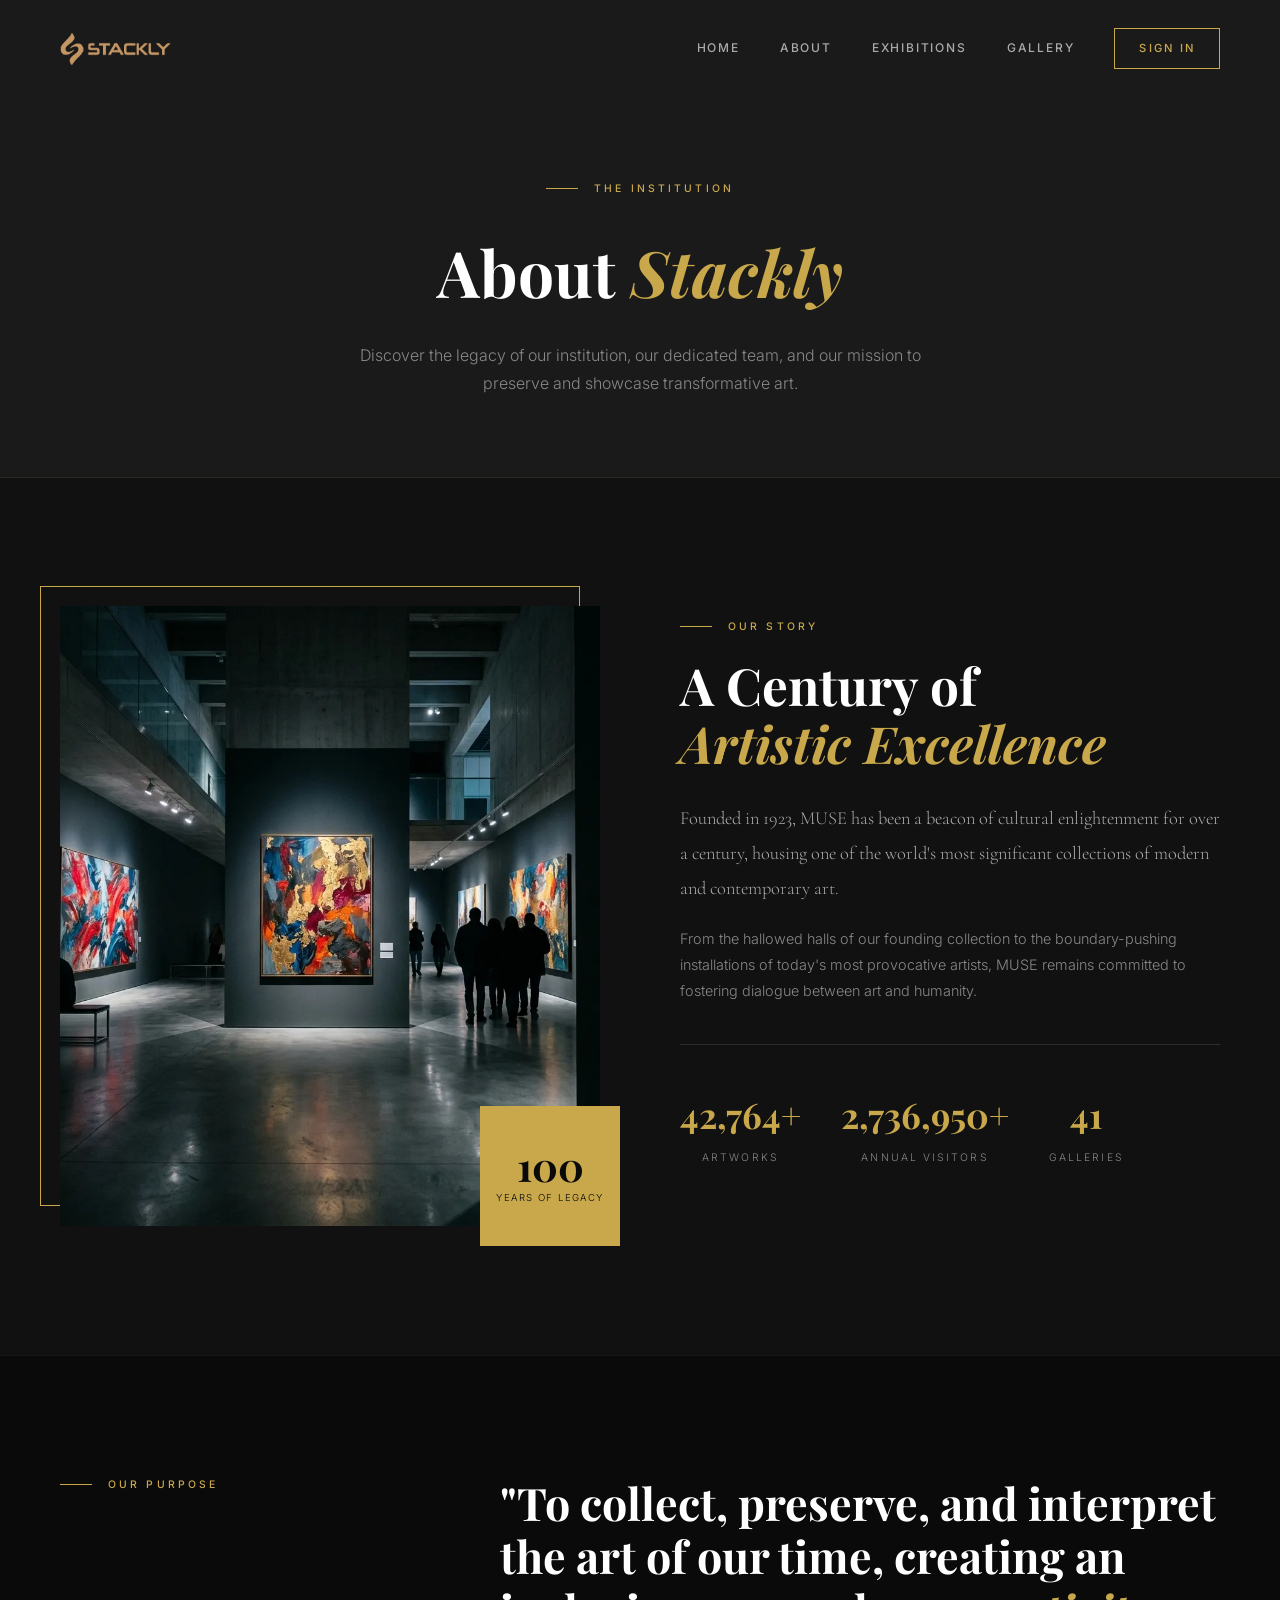
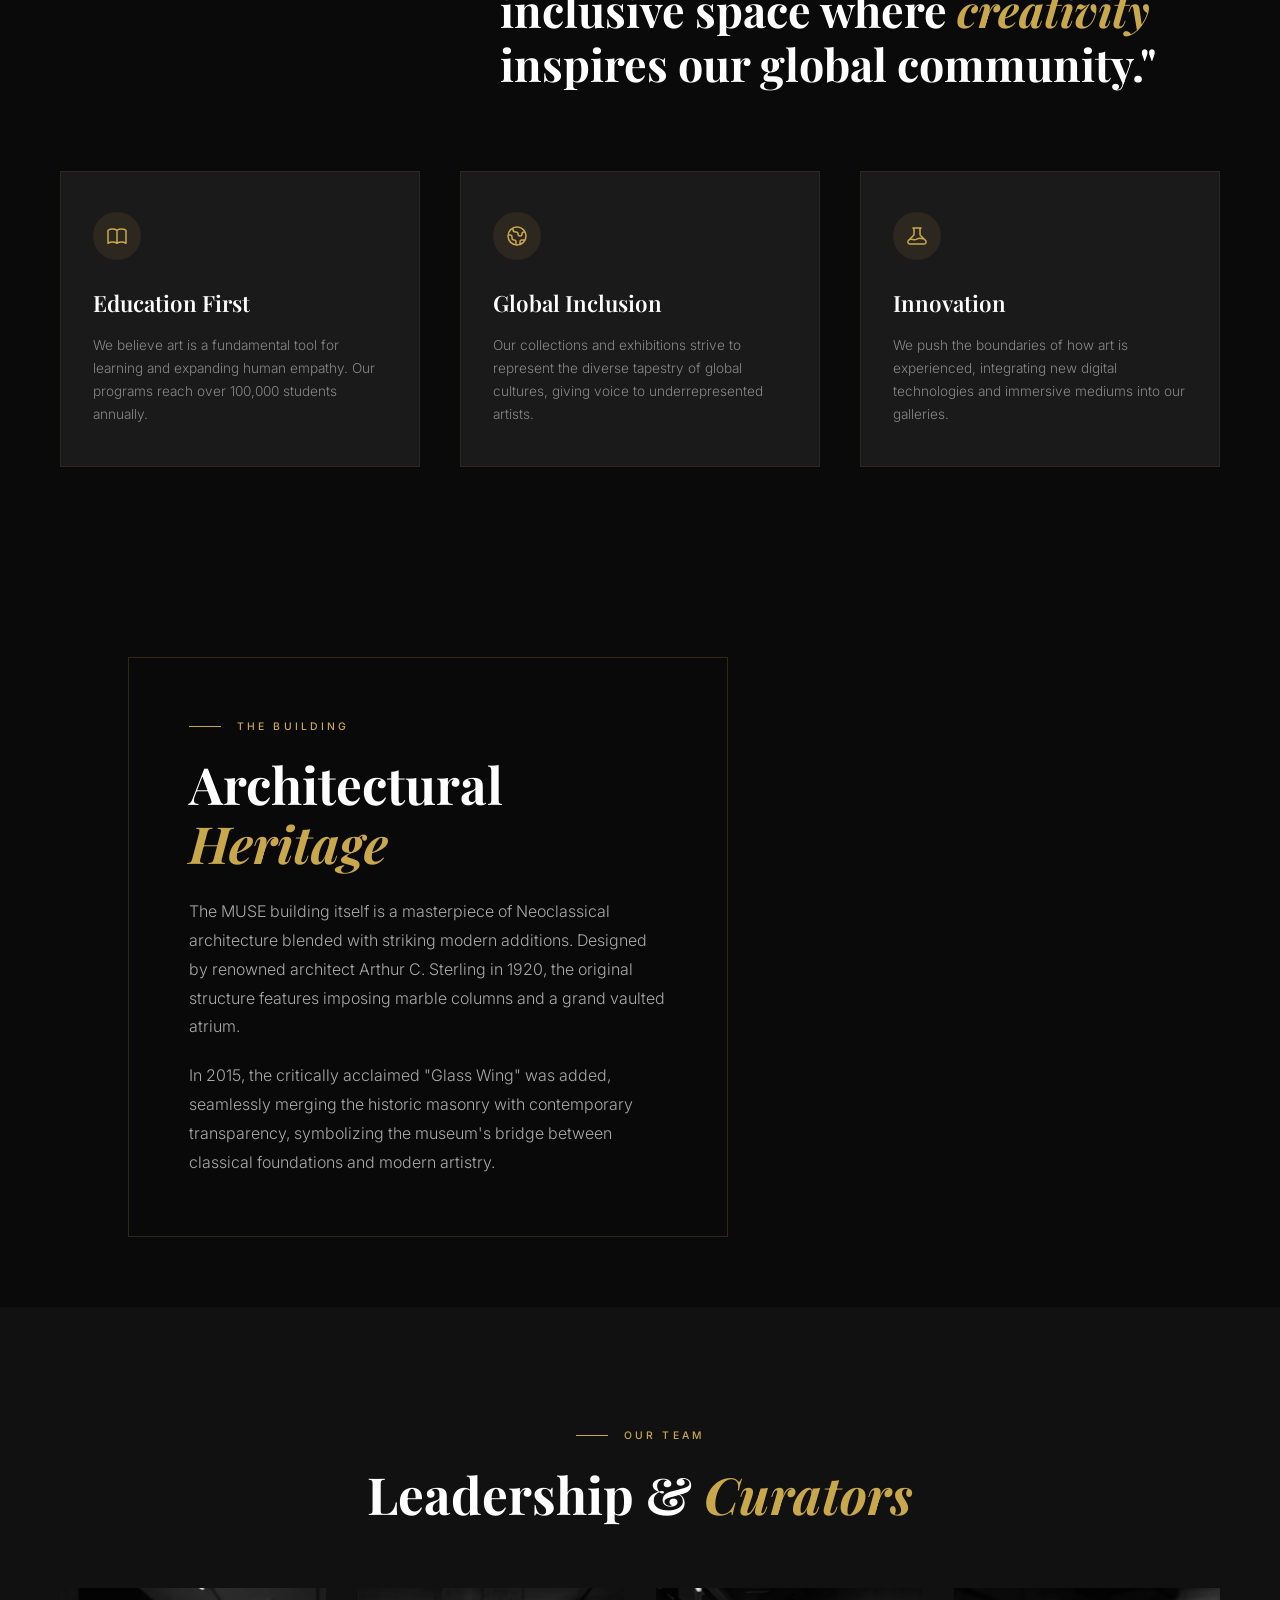
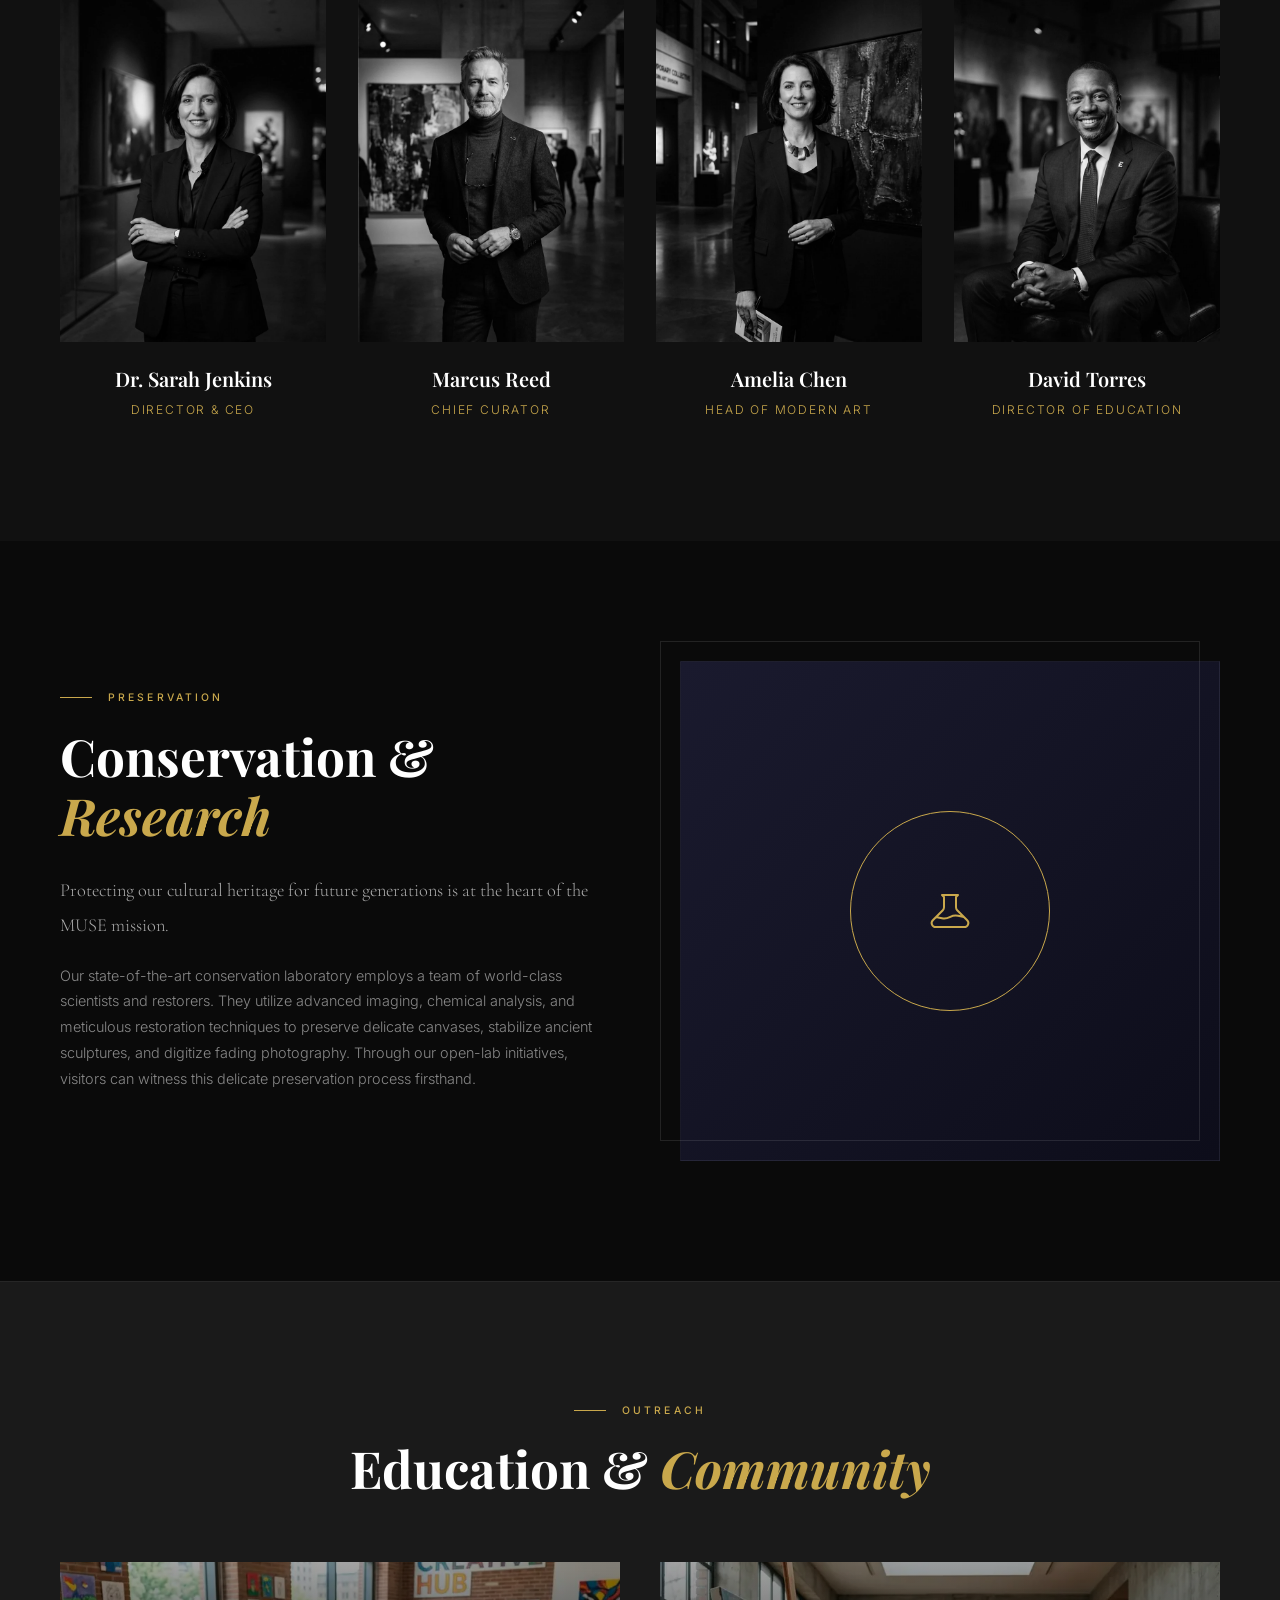
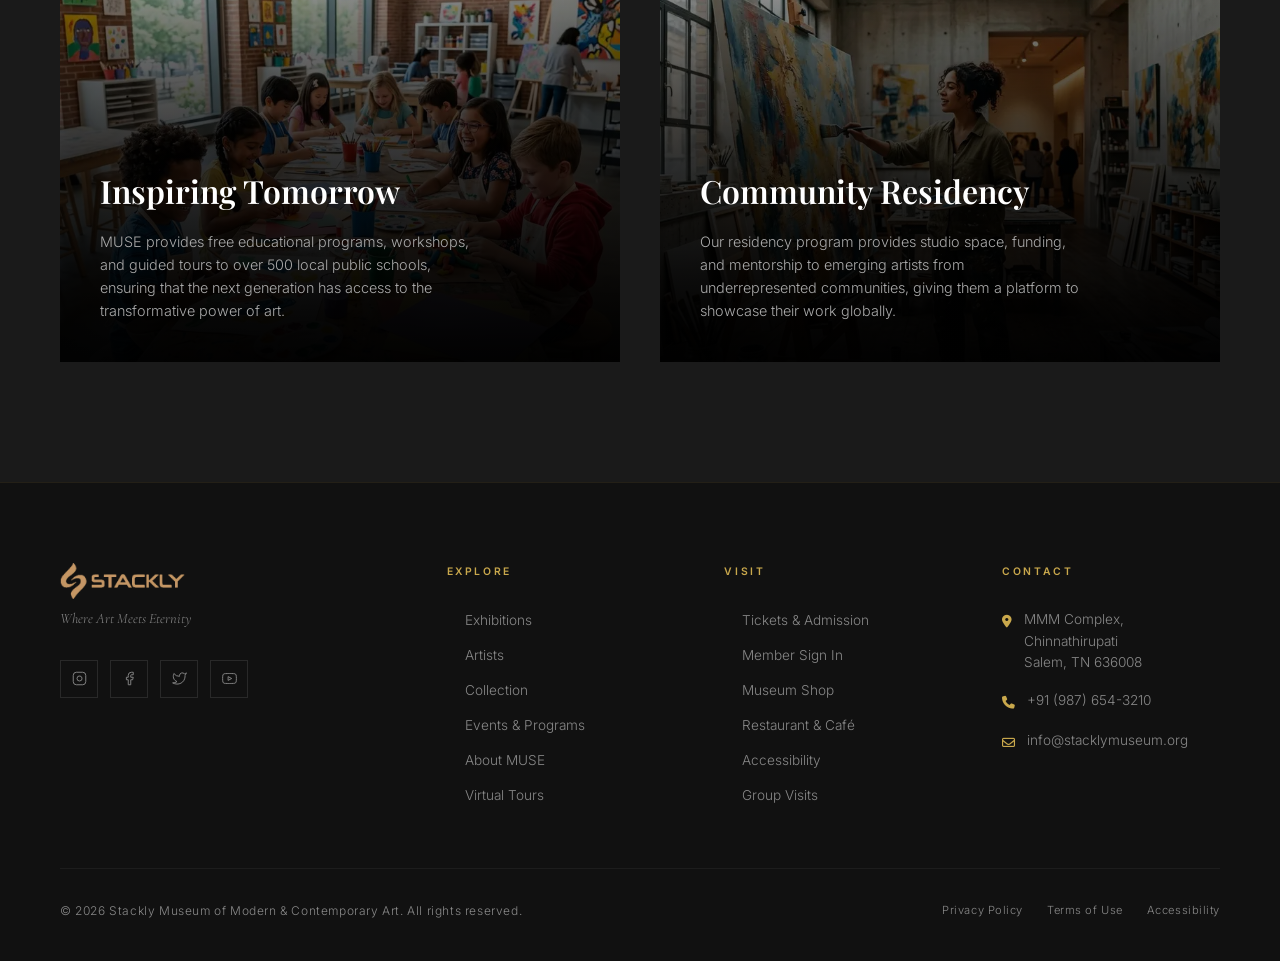
<file: about.html>
<!DOCTYPE html>
<html lang="en">

<head>
  <meta charset="UTF-8">
  <meta name="viewport" content="width=device-width, initial-scale=1.0">
  <title>About — Stackly Museum</title>
  <meta name="description" content="Learn about the history, mission, leadership, and legacy of MUSE Museum.">

  <link rel="stylesheet" href="css/style.css">
  <link rel="stylesheet" href="css/about.css">
  <link rel="icon" type="image/svg+xml"
    href="data:image/svg+xml,<svg xmlns='http://www.w3.org/2000/svg' viewBox='0 0 100 100'><text y='.9em' font-size='90'>🏛</text></svg>">
  <link rel="stylesheet" href="https://cdnjs.cloudflare.com/ajax/libs/font-awesome/6.4.0/css/all.min.css">
</head>

<body>

  <!-- MOBILE MENU -->
  <div class="mobile-menu" id="mobile-menu" role="dialog" aria-label="Mobile navigation">
    <button id="mobile-menu-close" aria-label="Close menu"
      style="position:absolute;top:32px;right:32px;background:none;border:none;color:var(--white);font-size:1.5rem;cursor:pointer;">✕</button>
    <nav class="mobile-menu-links">
      <a href="index.html" class="mobile-menu-link">Home</a>
      <a href="about.html" class="mobile-menu-link">About</a>
      <a href="exhibitions.html" class="mobile-menu-link">Exhibitions</a>
      <a href="gallery.html" class="mobile-menu-link">Gallery</a>
      <a href="index.html#signin" class="mobile-menu-link">Sign In</a>
    </nav>
  </div>

  <!-- NAVIGATION -->
  <header id="navbar" role="banner">
    <a href="index.html" class="nav-logo" aria-label="STACKLY Museum Home"><img src="images/logo.webp" alt="STACKLY"></a>

    <nav class="nav-links" role="navigation" aria-label="Main navigation">
      <a href="index.html">Home</a>
      <a href="about.html" >About</a>
      <a href="exhibitions.html">Exhibitions</a>
      <a href="gallery.html">Gallery</a>
      <a href="index.html#signin" class="nav-cta">Sign In</a>
    </nav>

    <button class="nav-toggle" id="nav-toggle" aria-label="Open menu" aria-expanded="false">
      <span></span><span></span><span></span>
    </button>
  </header>

  <!-- PAGE HERO -->
  <div class="page-hero">
    <div class="section-eyebrow reveal" style="justify-content:center;">
      <div class="section-eyebrow-line"></div>
      <span class="section-eyebrow-text">The Institution</span>
    </div>
    <h1 class="page-hero-title reveal delay-1">About <em>Stackly</em></h1>
    <p class="page-hero-subtitle reveal delay-2">Discover the legacy of our institution, our dedicated team, and our
      mission to preserve and showcase transformative art.</p>
  </div>

  <!-- SECTION 1: ABOUT / OUR STORY -->
  <section id="about">
    <div class="about-grid">
      <div class="about-image-wrapper reveal-left">
        <img src="images/exhibition.webp" alt="MUSE Museum grand exhibition hall" class="about-image" loading="lazy">
        <div class="about-image-frame" aria-hidden="true"></div>
        <div class="about-badge" aria-label="100 years of legacy">
          <div class="about-badge-number">100</div>
          <div class="about-badge-text">Years of Legacy</div>
        </div>
      </div>

      <div class="about-content">
        <div class="section-eyebrow reveal">
          <div class="section-eyebrow-line"></div>
          <span class="section-eyebrow-text">Our Story</span>
        </div>
        <h2 class="section-title reveal delay-1">A Century of<br><em>Artistic Excellence</em></h2>
        <p class="about-description reveal delay-2">
          Founded in 1923, MUSE has been a beacon of cultural enlightenment for over a century, housing one of the
          world's most significant collections of modern and contemporary art.
        </p>
        <p class="about-text reveal delay-3">
          From the hallowed halls of our founding collection to the boundary-pushing installations of today's most
          provocative artists, MUSE remains committed to fostering dialogue between art and humanity.
        </p>
        <div class="about-stats reveal delay-4">
          <div class="about-stat-item">
            <div class="about-stat-number" data-count="50000" data-suffix="+">0</div>
            <div class="about-stat-label">Artworks</div>
          </div>
          <div class="about-stat-item">
            <div class="about-stat-number" data-count="3200000" data-suffix="+">0</div>
            <div class="about-stat-label">Annual Visitors</div>
          </div>
          <div class="about-stat-item">
            <div class="about-stat-number" data-count="48" data-suffix="">0</div>
            <div class="about-stat-label">Galleries</div>
          </div>
        </div>
      </div>
    </div>
  </section>

  <!-- SECTION 2: MISSION & VALUES -->
  <section id="mission">
    <div class="mission-grid">
      <div class="reveal">
        <div class="section-eyebrow">
          <div class="section-eyebrow-line"></div>
          <span class="section-eyebrow-text">Our Purpose</span>
        </div>
      </div>
      <div class="reveal delay-1">
        <h2 class="mission-statement">
          "To collect, preserve, and interpret the art of our time, creating an inclusive space where
          <em>creativity</em> inspires our global community."
        </h2>
      </div>
    </div>

    <div class="values-grid">
      <div class="value-card reveal delay-1">
        <div class="value-icon">
          <svg fill="none" viewBox="0 0 24 24">
            <path stroke-linecap="round" stroke-linejoin="round" stroke-width="1.5"
              d="M12 6.253v13m0-13C10.832 5.477 9.246 5 7.5 5S4.168 5.477 3 6.253v13C4.168 18.477 5.754 18 7.5 18s3.332.477 4.5 1.253m0-13C13.168 5.477 14.754 5 16.5 5c1.747 0 3.332.477 4.5 1.253v13C19.832 18.477 18.247 18 16.5 18c-1.746 0-3.332.477-4.5 1.253">
            </path>
          </svg>
        </div>
        <h3 class="value-title">Education First</h3>
        <p class="value-text">We believe art is a fundamental tool for learning and expanding human empathy. Our
          programs reach over 100,000 students annually.</p>
      </div>

      <div class="value-card reveal delay-2">
        <div class="value-icon">
          <svg fill="none" viewBox="0 0 24 24">
            <path stroke-linecap="round" stroke-linejoin="round" stroke-width="1.5"
              d="M3.055 11H5a2 2 0 012 2v1a2 2 0 002 2 2 2 0 012 2v2.945M8 3.935V5.5A2.5 2.5 0 0010.5 8h.5a2 2 0 012 2 2 2 0 104 0 2 2 0 012-2h1.064M15 20.488V18a2 2 0 012-2h3.064M21 12a9 9 0 11-18 0 9 9 0 0118 0z">
            </path>
          </svg>
        </div>
        <h3 class="value-title">Global Inclusion</h3>
        <p class="value-text">Our collections and exhibitions strive to represent the diverse tapestry of global
          cultures, giving voice to underrepresented artists.</p>
      </div>

      <div class="value-card reveal delay-3">
        <div class="value-icon">
          <svg fill="none" viewBox="0 0 24 24">
            <path stroke-linecap="round" stroke-linejoin="round" stroke-width="1.5"
              d="M19.428 15.428a2 2 0 00-1.022-.547l-2.387-.477a6 6 0 00-3.86.517l-.318.158a6 6 0 01-3.86.517L6.05 15.21a2 2 0 00-1.806.547M8 4h8l-1 1v5.172a2 2 0 00.586 1.414l5 5c1.26 1.26.367 3.414-1.415 3.414H4.828c-1.782 0-2.674-2.154-1.414-3.414l5-5A2 2 0 009 10.172V5L8 4z">
            </path>
          </svg>
        </div>
        <h3 class="value-title">Innovation</h3>
        <p class="value-text">We push the boundaries of how art is experienced, integrating new digital technologies and
          immersive mediums into our galleries.</p>
      </div>
    </div>
  </section>

  <!-- SECTION 3: ARCHITECTURE -->
  <section id="architecture">
    <div class="arch-bg"></div>
    <div class="arch-content reveal">
      <div class="section-eyebrow">
        <div class="section-eyebrow-line"></div>
        <span class="section-eyebrow-text">The Building</span>
      </div>
      <h2 class="section-title" style="margin-bottom: 24px;">Architectural <em>Heritage</em></h2>
      <p style="color: var(--gray-light); line-height: 1.8; margin-bottom: 20px;">
        The MUSE building itself is a masterpiece of Neoclassical architecture blended with striking modern additions.
        Designed by renowned architect Arthur C. Sterling in 1920, the original structure features imposing marble
        columns and a grand vaulted atrium.
      </p>
      <p style="color: var(--gray-light); line-height: 1.8;">
        In 2015, the critically acclaimed "Glass Wing" was added, seamlessly merging the historic masonry with
        contemporary transparency, symbolizing the museum's bridge between classical foundations and modern artistry.
      </p>
    </div>
  </section>

  <!-- SECTION 4: LEADERSHIP & CURATORS -->
  <section id="leadership">
    <div style="text-align: center; margin-bottom: 64px;">
      <div class="section-eyebrow reveal" style="justify-content: center;">
        <div class="section-eyebrow-line"></div>
        <span class="section-eyebrow-text">Our Team</span>
      </div>
      <h2 class="section-title reveal delay-1">Leadership & <em>Curators</em></h2>
    </div>

    <div class="team-grid">
      <div class="team-card reveal delay-1">
        <div class="team-img-wrap">
          <img src="images/sarah.webp" alt="Dr. Sarah Jenkins" style="width:100%; height:100%; object-fit:cover; display:block; border-radius:inherit;" loading="lazy">
        </div>
        <h3 class="team-name">Dr. Sarah Jenkins</h3>
        <p class="team-role">Director & CEO</p>
      </div>

      <div class="team-card reveal delay-2">
        <div class="team-img-wrap">
          <img src="images/marcus.webp" alt="Marcus Reed" style="width:100%; height:100%; object-fit:cover; display:block; border-radius:inherit;" loading="lazy">
        </div>
        <h3 class="team-name">Marcus Reed</h3>
        <p class="team-role">Chief Curator</p>
      </div>

      <div class="team-card reveal delay-3">
        <div class="team-img-wrap">
          <img src="images/amelia.webp" alt="Amelia Chen" style="width:100%; height:100%; object-fit:cover; display:block; border-radius:inherit;" loading="lazy">
        </div>
        <h3 class="team-name">Amelia Chen</h3>
        <p class="team-role">Head of Modern Art</p>
      </div>

      <div class="team-card reveal delay-4">
        <div class="team-img-wrap">
          <img src="images/david.webp" alt="David Torres" style="width:100%; height:100%; object-fit:cover; display:block; border-radius:inherit;" loading="lazy">
        </div>
        <h3 class="team-name">David Torres</h3>
        <p class="team-role">Director of Education</p>
      </div>
    </div>
  </section>

  <!-- SECTION 5: CONSERVATION & RESEARCH -->
  <section id="conservation">
    <div class="conservation-grid">
      <div class="about-content">
        <div class="section-eyebrow reveal">
          <div class="section-eyebrow-line"></div>
          <span class="section-eyebrow-text">Preservation</span>
        </div>
        <h2 class="section-title reveal delay-1">Conservation &<br><em>Research</em></h2>
        <p class="about-description reveal delay-2">
          Protecting our cultural heritage for future generations is at the heart of the MUSE mission.
        </p>
        <p class="about-text reveal delay-3">
          Our state-of-the-art conservation laboratory employs a team of world-class scientists and restorers. They
          utilize advanced imaging, chemical analysis, and meticulous restoration techniques to preserve delicate
          canvases, stabilize ancient sculptures, and digitize fading photography. Through our open-lab initiatives,
          visitors can witness this delicate preservation process firsthand.
        </p>
      </div>

      <div class="about-image-wrapper reveal-right">
        <!-- Using a CSS synthetic image since we are out of generations -->
        <div
          style="width: 100%; height: 500px; background: linear-gradient(135deg, #1a1a2e 0%, #0d0d1a 100%); display: flex; align-items: center; justify-content: center; position: relative; border: 1px solid rgba(255,255,255,0.05);">
          <div
            style="width: 200px; height: 200px; border: 1px solid var(--gold); border-radius: 50%; display: flex; align-items: center; justify-content: center;">
            <svg width="48" height="48" fill="none" stroke="var(--gold)" stroke-width="1" viewBox="0 0 24 24">
              <path stroke-linecap="round" stroke-linejoin="round"
                d="M19.428 15.428a2 2 0 00-1.022-.547l-2.387-.477a6 6 0 00-3.86.517l-.318.158a6 6 0 01-3.86.517L6.05 15.21a2 2 0 00-1.806.547M8 4h8l-1 1v5.172a2 2 0 00.586 1.414l5 5c1.26 1.26.367 3.414-1.415 3.414H4.828c-1.782 0-2.674-2.154-1.414-3.414l5-5A2 2 0 009 10.172V5L8 4z">
              </path>
            </svg>
          </div>
        </div>
        <div class="about-image-frame" aria-hidden="true" style="border-color: rgba(255,255,255,0.1);"></div>
      </div>
    </div>
  </section>

  <!-- SECTION 6: EDUCATION & COMMUNITY -->
  <section id="education">
    <div style="text-align: center; margin-bottom: 64px;">
      <div class="section-eyebrow reveal" style="justify-content: center;">
        <div class="section-eyebrow-line"></div>
        <span class="section-eyebrow-text">Outreach</span>
      </div>
      <h2 class="section-title reveal delay-1">Education & <em>Community</em></h2>
    </div>

    <div class="edu-cards">
      <div class="edu-card reveal delay-1">
        <div class="edu-card-bg" style="background: linear-gradient(to top, rgba(0,0,0,0.9) 0%, rgba(0,0,0,0.2) 100%), url('images/youth_programs.webp') center/cover;"></div>
        <div class="edu-card-content">
          <h3 class="edu-title">Inspiring Tomorrow</h3>
          <p class="edu-text">MUSE provides free educational programs, workshops, and guided tours to over 500 local
            public schools, ensuring that the next generation has access to the transformative power of art.</p>
        </div>
      </div>

      <div class="edu-card reveal delay-2">
        <div class="edu-card-bg" style="background: linear-gradient(to top, rgba(0,0,0,0.9) 0%, rgba(0,0,0,0.2) 100%), url('images/local_artists.webp') center/cover;"></div>
        <div class="edu-card-content">
          <h3 class="edu-title">Community Residency</h3>
          <p class="edu-text">Our residency program provides studio space, funding, and mentorship to emerging artists
            from underrepresented communities, giving them a platform to showcase their work globally.</p>
        </div>
      </div>
    </div>
  </section>

  <!-- FOOTER -->
  <footer role="contentinfo">
    <div class="footer-grid">

      <!-- Brand -->
      <div>
        <div class="footer-brand-name"><img src="images/logo.webp" alt="STACKLY"></div>
        <p class="footer-tagline">Where Art Meets Eternity</p>
        <div class="footer-social" aria-label="Social media links">
          <a href="404.html" class="footer-social-link" aria-label="Stackly on Instagram">
            <svg width="15" height="15" fill="none" stroke="currentColor" stroke-width="1.5" viewBox="0 0 24 24" aria-hidden="true">
              <rect x="2" y="2" width="20" height="20" rx="5" ry="5" />
              <path d="M16 11.37A4 4 0 1112.63 8 4 4 0 0116 11.37z" />
              <line x1="17.5" y1="6.5" x2="17.51" y2="6.5" />
            </svg>
          </a>
          <a href="404.html" class="footer-social-link" aria-label="Stackly on Facebook">
            <svg width="15" height="15" fill="none" stroke="currentColor" stroke-width="1.5" viewBox="0 0 24 24" aria-hidden="true">
              <path d="M18 2h-3a5 5 0 00-5 5v3H7v4h3v8h4v-8h3l1-4h-4V7a1 1 0 011-1h3z" />
            </svg>
          </a>
          <a href="404.html" class="footer-social-link" aria-label="Stackly on Twitter">
            <svg width="15" height="15" fill="none" stroke="currentColor" stroke-width="1.5" viewBox="0 0 24 24" aria-hidden="true">
              <path d="M23 3a10.9 10.9 0 01-3.14 1.53 4.48 4.48 0 00-7.86 3v1A10.66 10.66 0 013 4s-4 9 5 13a11.64 11.64 0 01-7 2c9 5 20 0 20-11.5a4.5 4.5 0 00-.08-.83A7.72 7.72 0 0023 3z" />
            </svg>
          </a>
          <a href="404.html" class="footer-social-link" aria-label="Stackly on YouTube">
            <svg width="15" height="15" fill="none" stroke="currentColor" stroke-width="1.5" viewBox="0 0 24 24" aria-hidden="true">
              <path d="M22.54 6.42a2.78 2.78 0 00-1.95-1.96C18.88 4 12 4 12 4s-6.88 0-8.59.46a2.78 2.78 0 00-1.95 1.96A29 29 0 001 12a29 29 0 00.46 5.58A2.78 2.78 0 003.41 19.6C5.12 20 12 20 12 20s6.88 0 8.59-.46a2.78 2.78 0 001.95-1.95A29 29 0 0023 12a29 29 0 00-.46-5.58z" />
              <polygon points="9.75 15.02 15.5 12 9.75 8.98 9.75 15.02" />
            </svg>
          </a>
        </div>
      </div>

      <!-- Explore -->
      <div>
        <h3 class="footer-col-title">Explore</h3>
        <ul class="footer-links">
          <li><a href="404.html" class="footer-link">Exhibitions</a></li>
          <li><a href="404.html" class="footer-link">Artists</a></li>
          <li><a href="404.html" class="footer-link">Collection</a></li>
          <li><a href="404.html" class="footer-link">Events &amp; Programs</a></li>
          <li><a href="404.html" class="footer-link">About MUSE</a></li>
          <li><a href="404.html" class="footer-link">Virtual Tours</a></li>
        </ul>
      </div>

      <!-- Visit -->
      <div>
        <h3 class="footer-col-title">Visit</h3>
        <ul class="footer-links">
          <li><a href="404.html" class="footer-link">Tickets &amp; Admission</a></li>
          <li><a href="404.html" class="footer-link">Member Sign In</a></li>
          <li><a href="404.html" class="footer-link">Museum Shop</a></li>
          <li><a href="404.html" class="footer-link">Restaurant &amp; Café</a></li>
          <li><a href="404.html" class="footer-link">Accessibility</a></li>
          <li><a href="404.html" class="footer-link">Group Visits</a></li>
        </ul>
      </div>

      <!-- Contact -->
      <div>
        <h3 class="footer-col-title">Contact</h3>
        <div class="footer-contact-item">
          <span class="footer-contact-icon"><i class="fa-solid fa-location-dot" style="color: var(--gold);"></i></span>
          <span class="footer-contact-text">MMM Complex, Chinnathirupati<br>Salem, TN 636008</span>
        </div>
        <div class="footer-contact-item">
          <span class="footer-contact-icon"><i class="fa-solid fa-phone" style="color: var(--gold);"></i></span>
          <span class="footer-contact-text">+91 (987) 654-3210</span>
        </div>
        <div class="footer-contact-item">
          <span class="footer-contact-icon"><i class="fa-regular fa-envelope" style="color: var(--gold);"></i></span>
          <span class="footer-contact-text">info@stacklymuseum.org</span>
        </div>
      </div>

    </div>

    <div class="footer-bottom">
      <p class="footer-copyright">© 2026 Stackly Museum of Modern &amp; Contemporary Art. All rights reserved.</p>
      <div class="footer-bottom-links">
        <a href="404.html" class="footer-bottom-link">Privacy Policy</a>
        <a href="404.html" class="footer-bottom-link">Terms of Use</a>
        <a href="404.html" class="footer-bottom-link">Accessibility</a>
      </div>
    </div>
  </footer>

  <script src="js/main.js"></script>
</body>

</html>
</file>
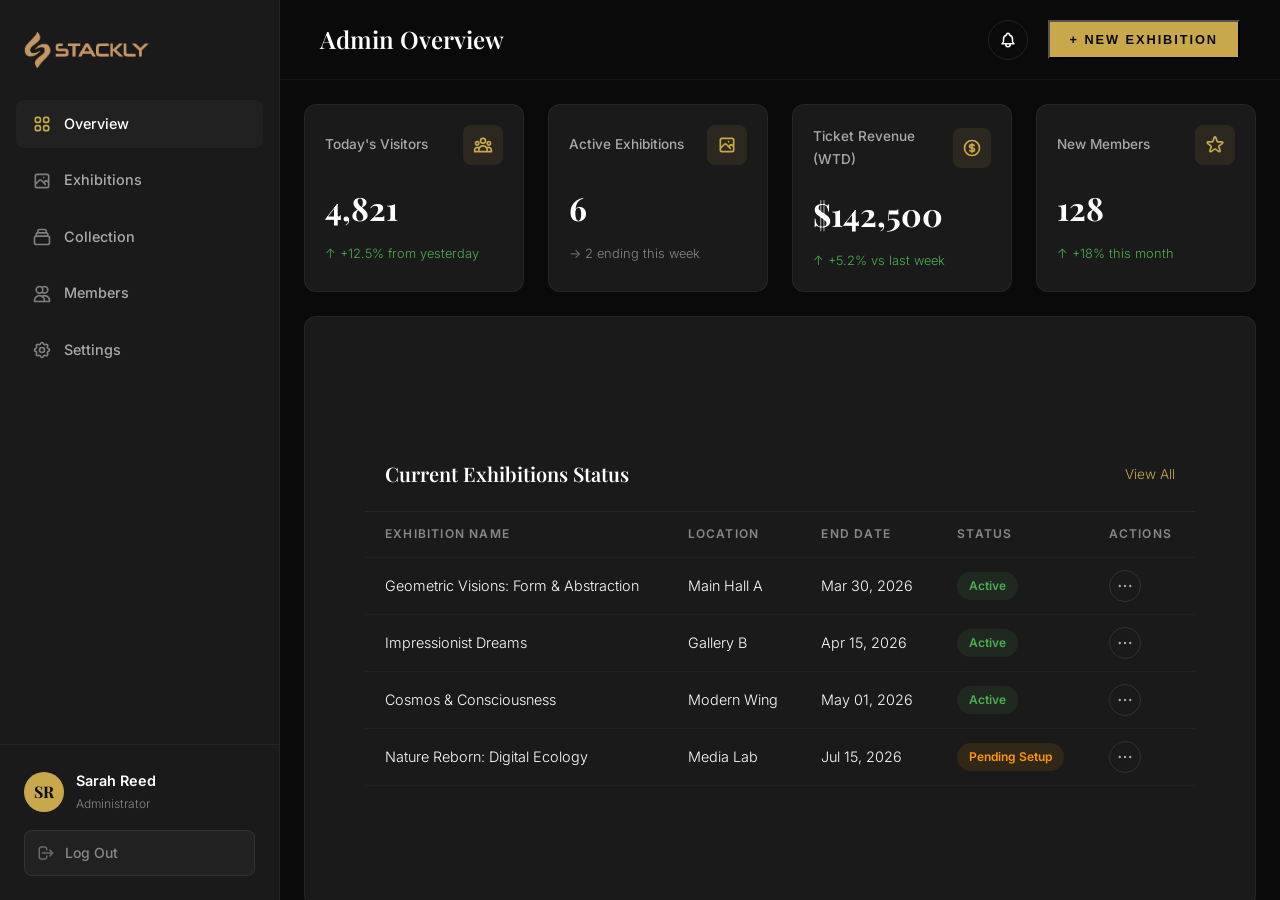
<file: admin-dashboard.html>
<!DOCTYPE html>
<html lang="en">

<head>
  <meta charset="UTF-8">
  <meta name="viewport" content="width=device-width, initial-scale=1.0">
  <title>Admin Dashboard — Stackly Museum</title>

  <link rel="stylesheet" href="css/style.css">
  <link rel="stylesheet" href="css/dashboard.css">
  <link rel="icon" type="image/svg+xml"
    href="data:image/svg+xml,<svg xmlns='http://www.w3.org/2000/svg' viewBox='0 0 100 100'><text y='.9em' font-size='90'>🏛</text></svg>">
  <link rel="stylesheet" href="https://cdnjs.cloudflare.com/ajax/libs/font-awesome/6.4.0/css/all.min.css">
</head>

<body class="dashboard-body">

  <div class="dashboard-layout">
    <div class="sidebar-overlay"></div>

    <!-- SIDEBAR -->
    <aside class="sidebar">
      <div class="sidebar-header">
        <a href="index.html" class="sidebar-logo">
          <img src="images/logo.webp" alt="STACKLY">
        </a>
      </div>

      <nav class="sidebar-nav">
        <a href="404.html" class="nav-item active">
          <svg fill="none" stroke="currentColor" viewBox="0 0 24 24">
            <path stroke-linecap="round" stroke-linejoin="round" stroke-width="2"
              d="M4 6a2 2 0 012-2h2a2 2 0 012 2v2a2 2 0 01-2 2H6a2 2 0 01-2-2V6zm10 0a2 2 0 012-2h2a2 2 0 012 2v2a2 2 0 01-2 2h-2a2 2 0 01-2-2V6zM4 16a2 2 0 012-2h2a2 2 0 012 2v2a2 2 0 01-2 2H6a2 2 0 01-2-2v-2zm10 0a2 2 0 012-2h2a2 2 0 012 2v2a2 2 0 01-2 2h-2a2 2 0 01-2-2v-2z">
            </path>
          </svg>
          Overview
        </a>
        <a href="404.html" class="nav-item">
          <svg fill="none" stroke="currentColor" viewBox="0 0 24 24">
            <path stroke-linecap="round" stroke-linejoin="round" stroke-width="2"
              d="M4 16l4.586-4.586a2 2 0 012.828 0L16 16m-2-2l1.586-1.586a2 2 0 012.828 0L20 14m-6-6h.01M6 20h12a2 2 0 002-2V6a2 2 0 00-2-2H6a2 2 0 00-2 2v12a2 2 0 002 2z">
            </path>
          </svg>
          Exhibitions
        </a>
        <a href="404.html" class="nav-item">
          <svg fill="none" stroke="currentColor" viewBox="0 0 24 24">
            <path stroke-linecap="round" stroke-linejoin="round" stroke-width="2"
              d="M19 11H5m14 0a2 2 0 012 2v6a2 2 0 01-2 2H5a2 2 0 01-2-2v-6a2 2 0 012-2m14 0V9a2 2 0 00-2-2M5 11V9a2 2 0 012-2m0 0V5a2 2 0 012-2h6a2 2 0 012 2v2M7 7h10">
            </path>
          </svg>
          Collection
        </a>
        <a href="404.html" class="nav-item">
          <svg fill="none" stroke="currentColor" viewBox="0 0 24 24">
            <path stroke-linecap="round" stroke-linejoin="round" stroke-width="2"
              d="M12 4.354a4 4 0 110 5.292M15 21H3v-1a6 6 0 0112 0v1zm0 0h6v-1a6 6 0 00-9-5.197M13 7a4 4 0 11-8 0 4 4 0 018 0z">
            </path>
          </svg>
          Members
        </a>
        <a href="404.html" class="nav-item">
          <svg fill="none" stroke="currentColor" viewBox="0 0 24 24">
            <path stroke-linecap="round" stroke-linejoin="round" stroke-width="2"
              d="M10.325 4.317c.426-1.756 2.924-1.756 3.35 0a1.724 1.724 0 002.573 1.066c1.543-.94 3.31.826 2.37 2.37a1.724 1.724 0 001.065 2.572c1.756.426 1.756 2.924 0 3.35a1.724 1.724 0 00-1.066 2.573c.94 1.543-.826 3.31-2.37 2.37a1.724 1.724 0 00-2.572 1.065c-.426 1.756-2.924 1.756-3.35 0a1.724 1.724 0 00-2.573-1.066c-1.543.94-3.31-.826-2.37-2.37a1.724 1.724 0 00-1.065-2.572c-1.756-.426-1.756-2.924 0-3.35a1.724 1.724 0 001.066-2.573c-.94-1.543.826-3.31 2.37-2.37.996.608 2.296.07 2.572-1.065z">
            </path>
            <path stroke-linecap="round" stroke-linejoin="round" stroke-width="2" d="M15 12a3 3 0 11-6 0 3 3 0 016 0z">
            </path>
          </svg>
          Settings
        </a>
      </nav>

      <div class="sidebar-footer">
        <div class="user-profile">
          <div class="user-avatar">SR</div>
          <div class="user-info">
            <span class="user-name">Sarah Reed</span>
            <span class="user-role">Administrator</span>
          </div>
        </div>
        <a href="index.html" id="admin-logout-btn" class="logout-btn" aria-label="Log out">
          <svg fill="none" stroke="currentColor" stroke-width="2" viewBox="0 0 24 24" width="18" height="18">
            <path stroke-linecap="round" stroke-linejoin="round" d="M17 16l4-4m0 0l-4-4m4 4H7m6 4v1a3 3 0 01-3 3H6a3 3 0 01-3-3V7a3 3 0 013-3h4a3 3 0 013 3v1"/>
          </svg>
          Log Out
        </a>
      </div>
    </aside>

    <!-- MAIN CONTENT -->
    <main class="main-wrapper">

      <!-- TOP HEADER -->
      <header class="top-header">
        <div style="display:flex; align-items:center; gap:16px;">
          <button class="mobile-sidebar-toggle">
            <svg width="24" height="24" fill="none" stroke="currentColor" stroke-width="2" viewBox="0 0 24 24">
              <path d="M4 6h16M4 12h16M4 18h16"></path>
            </svg>
          </button>
          <h1 class="page-title">Admin Overview</h1>
        </div>

        <div class="header-actions">
          <button class="action-btn" aria-label="Notifications">
            <svg fill="none" stroke="currentColor" stroke-width="2" viewBox="0 0 24 24">
              <path stroke-linecap="round" stroke-linejoin="round"
                d="M15 17h5l-1.405-1.405A2.032 2.032 0 0118 14.158V11a6.002 6.002 0 00-4-5.659V5a2 2 0 10-4 0v.341C7.67 6.165 6 8.388 6 11v3.159c0 .538-.214 1.055-.595 1.436L4 17h5m6 0v1a3 3 0 11-6 0v-1m6 0H9">
              </path>
            </svg>
          </button>
          <button class="btn-primary" onclick="window.location.href='404.html'" style="padding: 10px 20px; font-size: 0.8rem;">+ New Exhibition</button>
        </div>
      </header>

      <!-- SCROLLABLE CONTENT -->
      <div class="dashboard-content">
<div class="dashboard-tab-pane" style="display:block;">

        <!-- METRICS -->
        <div class="metrics-grid">
          <div class="metric-card">
            <div class="metric-header">
              <span class="metric-title">Today's Visitors</span>
              <div class="metric-icon"><svg fill="none" stroke="currentColor" stroke-width="2" viewBox="0 0 24 24">
                  <path stroke-linecap="round" stroke-linejoin="round"
                    d="M17 20h5v-2a3 3 0 00-5.356-1.857M17 20H7m10 0v-2c0-.656-.126-1.283-.356-1.857M7 20H2v-2a3 3 0 015.356-1.857M7 20v-2c0-.656.126-1.283.356-1.857m0 0a5.002 5.002 0 019.288 0M15 7a3 3 0 11-6 0 3 3 0 016 0zm6 3a2 2 0 11-4 0 2 2 0 014 0zM7 10a2 2 0 11-4 0 2 2 0 014 0z">
                  </path>
                </svg></div>
            </div>
            <div class="metric-value">4,821</div>
            <div class="metric-trend trend-up">↑ +12.5% from yesterday</div>
          </div>

          <div class="metric-card">
            <div class="metric-header">
              <span class="metric-title">Active Exhibitions</span>
              <div class="metric-icon"><svg fill="none" stroke="currentColor" stroke-width="2" viewBox="0 0 24 24">
                  <path stroke-linecap="round" stroke-linejoin="round"
                    d="M4 16l4.586-4.586a2 2 0 012.828 0L16 16m-2-2l1.586-1.586a2 2 0 012.828 0L20 14m-6-6h.01M6 20h12a2 2 0 002-2V6a2 2 0 00-2-2H6a2 2 0 00-2 2v12a2 2 0 002 2z">
                  </path>
                </svg></div>
            </div>
            <div class="metric-value">6</div>
            <div class="metric-trend trend-neutral">→ 2 ending this week</div>
          </div>

          <div class="metric-card">
            <div class="metric-header">
              <span class="metric-title">Ticket Revenue (WTD)</span>
              <div class="metric-icon"><svg fill="none" stroke="currentColor" stroke-width="2" viewBox="0 0 24 24">
                  <path stroke-linecap="round" stroke-linejoin="round"
                    d="M12 8c-1.657 0-3 .895-3 2s1.343 2 3 2 3 .895 3 2-1.343 2-3 2m0-8c1.11 0 2.08.402 2.599 1M12 8V7m0 1v8m0 0v1m0-1c-1.11 0-2.08-.402-2.599-1M21 12a9 9 0 11-18 0 9 9 0 0118 0z">
                  </path>
                </svg></div>
            </div>
            <div class="metric-value">$142,500</div>
            <div class="metric-trend trend-up">↑ +5.2% vs last week</div>
          </div>

          <div class="metric-card">
            <div class="metric-header">
              <span class="metric-title">New Members</span>
              <div class="metric-icon"><svg fill="none" stroke="currentColor" stroke-width="2" viewBox="0 0 24 24">
                  <path stroke-linecap="round" stroke-linejoin="round"
                    d="M11.049 2.927c.3-.921 1.603-.921 1.902 0l1.519 4.674a1 1 0 00.95.69h4.915c.969 0 1.371 1.24.588 1.81l-3.976 2.888a1 1 0 00-.363 1.118l1.518 4.674c.3.922-.755 1.688-1.538 1.118l-3.976-2.888a1 1 0 00-1.176 0l-3.976 2.888c-.783.57-1.838-.197-1.538-1.118l1.518-4.674a1 1 0 00-.363-1.118l-3.976-2.888c-.784-.57-.38-1.81.588-1.81h4.914a1 1 0 00.951-.69l1.519-4.674z">
                  </path>
                </svg></div>
            </div>
            <div class="metric-value">128</div>
            <div class="metric-trend trend-up">↑ +18% this month</div>
          </div>
        </div>

        <!-- TABLE -->
        <section class="data-section">
          <div class="data-section-header">
            <h2 class="data-section-title">Current Exhibitions Status</h2>
            <a href="404.html" style="color:var(--gold); font-size:0.85rem; text-decoration:none;">View All</a>
          </div>
          <table class="dashboard-table">
            <thead>
              <tr>
                <th>Exhibition Name</th>
                <th>Location</th>
                <th>End Date</th>
                <th>Status</th>
                <th>Actions</th>
              </tr>
            </thead>
            <tbody>
              <tr>
                <td>Geometric Visions: Form &amp; Abstraction</td>
                <td>Main Hall A</td>
                <td>Mar 30, 2026</td>
                <td><span class="status-badge status-active">Active</span></td>
                <td><button class="action-btn" onclick="window.location.href='404.html'" style="width:32px;height:32px;"><svg viewBox="0 0 24 24" fill="none"
                      stroke="currentColor">
                      <circle cx="12" cy="12" r="1"></circle>
                      <circle cx="19" cy="12" r="1"></circle>
                      <circle cx="5" cy="12" r="1"></circle>
                    </svg></button></td>
              </tr>
              <tr>
                <td>Impressionist Dreams</td>
                <td>Gallery B</td>
                <td>Apr 15, 2026</td>
                <td><span class="status-badge status-active">Active</span></td>
                <td><button class="action-btn" onclick="window.location.href='404.html'" style="width:32px;height:32px;"><svg viewBox="0 0 24 24" fill="none"
                      stroke="currentColor">
                      <circle cx="12" cy="12" r="1"></circle>
                      <circle cx="19" cy="12" r="1"></circle>
                      <circle cx="5" cy="12" r="1"></circle>
                    </svg></button></td>
              </tr>
              <tr>
                <td>Cosmos &amp; Consciousness</td>
                <td>Modern Wing</td>
                <td>May 01, 2026</td>
                <td><span class="status-badge status-active">Active</span></td>
                <td><button class="action-btn" onclick="window.location.href='404.html'" style="width:32px;height:32px;"><svg viewBox="0 0 24 24" fill="none"
                      stroke="currentColor">
                      <circle cx="12" cy="12" r="1"></circle>
                      <circle cx="19" cy="12" r="1"></circle>
                      <circle cx="5" cy="12" r="1"></circle>
                    </svg></button></td>
              </tr>
              <tr>
                <td>Nature Reborn: Digital Ecology</td>
                <td>Media Lab</td>
                <td>Jul 15, 2026</td>
                <td><span class="status-badge status-pending">Pending Setup</span></td>
                <td><button class="action-btn" onclick="window.location.href='404.html'" style="width:32px;height:32px;"><svg viewBox="0 0 24 24" fill="none"
                      stroke="currentColor">
                      <circle cx="12" cy="12" r="1"></circle>
                      <circle cx="19" cy="12" r="1"></circle>
                      <circle cx="5" cy="12" r="1"></circle>
                    </svg></button></td>
              </tr>
            </tbody>
          </table>
        </section>

      </div>

<div class="dashboard-tab-pane" style="display:none;">

      <div class="data-section" style="margin-bottom: 2rem;">
        <div class="data-section-header">
          <h2 class="data-section-title">Active Exhibitions</h2>
          <button class="btn-primary" onclick="window.location.href='404.html'" style="padding: 6px 12px; font-size: 0.8rem;">+ Add New</button>
        </div>
        <table class="dashboard-table">
          <thead>
            <tr><th>Exhibition Name</th><th>Curator</th><th>Status</th><th>Actions</th></tr>
          </thead>
          <tbody>
            <tr><td>Geometric Visions</td><td>Sarah Jenkins</td><td><span class="status-badge status-active">Active</span></td><td><a href="404.html" style="color:var(--gold);">Edit</a></td></tr>
            <tr><td>Impressionist Dreams</td><td>Michael Chen</td><td><span class="status-badge status-active">Active</span></td><td><a href="404.html" style="color:var(--gold);">Edit</a></td></tr>
          </tbody>
        </table>
      </div>

      <div class="data-section">
        <div class="data-section-header">
          <h2 class="data-section-title">Upcoming &amp; Past Exhibitions</h2>
        </div>
        <table class="dashboard-table">
          <thead>
            <tr><th>Exhibition Name</th><th>Date</th><th>Status</th><th>Actions</th></tr>
          </thead>
          <tbody>
            <tr><td>Digital Horizons</td><td>Oct 2026</td><td><span class="status-badge status-pending" style="background: rgba(255, 152, 0, 0.1); color: #FF9800; border-color: rgba(255, 152, 0, 0.2);">Upcoming</span></td><td><a href="404.html" style="color:var(--gold);">Edit</a></td></tr>
            <tr><td>Renaissance Revival</td><td>Feb 2025</td><td><span class="status-badge" style="background: rgba(158, 158, 158, 0.1); color: #9E9E9E; border-color: rgba(158, 158, 158, 0.2);">Archived</span></td><td><a href="404.html" style="color:var(--gold);">View</a></td></tr>
          </tbody>
        </table>
      </div>
    
</div>

<div class="dashboard-tab-pane" style="display:none;">

      <div class="data-section" style="margin-bottom: 2rem;">
        <div class="data-section-header">
          <h2 class="data-section-title">Featured Artworks</h2>
          <button class="btn-primary" onclick="window.location.href='404.html'" style="padding: 6px 12px; font-size: 0.8rem;">+ Add Artwork</button>
        </div>
        <div style="display: grid; grid-template-columns: repeat(auto-fill, minmax(200px, 1fr)); gap: 16px; margin-top: 1rem;">
          <div style="background: rgba(255,255,255,0.02); border: 1px solid rgba(255,255,255,0.05); border-radius: 8px; padding: 16px;">
            <div style="height: 120px; background: #333; border-radius: 4px; margin-bottom: 12px;"></div>
            <h3 style="font-size: 1rem; margin-bottom: 4px;">Starry Night</h3>
            <p style="font-size: 0.8rem; color: #888;">Vincent van Gogh, 1889</p>
          </div>
          <div style="background: rgba(255,255,255,0.02); border: 1px solid rgba(255,255,255,0.05); border-radius: 8px; padding: 16px;">
            <div style="height: 120px; background: #333; border-radius: 4px; margin-bottom: 12px;"></div>
            <h3 style="font-size: 1rem; margin-bottom: 4px;">The Persistence of Memory</h3>
            <p style="font-size: 0.8rem; color: #888;">Salvador Dalí, 1931</p>
          </div>
        </div>
      </div>

      <div class="data-section">
        <div class="data-section-header">
          <h2 class="data-section-title">Archived Collection</h2>
        </div>
        <table class="dashboard-table" style="margin-top: 1rem;">
          <thead>
            <tr>
              <th>Artwork Name</th>
              <th>Artist</th>
              <th>Acquisition Year</th>
              <th>Location</th>
            </tr>
          </thead>
          <tbody>
            <tr>
              <td>Bronze Figurine</td>
              <td>Unknown</td>
              <td>1998</td>
              <td>Storage Vault B</td>
            </tr>
            <tr>
              <td>Ceramic Vase</td>
              <td>Ming Dynasty</td>
              <td>2005</td>
              <td>Conservation Lab</td>
            </tr>
          </tbody>
        </table>
      </div>
    
</div>

<div class="dashboard-tab-pane" style="display:none;">

      <div class="data-section" style="margin-bottom: 2rem;">
        <div class="data-section-header">
          <h2 class="data-section-title">Membership Insights</h2>
        </div>
        <div style="display: grid; grid-template-columns: repeat(auto-fit, minmax(150px, 1fr)); gap: 16px; padding: 20px;">
          <div style="background: rgba(255,255,255,0.02); border: 1px solid rgba(255,255,255,0.05); border-radius: 8px; padding: 16px; text-align: center;">
            <h3 style="font-size: 2rem; color: var(--gold); margin-bottom: 4px;">1,248</h3>
            <p style="font-size: 0.85rem; color: #888;">Total Active Members</p>
          </div>
          <div style="background: rgba(255,255,255,0.02); border: 1px solid rgba(255,255,255,0.05); border-radius: 8px; padding: 16px; text-align: center;">
            <h3 style="font-size: 2rem; color: var(--gold); margin-bottom: 4px;">+12%</h3>
            <p style="font-size: 0.85rem; color: #888;">Growth This Month</p>
          </div>
          <div style="background: rgba(255,255,255,0.02); border: 1px solid rgba(255,255,255,0.05); border-radius: 8px; padding: 16px; text-align: center;">
            <h3 style="font-size: 2rem; color: var(--gold); margin-bottom: 4px;">45</h3>
            <p style="font-size: 0.85rem; color: #888;">Pending Renewals</p>
          </div>
          <div style="background: rgba(255,255,255,0.02); border: 1px solid rgba(255,255,255,0.05); border-radius: 8px; padding: 16px; text-align: center;">
            <h3 style="font-size: 2rem; color: var(--gold); margin-bottom: 4px;">$24k</h3>
            <p style="font-size: 0.85rem; color: #888;">Monthly Revenue</p>
          </div>
        </div>
      </div>

      <div class="data-section" style="margin-bottom: 2rem;">
        <div class="data-section-header">
          <h2 class="data-section-title">Premium Members</h2>
          <button class="btn-primary" onclick="window.location.href='404.html'" style="padding: 6px 12px; font-size: 0.8rem;">Export List</button>
        </div>
        <table class="dashboard-table">
          <thead>
            <tr><th>Name</th><th>Email</th><th>Join Date</th><th>Status</th></tr>
          </thead>
          <tbody>
            <tr><td>Jane Doe</td><td>jane@example.com</td><td>Jan 12, 2026</td><td><span class="status-badge status-active">Active</span></td></tr>
            <tr><td>Alice Johnson</td><td>alice@example.com</td><td>Mar 20, 2026</td><td><span class="status-badge status-active">Active</span></td></tr>
            <tr><td>Michael Chang</td><td>michael.c@example.com</td><td>Apr 02, 2026</td><td><span class="status-badge status-active">Active</span></td></tr>
            <tr><td>Sarah Williams</td><td>swilliams@example.com</td><td>May 15, 2026</td><td><span class="status-badge status-pending">Renewing</span></td></tr>
            <tr><td>David Miller</td><td>davidm@example.com</td><td>May 28, 2026</td><td><span class="status-badge status-active">Active</span></td></tr>
          </tbody>
        </table>
      </div>

      <div class="data-section" style="margin-bottom: 2rem;">
        <div class="data-section-header">
          <h2 class="data-section-title">Basic Members</h2>
        </div>
        <table class="dashboard-table">
          <thead>
            <tr><th>Name</th><th>Email</th><th>Join Date</th><th>Actions</th></tr>
          </thead>
          <tbody>
            <tr><td>John Smith</td><td>john@example.com</td><td>Feb 05, 2026</td><td><a href="404.html" style="color:var(--gold);">Upgrade</a></td></tr>
            <tr><td>Robert Paulson</td><td>robert@example.com</td><td>Apr 14, 2026</td><td><a href="404.html" style="color:var(--gold);">Upgrade</a></td></tr>
            <tr><td>Emily Davis</td><td>emily.d@example.com</td><td>Jun 01, 2026</td><td><a href="404.html" style="color:var(--gold);">Upgrade</a></td></tr>
            <tr><td>James Wilson</td><td>jwilson@example.com</td><td>Jun 10, 2026</td><td><a href="404.html" style="color:var(--gold);">Upgrade</a></td></tr>
            <tr><td>Olivia Taylor</td><td>olivia.t@example.com</td><td>Jun 12, 2026</td><td><a href="404.html" style="color:var(--gold);">Upgrade</a></td></tr>
          </tbody>
        </table>
      </div>

      <div class="data-section">
        <div class="data-section-header">
          <h2 class="data-section-title">Recent Activities</h2>
        </div>
        <table class="dashboard-table">
          <thead>
            <tr><th>Member</th><th>Activity</th><th>Date</th></tr>
          </thead>
          <tbody>
            <tr><td>Sarah Williams</td><td>Renewed Premium Membership</td><td>Today, 10:30 AM</td></tr>
            <tr><td>John Smith</td><td>Attended "Geometric Visions"</td><td>Yesterday, 2:15 PM</td></tr>
            <tr><td>Alice Johnson</td><td>Purchased Gift Shop Item</td><td>Jun 15, 2026</td></tr>
            <tr><td>Michael Chang</td><td>Booked VIP Tour</td><td>Jun 14, 2026</td></tr>
          </tbody>
        </table>
      </div>
    
</div>

<div class="dashboard-tab-pane" style="display:none;">

      <div class="data-section" style="margin-bottom: 2rem;">
        <div class="data-section-header">
          <h2 class="data-section-title">General Information</h2>
        </div>
        <form style="display: flex; flex-direction: column; gap: 16px; max-width: 500px; margin-top: 1rem;">
          <div>
            <label style="display: block; margin-bottom: 8px; font-size: 0.85rem; color: #aaa;">Museum Name</label>
            <input type="text" value="MUSE Museum" style="width: 100%; padding: 10px; background: rgba(255,255,255,0.05); border: 1px solid rgba(255,255,255,0.1); color: #fff; border-radius: 4px;">
          </div>
          <div>
            <label style="display: block; margin-bottom: 8px; font-size: 0.85rem; color: #aaa;">Contact Email</label>
            <input type="email" value="contact@musemuseum.com" style="width: 100%; padding: 10px; background: rgba(255,255,255,0.05); border: 1px solid rgba(255,255,255,0.1); color: #fff; border-radius: 4px;">
          </div>
          <button type="button" class="btn-primary" onclick="window.location.href='404.html'" style="padding: 10px; width: fit-content;">Save Changes</button>
        </form>
      </div>

      <div class="data-section">
        <div class="data-section-header">
          <h2 class="data-section-title">Operating Hours</h2>
        </div>
        <form style="display: flex; flex-direction: column; gap: 16px; max-width: 500px; margin-top: 1rem;">
          <div class="responsive-flex-row">
            <div style="flex: 1;">
              <label style="display: block; margin-bottom: 8px; font-size: 0.85rem; color: #aaa;">Opening Time</label>
              <input type="time" value="10:00" style="width: 100%; padding: 10px; background: rgba(255,255,255,0.05); border: 1px solid rgba(255,255,255,0.1); color: #fff; border-radius: 4px;">
            </div>
            <div style="flex: 1;">
              <label style="display: block; margin-bottom: 8px; font-size: 0.85rem; color: #aaa;">Closing Time</label>
              <input type="time" value="18:00" style="width: 100%; padding: 10px; background: rgba(255,255,255,0.05); border: 1px solid rgba(255,255,255,0.1); color: #fff; border-radius: 4px;">
            </div>
          </div>
          <button type="button" class="btn-primary" onclick="window.location.href='404.html'" style="padding: 10px; width: fit-content;">Update Hours</button>
        </form>
      </div>
    
</div>

</div>
    </main>
  </div>


<script>
  document.addEventListener('DOMContentLoaded', () => {
    const navItems = document.querySelectorAll('.sidebar-nav .nav-item');
    const dashboardContent = document.querySelector('.dashboard-content');
    const pageTitle = document.querySelector('.page-title');
    
    if (!dashboardContent || navItems.length === 0) return;

    // Use our hardcoded tabs
    const panes = document.querySelectorAll('.dashboard-tab-pane');

    navItems.forEach((item, index) => {
      item.addEventListener('click', (e) => {
        e.preventDefault();
        navItems.forEach(n => n.classList.remove('active'));
        item.classList.add('active');
        
        if (pageTitle) {
          pageTitle.textContent = item.textContent.trim();
        }

        panes.forEach((p, i) => {
          p.style.display = i === index ? 'block' : 'none';
        });
        
        const sidebar = document.querySelector('.sidebar');
        if (sidebar && window.innerWidth <= 768) {
          sidebar.classList.remove('open');
        }
      });
    });

    const mobileToggle = document.querySelector('.mobile-sidebar-toggle');
    const sidebar = document.querySelector('.sidebar');
    const overlay = document.querySelector('.sidebar-overlay');
    if (mobileToggle && sidebar) {
      function closeSidebar() {
        sidebar.classList.remove('open');
        if (overlay) overlay.classList.remove('show');
        document.body.style.overflow = '';
      }

      function openSidebar() {
        sidebar.classList.add('open');
        if (overlay) overlay.classList.add('show');
        document.body.style.overflow = 'hidden';
      }

      mobileToggle.addEventListener('click', (e) => {
        e.stopPropagation();
        if (sidebar.classList.contains('open')) {
          closeSidebar();
        } else {
          openSidebar();
        }
      });

      if (overlay) {
        overlay.addEventListener('click', closeSidebar);
      }
    }
  });
</script>

  <script>
    document.addEventListener('DOMContentLoaded', () => {
      let storedEmail = localStorage.getItem('muse_current_email');
      let storedName = localStorage.getItem('userName');
      const nameElements = document.querySelectorAll('.user-name');
      const avatarElements = document.querySelectorAll('.user-avatar');

      if (storedEmail) {
        nameElements.forEach(el => el.textContent = storedEmail);
        const initials = storedEmail.charAt(0).toUpperCase();
        avatarElements.forEach(el => el.textContent = initials);
      } else {
        if (storedName) {
          nameElements.forEach(el => el.textContent = storedName);
        } else if (nameElements.length > 0) {
          storedName = nameElements[0].textContent;
        }

        if (storedName) {
          const initials = storedName.split(' ').map(n => n[0]).join('').substring(0, 2).toUpperCase();
          avatarElements.forEach(el => el.textContent = initials);
        }
      }
    });
  </script>
</body>

</html>
</file>
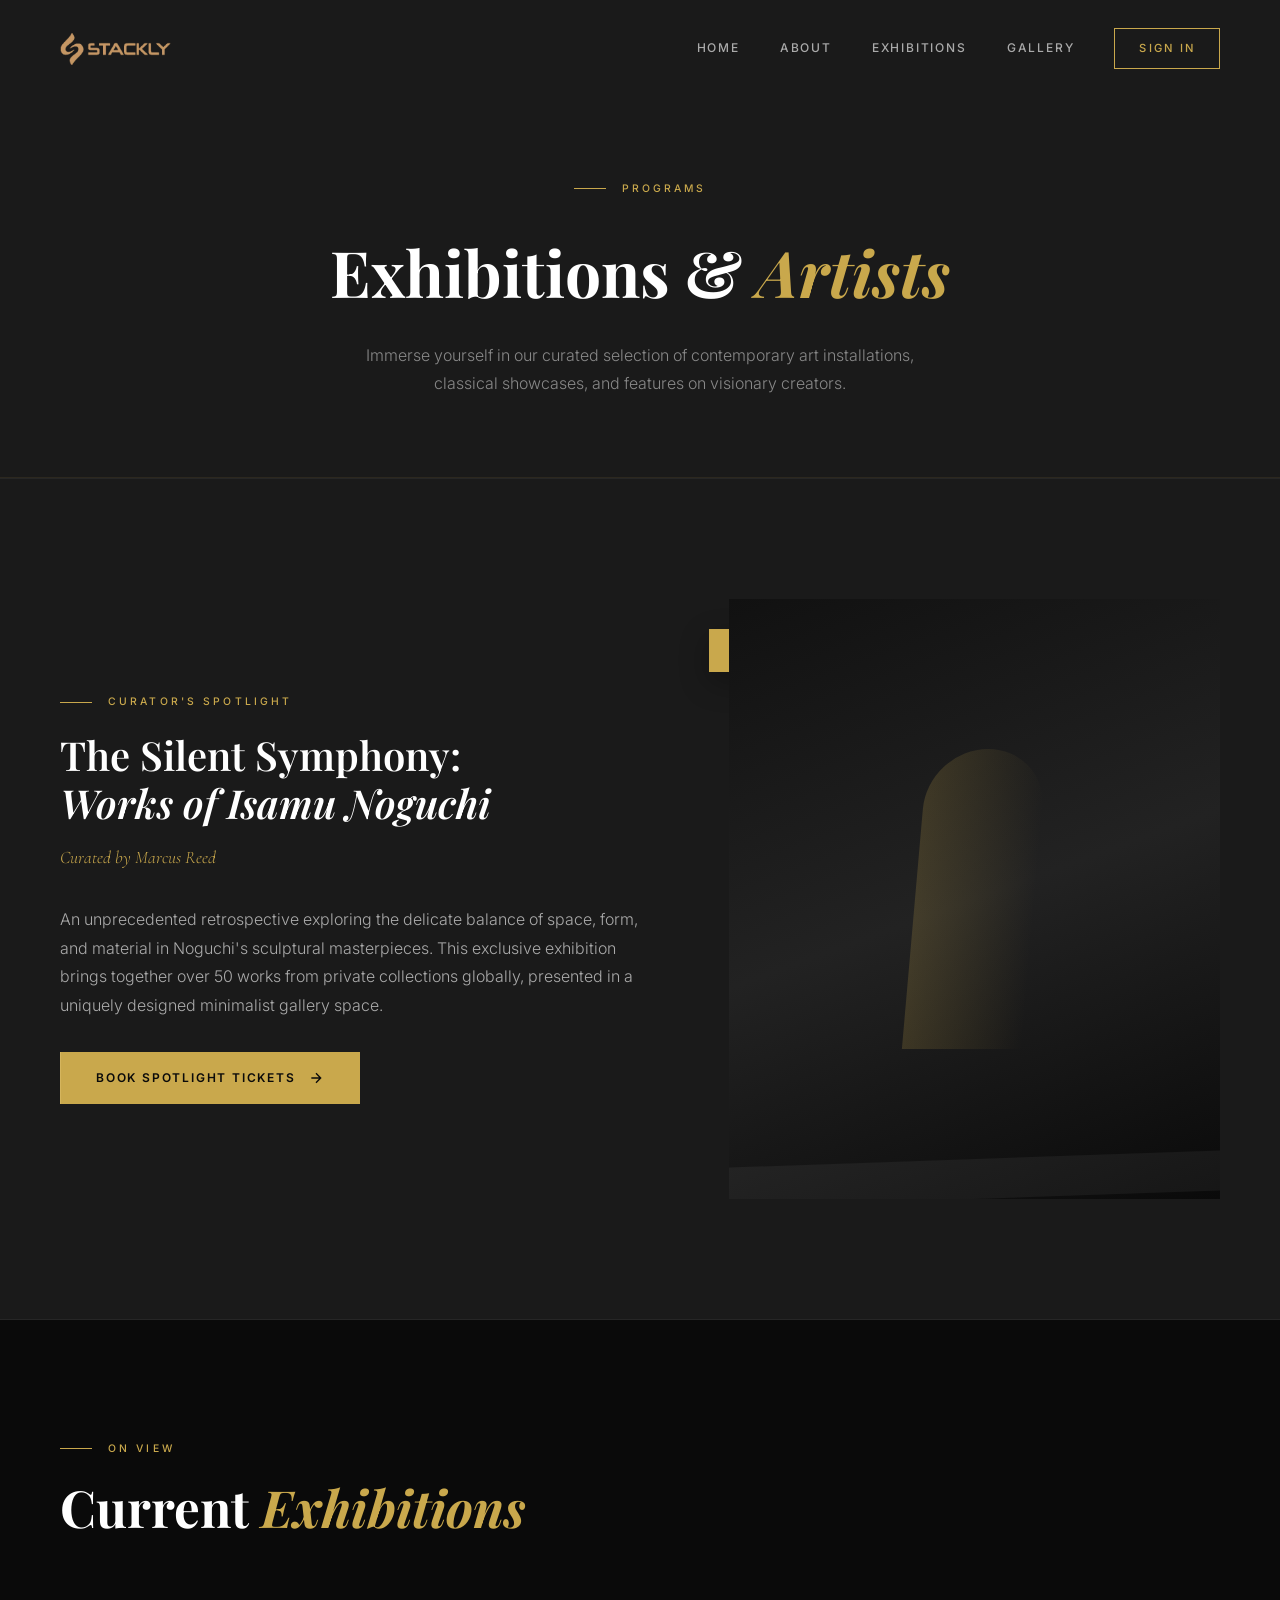
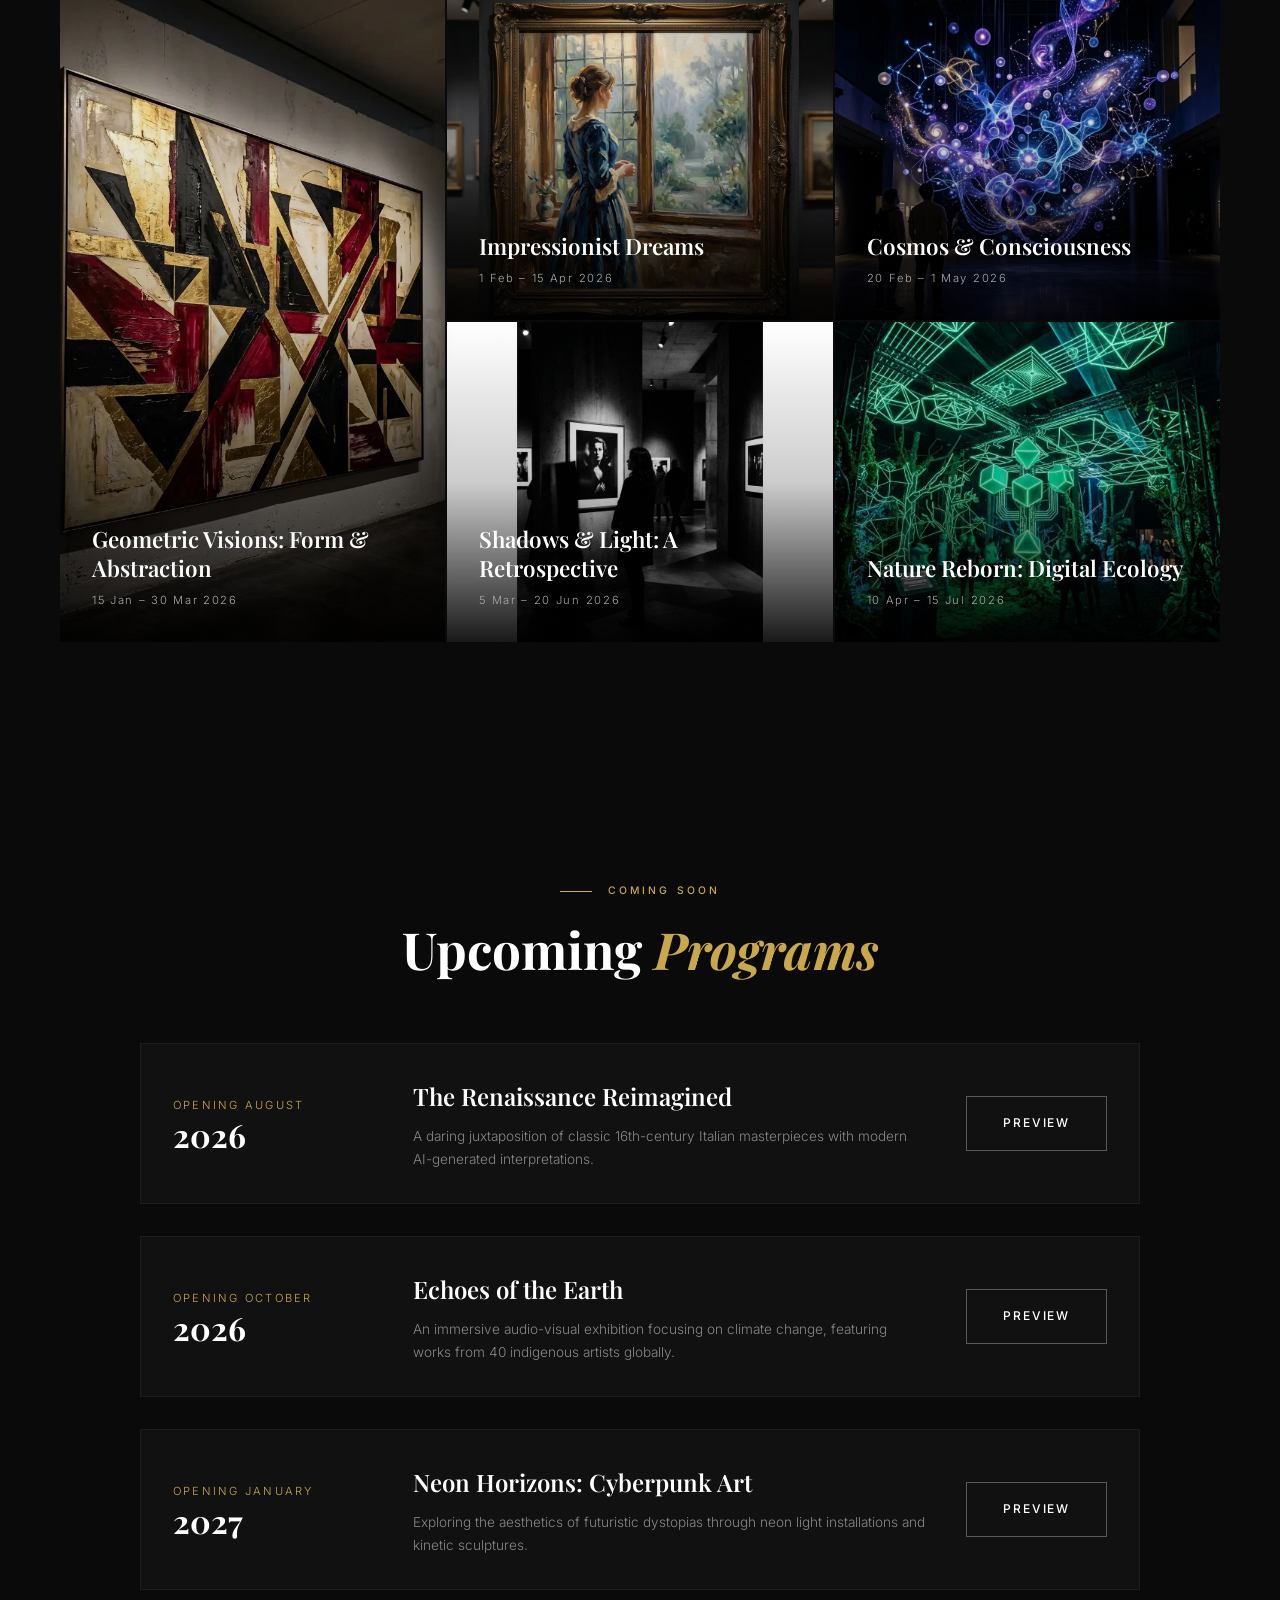
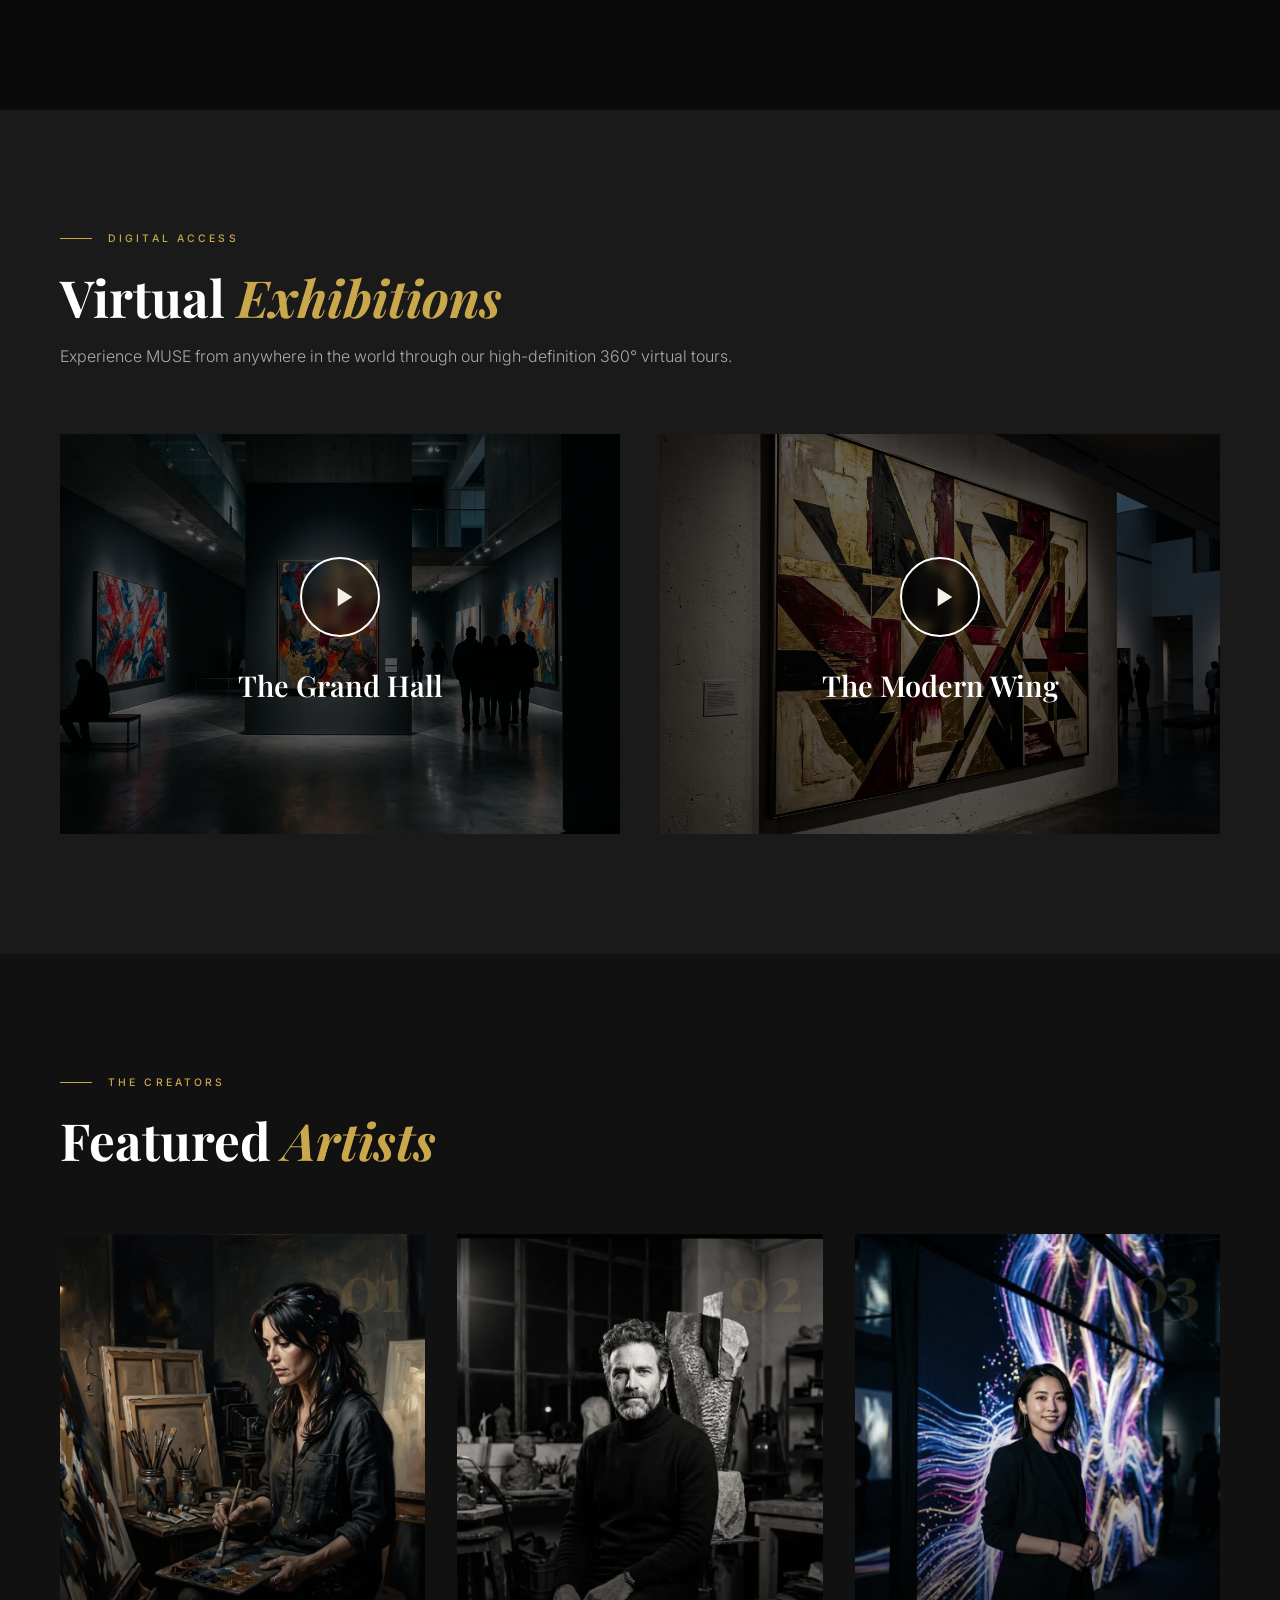
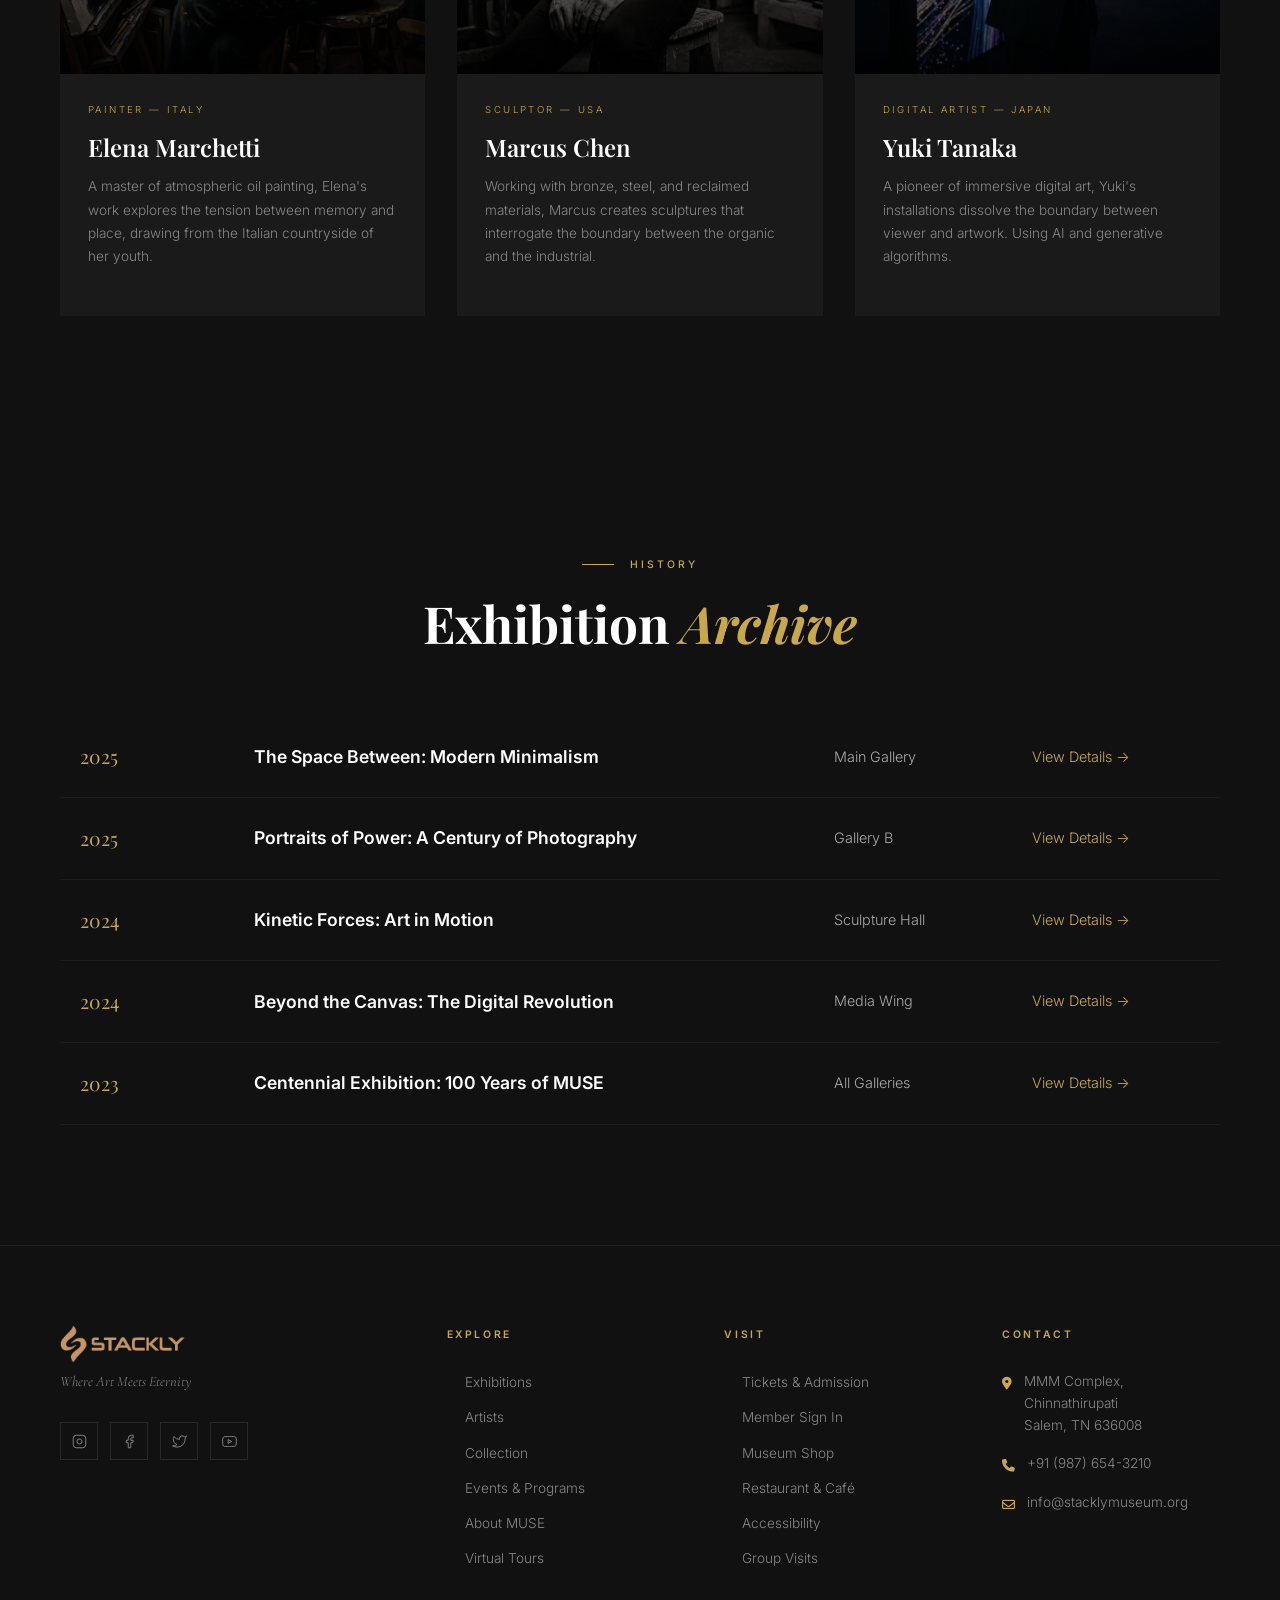
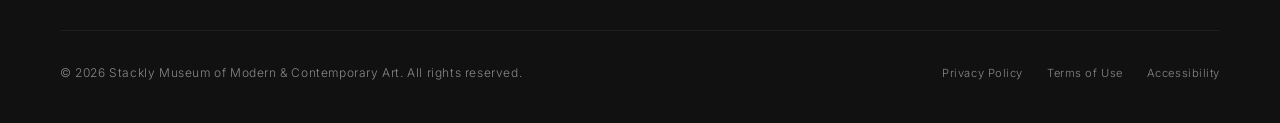
<file: exhibitions.html>
<!DOCTYPE html>
<html lang="en">

<head>
  <meta charset="UTF-8">
  <meta name="viewport" content="width=device-width, initial-scale=1.0">
  <title>Exhibitions & Artists — Stackly Museum</title>
  <meta name="description" content="Explore current, upcoming, and virtual exhibitions at MUSE Museum.">

  <link rel="stylesheet" href="css/style.css">
  <link rel="stylesheet" href="css/exhibitions.css">
  <link rel="icon" type="image/svg+xml"
    href="data:image/svg+xml,<svg xmlns='http://www.w3.org/2000/svg' viewBox='0 0 100 100'><text y='.9em' font-size='90'>🏛</text></svg>">
  <link rel="stylesheet" href="https://cdnjs.cloudflare.com/ajax/libs/font-awesome/6.4.0/css/all.min.css">
</head>

<body>

  <!-- MOBILE MENU -->
  <div class="mobile-menu" id="mobile-menu" role="dialog" aria-label="Mobile navigation">
    <button id="mobile-menu-close" aria-label="Close menu"
      style="position:absolute;top:32px;right:32px;background:none;border:none;color:var(--white);font-size:1.5rem;cursor:pointer;">✕</button>
    <nav class="mobile-menu-links">
      <a href="index.html" class="mobile-menu-link">Home</a>
      <a href="about.html" class="mobile-menu-link">About</a>
      <a href="exhibitions.html" class="mobile-menu-link">Exhibitions</a>
      <a href="gallery.html" class="mobile-menu-link">Gallery</a>
      <a href="index.html#signin" class="mobile-menu-link">Sign In</a>
    </nav>
  </div>

  <!-- NAVIGATION -->
  <header id="navbar" role="banner">
    <a href="index.html" class="nav-logo" aria-label="STACKLY Museum Home"><img src="images/logo.webp" alt="STACKLY"></a>
    <nav class="nav-links" role="navigation" aria-label="Main navigation">
      <a href="index.html">Home</a>
      <a href="about.html">About</a>
      <a href="exhibitions.html" >Exhibitions</a>
      <a href="gallery.html">Gallery</a>
      <a href="index.html#signin" class="nav-cta">Sign In</a>
    </nav>
    <button class="nav-toggle" id="nav-toggle" aria-label="Open menu" aria-expanded="false">
      <span></span><span></span><span></span>
    </button>
  </header>

  <!-- PAGE HERO -->
  <div class="page-hero">
    <div class="section-eyebrow reveal" style="justify-content:center;">
      <div class="section-eyebrow-line"></div>
      <span class="section-eyebrow-text">Programs</span>
    </div>
    <h1 class="page-hero-title reveal delay-1">Exhibitions & <em>Artists</em></h1>
    <p class="page-hero-subtitle reveal delay-2">Immerse yourself in our curated selection of contemporary art
      installations, classical showcases, and features on visionary creators.</p>
  </div>

  <!-- SECTION 1: SPOTLIGHT / CURATOR'S CHOICE -->
  <section id="spotlight">
    <div class="spotlight-grid">
      <div class="spotlight-content reveal-left">
        <div class="section-eyebrow">
          <div class="section-eyebrow-line"></div>
          <span class="section-eyebrow-text">Curator's Spotlight</span>
        </div>
        <h3>The Silent Symphony: <br><em>Works of Isamu Noguchi</em></h3>
        <p class="spotlight-curator">Curated by Marcus Reed</p>
        <p style="color: var(--gray-light); line-height: 1.8; margin-bottom: 32px;">
          An unprecedented retrospective exploring the delicate balance of space, form, and material in Noguchi's
          sculptural masterpieces. This exclusive exhibition brings together over 50 works from private collections
          globally, presented in a uniquely designed minimalist gallery space.
        </p>
        <a href="404.html" class="btn-primary">
          <span>Book Spotlight Tickets</span>
          <svg width="16" height="16" fill="none" stroke="currentColor" stroke-width="2" viewBox="0 0 24 24">
            <path d="M5 12h14M12 5l7 7-7 7" />
          </svg>
        </a>
      </div>

      <div class="spotlight-image-wrap reveal-right">
        <div class="spotlight-badge">Closing Soon</div>
        <!-- Using a CSS synthetic image representing a sleek sculpture space -->
        <div
          style="width:100%; height:100%; background: linear-gradient(160deg, #111 0%, #222 50%, #0a0a0a 100%); display:flex; align-items:center; justify-content:center; position:relative; overflow:hidden;">
          <div
            style="width:120px; height:300px; background:linear-gradient(to right, rgba(201,168,76,0.2), transparent); border-radius:100px 100px 0 0; transform:skewX(-5deg);">
          </div>
          <div
            style="position:absolute; bottom:0; left:0; width:100%; height:40px; background:rgba(255,255,255,0.05); transform:skewY(-2deg);">
          </div>
        </div>
      </div>
    </div>
  </section>

  <!-- SECTION 2: CURRENT EXHIBITIONS -->
  <section id="exhibitions">
    <div class="exhibitions-header">
      <div>
        <div class="section-eyebrow reveal">
          <div class="section-eyebrow-line"></div>
          <span class="section-eyebrow-text">On View</span>
        </div>
        <h2 class="section-title reveal delay-1">Current <em>Exhibitions</em></h2>
      </div>
    </div>
    <div class="exhibitions-grid">
      <article onclick="window.location.href=\'404.html\'" class="exhibition-card reveal" tabindex="0" role="article">
        <img src="images/artwork1.webp" alt="Geometric Visions exhibition artwork" class="exhibition-card-image"
          loading="lazy">
        <div class="exhibition-card-overlay">

          <h3 class="exhibition-card-title">Geometric Visions: Form & Abstraction</h3>
          <p class="exhibition-card-date">15 Jan – 30 Mar 2026</p>
        </div>
      </article>

      <article onclick="window.location.href=\'404.html\'" class="exhibition-card reveal delay-1" tabindex="0" role="article">
        <img src="images/artwork2.webp" alt="Impressionist Dreams exhibition" class="exhibition-card-image"
          loading="lazy">
        <div class="exhibition-card-overlay">

          <h3 class="exhibition-card-title">Impressionist Dreams</h3>
          <p class="exhibition-card-date">1 Feb – 15 Apr 2026</p>
        </div>
      </article>

      <article onclick="window.location.href=\'404.html\'" class="exhibition-card reveal delay-2" tabindex="0" role="article" style="overflow:hidden;">
        <img src="images/cosmos.webp" alt="Cosmos & Consciousness exhibition" class="exhibition-card-image" loading="lazy">
        <div class="exhibition-card-overlay">

          <h3 class="exhibition-card-title">Cosmos & Consciousness</h3>
          <p class="exhibition-card-date">20 Feb – 1 May 2026</p>
        </div>
      </article>

      <article onclick="window.location.href=\'404.html\'" class="exhibition-card reveal delay-3" tabindex="0" role="article" style="overflow:hidden;">
        <img src="images/shadows.webp" alt="Shadows & Light: A Retrospective" class="exhibition-card-image" loading="lazy">
        <div class="exhibition-card-overlay">

          <h3 class="exhibition-card-title">Shadows & Light: A Retrospective</h3>
          <p class="exhibition-card-date">5 Mar – 20 Jun 2026</p>
        </div>
      </article>

      <article onclick="window.location.href=\'404.html\'" class="exhibition-card reveal delay-4" tabindex="0" role="article" style="overflow:hidden;">
        <img src="images/nature.webp" alt="Nature Reborn: Digital Ecology" class="exhibition-card-image" loading="lazy">
        <div class="exhibition-card-overlay">

          <h3 class="exhibition-card-title">Nature Reborn: Digital Ecology</h3>
          <p class="exhibition-card-date">10 Apr – 15 Jul 2026</p>
        </div>
      </article>
    </div>
  </section>

  <!-- SECTION 3: UPCOMING EXHIBITIONS -->
  <section id="upcoming">
    <div style="text-align: center; margin-bottom: 64px;">
      <div class="section-eyebrow reveal" style="justify-content: center;">
        <div class="section-eyebrow-line"></div>
        <span class="section-eyebrow-text">Coming Soon</span>
      </div>
      <h2 class="section-title reveal delay-1">Upcoming <em>Programs</em></h2>
    </div>

    <div class="upcoming-list">
      <div class="upcoming-item reveal">
        <div class="upcoming-date">
          <div class="upcoming-month">Opening August</div>
          <div class="upcoming-year">2026</div>
        </div>
        <div class="upcoming-info">
          <h3>The Renaissance Reimagined</h3>
          <p>A daring juxtaposition of classic 16th-century Italian masterpieces with modern AI-generated
            interpretations.</p>
        </div>
        <a href="404.html" class="btn-outline">Preview</a>
      </div>

      <div class="upcoming-item reveal delay-1">
        <div class="upcoming-date">
          <div class="upcoming-month">Opening October</div>
          <div class="upcoming-year">2026</div>
        </div>
        <div class="upcoming-info">
          <h3>Echoes of the Earth</h3>
          <p>An immersive audio-visual exhibition focusing on climate change, featuring works from 40 indigenous artists
            globally.</p>
        </div>
        <a href="404.html" class="btn-outline">Preview</a>
      </div>

      <div class="upcoming-item reveal delay-2">
        <div class="upcoming-date">
          <div class="upcoming-month">Opening January</div>
          <div class="upcoming-year">2027</div>
        </div>
        <div class="upcoming-info">
          <h3>Neon Horizons: Cyberpunk Art</h3>
          <p>Exploring the aesthetics of futuristic dystopias through neon light installations and kinetic sculptures.
          </p>
        </div>
        <a href="404.html" class="btn-outline">Preview</a>
      </div>
    </div>
  </section>

  <!-- SECTION 4: VIRTUAL TOURS -->
  <section id="virtual">
    <div style="margin-bottom: 64px;">
      <div class="section-eyebrow reveal">
        <div class="section-eyebrow-line"></div>
        <span class="section-eyebrow-text">Digital Access</span>
      </div>
      <h2 class="section-title reveal delay-1">Virtual <em>Exhibitions</em></h2>
      <p style="color:var(--gray-light); margin-top:16px;" class="reveal delay-2">Experience MUSE from anywhere in the
        world through our high-definition 360° virtual tours.</p>
    </div>

    <div class="virtual-grid">
      <div class="virtual-card reveal delay-1" onclick="window.location.href=\'404.html\'" style="cursor:pointer;">
        <img src="images/exhibition.webp" alt="Grand Hall Virtual Tour" loading="lazy">
        <div class="virtual-overlay">
          <div class="play-btn">
            <svg viewBox="0 0 24 24">
              <path d="M8 5v14l11-7z" />
            </svg>
          </div>
          <h3 class="virtual-title">The Grand Hall</h3>
        </div>
      </div>

      <div class="virtual-card reveal delay-2" onclick="window.location.href=\'404.html\'" style="cursor:pointer;">
        <img src="images/artwork1.webp" alt="Modern Wing Virtual Tour" loading="lazy">
        <div class="virtual-overlay">
          <div class="play-btn">
            <svg viewBox="0 0 24 24">
              <path d="M8 5v14l11-7z" />
            </svg>
          </div>
          <h3 class="virtual-title">The Modern Wing</h3>
        </div>
      </div>
    </div>
  </section>

  <!-- SECTION 5: FEATURED ARTISTS -->
  <section id="artists">
    <div class="artists-header">
      <div>
        <div class="section-eyebrow reveal">
          <div class="section-eyebrow-line"></div>
          <span class="section-eyebrow-text">The Creators</span>
        </div>
        <h2 class="section-title reveal delay-1">Featured <em>Artists</em></h2>
      </div>
    </div>
    <div class="artists-grid">
      <article class="artist-card reveal delay-1" tabindex="0">
        <div class="artist-card-image-wrap">
          <img src="images/artist1.webp" alt="Elena Marchetti, painter" class="artist-card-image" loading="lazy">
          <div class="artist-card-overlay" aria-hidden="true"></div>
          <div class="artist-card-number" aria-hidden="true">01</div>
        </div>
        <div class="artist-card-info">
          <span class="artist-card-tag">Painter — Italy</span>
          <h3 class="artist-card-name">Elena Marchetti</h3>
          <p class="artist-card-bio">A master of atmospheric oil painting, Elena's work explores the tension between
            memory and place, drawing from the Italian countryside of her youth.</p>
        </div>
      </article>

      <article class="artist-card reveal delay-2" tabindex="0">
        <div class="artist-card-image-wrap">
          <img src="images/artist2.webp" alt="Marcus Chen, sculptor" class="artist-card-image" loading="lazy">
          <div class="artist-card-overlay" aria-hidden="true"></div>
          <div class="artist-card-number" aria-hidden="true">02</div>
        </div>
        <div class="artist-card-info">
          <span class="artist-card-tag">Sculptor — USA</span>
          <h3 class="artist-card-name">Marcus Chen</h3>
          <p class="artist-card-bio">Working with bronze, steel, and reclaimed materials, Marcus creates sculptures that
            interrogate the boundary between the organic and the industrial.</p>
        </div>
      </article>

      <article class="artist-card reveal delay-3" tabindex="0">
        <div class="artist-card-image-wrap">
          <img src="images/yuki.webp" alt="Yuki Tanaka, digital artist" class="artist-card-image" loading="lazy">
          <div class="artist-card-overlay" aria-hidden="true"></div>
          <div class="artist-card-number" aria-hidden="true">03</div>
        </div>
        <div class="artist-card-info">
          <span class="artist-card-tag">Digital Artist — Japan</span>
          <h3 class="artist-card-name">Yuki Tanaka</h3>
          <p class="artist-card-bio">A pioneer of immersive digital art, Yuki's installations dissolve the boundary
            between viewer and artwork. Using AI and generative algorithms.</p>
        </div>
      </article>
    </div>
  </section>

  <!-- SECTION 6: PAST EXHIBITIONS ARCHIVE -->
  <section id="archive">
    <div style="text-align: center; margin-bottom: 64px;">
      <div class="section-eyebrow reveal" style="justify-content: center;">
        <div class="section-eyebrow-line"></div>
        <span class="section-eyebrow-text">History</span>
      </div>
      <h2 class="section-title reveal delay-1">Exhibition <em>Archive</em></h2>
    </div>

    <table class="archive-table reveal delay-2">
      <tbody>
        <tr>
          <td>2025</td>
          <td>The Space Between: Modern Minimalism</td>
          <td>Main Gallery</td>
          <td><a href="404.html" style="color:var(--gold);text-decoration:none;cursor:pointer;">View Details →</a></td>
        </tr>
        <tr>
          <td>2025</td>
          <td>Portraits of Power: A Century of Photography</td>
          <td>Gallery B</td>
          <td><a href="404.html" style="color:var(--gold);text-decoration:none;cursor:pointer;">View Details →</a></td>
        </tr>
        <tr>
          <td>2024</td>
          <td>Kinetic Forces: Art in Motion</td>
          <td>Sculpture Hall</td>
          <td><a href="404.html" style="color:var(--gold);text-decoration:none;cursor:pointer;">View Details →</a></td>
        </tr>
        <tr>
          <td>2024</td>
          <td>Beyond the Canvas: The Digital Revolution</td>
          <td>Media Wing</td>
          <td><a href="404.html" style="color:var(--gold);text-decoration:none;cursor:pointer;">View Details →</a></td>
        </tr>
        <tr>
          <td>2023</td>
          <td>Centennial Exhibition: 100 Years of MUSE</td>
          <td>All Galleries</td>
          <td><a href="404.html" style="color:var(--gold);text-decoration:none;cursor:pointer;">View Details →</a></td>
        </tr>
      </tbody>
    </table>
  </section>

  <!-- FOOTER -->
  <footer role="contentinfo">
    <div class="footer-grid">

      <!-- Brand -->
      <div>
        <div class="footer-brand-name"><img src="images/logo.webp" alt="STACKLY"></div>
        <p class="footer-tagline">Where Art Meets Eternity</p>
        <div class="footer-social" aria-label="Social media links">
          <a href="404.html" class="footer-social-link" aria-label="Stackly on Instagram">
            <svg width="15" height="15" fill="none" stroke="currentColor" stroke-width="1.5" viewBox="0 0 24 24" aria-hidden="true">
              <rect x="2" y="2" width="20" height="20" rx="5" ry="5" />
              <path d="M16 11.37A4 4 0 1112.63 8 4 4 0 0116 11.37z" />
              <line x1="17.5" y1="6.5" x2="17.51" y2="6.5" />
            </svg>
          </a>
          <a href="404.html" class="footer-social-link" aria-label="Stackly on Facebook">
            <svg width="15" height="15" fill="none" stroke="currentColor" stroke-width="1.5" viewBox="0 0 24 24" aria-hidden="true">
              <path d="M18 2h-3a5 5 0 00-5 5v3H7v4h3v8h4v-8h3l1-4h-4V7a1 1 0 011-1h3z" />
            </svg>
          </a>
          <a href="404.html" class="footer-social-link" aria-label="Stackly on Twitter">
            <svg width="15" height="15" fill="none" stroke="currentColor" stroke-width="1.5" viewBox="0 0 24 24" aria-hidden="true">
              <path d="M23 3a10.9 10.9 0 01-3.14 1.53 4.48 4.48 0 00-7.86 3v1A10.66 10.66 0 013 4s-4 9 5 13a11.64 11.64 0 01-7 2c9 5 20 0 20-11.5a4.5 4.5 0 00-.08-.83A7.72 7.72 0 0023 3z" />
            </svg>
          </a>
          <a href="404.html" class="footer-social-link" aria-label="Stackly on YouTube">
            <svg width="15" height="15" fill="none" stroke="currentColor" stroke-width="1.5" viewBox="0 0 24 24" aria-hidden="true">
              <path d="M22.54 6.42a2.78 2.78 0 00-1.95-1.96C18.88 4 12 4 12 4s-6.88 0-8.59.46a2.78 2.78 0 00-1.95 1.96A29 29 0 001 12a29 29 0 00.46 5.58A2.78 2.78 0 003.41 19.6C5.12 20 12 20 12 20s6.88 0 8.59-.46a2.78 2.78 0 001.95-1.95A29 29 0 0023 12a29 29 0 00-.46-5.58z" />
              <polygon points="9.75 15.02 15.5 12 9.75 8.98 9.75 15.02" />
            </svg>
          </a>
        </div>
      </div>

      <!-- Explore -->
      <div>
        <h3 class="footer-col-title">Explore</h3>
        <ul class="footer-links">
          <li><a href="404.html" class="footer-link">Exhibitions</a></li>
          <li><a href="404.html" class="footer-link">Artists</a></li>
          <li><a href="404.html" class="footer-link">Collection</a></li>
          <li><a href="404.html" class="footer-link">Events &amp; Programs</a></li>
          <li><a href="404.html" class="footer-link">About MUSE</a></li>
          <li><a href="404.html" class="footer-link">Virtual Tours</a></li>
        </ul>
      </div>

      <!-- Visit -->
      <div>
        <h3 class="footer-col-title">Visit</h3>
        <ul class="footer-links">
          <li><a href="404.html" class="footer-link">Tickets &amp; Admission</a></li>
          <li><a href="404.html" class="footer-link">Member Sign In</a></li>
          <li><a href="404.html" class="footer-link">Museum Shop</a></li>
          <li><a href="404.html" class="footer-link">Restaurant &amp; Café</a></li>
          <li><a href="404.html" class="footer-link">Accessibility</a></li>
          <li><a href="404.html" class="footer-link">Group Visits</a></li>
        </ul>
      </div>

      <!-- Contact -->
      <div>
        <h3 class="footer-col-title">Contact</h3>
        <div class="footer-contact-item">
          <span class="footer-contact-icon"><i class="fa-solid fa-location-dot" style="color: var(--gold);"></i></span>
          <span class="footer-contact-text">MMM Complex, Chinnathirupati<br>Salem, TN 636008</span>
        </div>
        <div class="footer-contact-item">
          <span class="footer-contact-icon"><i class="fa-solid fa-phone" style="color: var(--gold);"></i></span>
          <span class="footer-contact-text">+91 (987) 654-3210</span>
        </div>
        <div class="footer-contact-item">
          <span class="footer-contact-icon"><i class="fa-regular fa-envelope" style="color: var(--gold);"></i></span>
          <span class="footer-contact-text">info@stacklymuseum.org</span>
        </div>
      </div>

    </div>

    <div class="footer-bottom">
      <p class="footer-copyright">© 2026 Stackly Museum of Modern &amp; Contemporary Art. All rights reserved.</p>
      <div class="footer-bottom-links">
        <a href="404.html" class="footer-bottom-link">Privacy Policy</a>
        <a href="404.html" class="footer-bottom-link">Terms of Use</a>
        <a href="404.html" class="footer-bottom-link">Accessibility</a>
      </div>
    </div>
  </footer>

  <script src="js/main.js"></script>
</body>

</html>
</file>
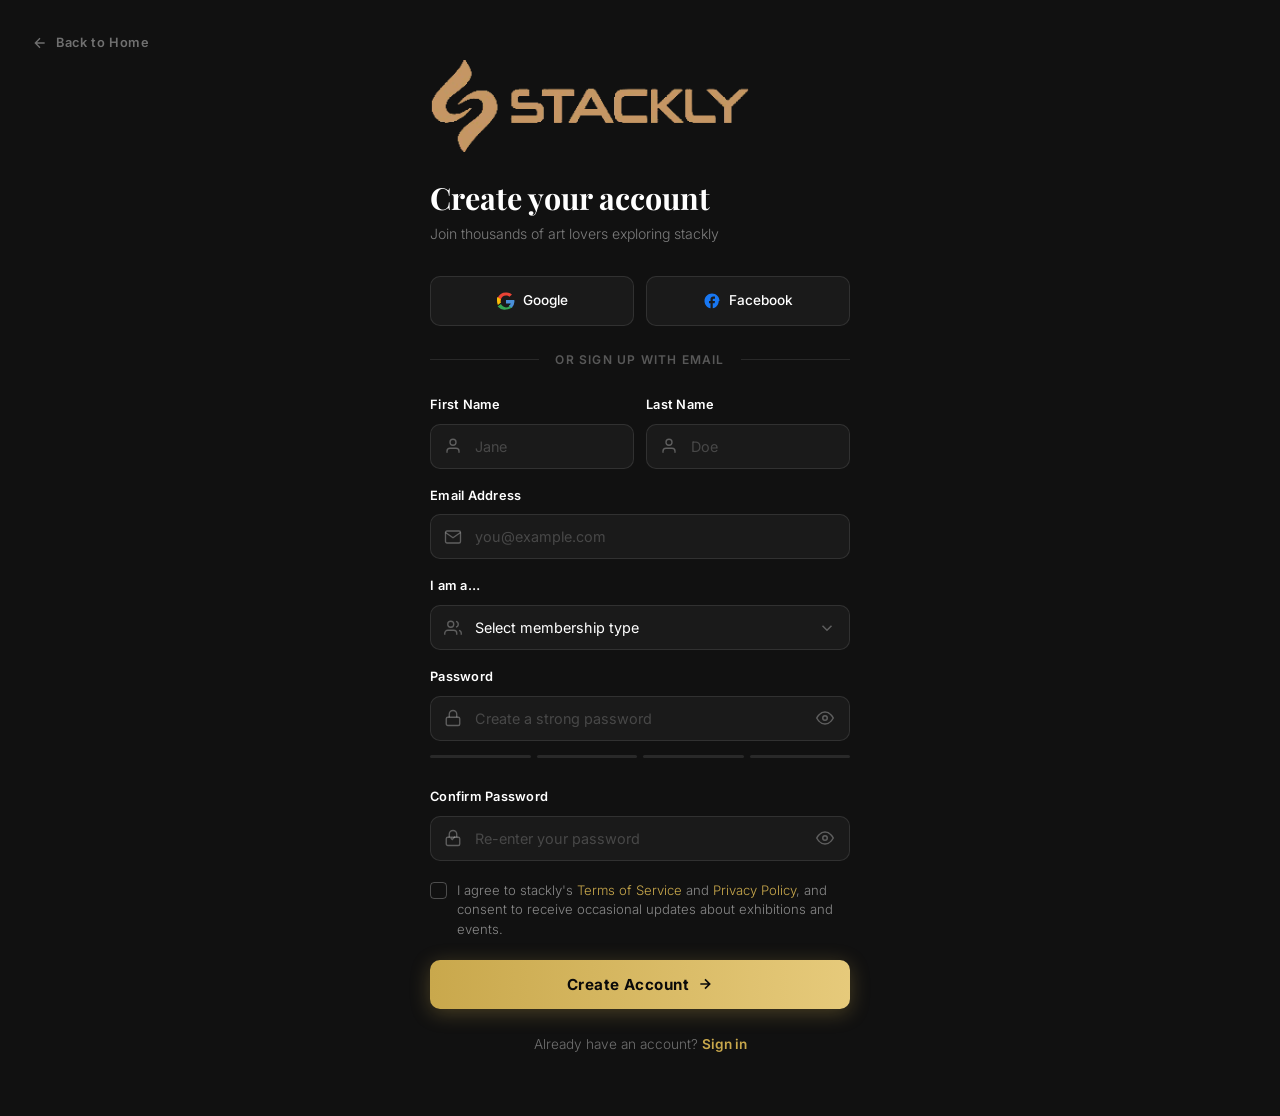
<file: signup.html>
<!DOCTYPE html>
<html lang="en">

<head>
  <meta charset="UTF-8">
  <meta name="viewport" content="width=device-width, initial-scale=1.0">
  <title>Create Account — STACKLY Museum of Modern & Contemporary Art</title>
  <meta name="description"
    content="Join STACKLY — create your free account to access exclusive exhibitions, personalized art recommendations, and member-only cultural events.">
  <meta name="keywords" content="STACKLY museum sign up, create museum account, join art museum, museum membership">
  <meta property="og:title" content="Create Account — STACKLY Museum">
  <meta property="og:description"
    content="Join STACKLY and unlock exclusive exhibitions, personalized art recommendations, and member-only events.">
  <meta property="og:type" content="website">

  <!-- Stylesheets -->
  <link rel="stylesheet" href="css/style.css">
  <link rel="stylesheet" href="css/auth.css">

  <!-- Favicon -->
  <link rel="icon" type="image/svg+xml"
    href="data:image/svg+xml,<svg xmlns='http://www.w3.org/2000/svg' viewBox='0 0 100 100'><text y='.9em' font-size='90'>🏛</text></svg>">

  <style>
    body {
      overflow-x: hidden;
    }

    /* ── Page Layout ── */
    .signup-page {
      min-height: 100vh;
      display: flex;
      justify-content: center;
      align-items: center;
      position: relative;
    }

    /* ── Left Form Panel ── */
    .signup-form-panel {
      background: var(--dark);
      display: flex;
      flex-direction: column;
      align-items: center;
      justify-content: center;
      padding: 60px 48px;
      position: relative;
      min-height: 100vh;
      width: 100%;
      overflow-y: auto;
    }

    /* Removed signup-form-panel::after border */

    /* back link */
    .signup-back {
      position: absolute;
      top: 32px;
      left: 32px;
      display: inline-flex;
      align-items: center;
      gap: 8px;
      font-size: 0.8rem;
      font-weight: 600;
      letter-spacing: 0.05em;
      color: rgba(255, 255, 255, 0.4);
      text-decoration: none;
      transition: color 0.3s ease;
    }

    .signup-back:hover {
      color: var(--gold);
    }

    .signup-back svg {
      width: 16px;
      height: 16px;
    }

    .signup-form-inner {
      width: 100%;
      max-width: 420px;
    }

    /* Logo */
    .signup-logo {
      display: inline-flex;
      align-items: center;
      gap: 10px;
      font-family: var(--font-display);
      font-size: 1.4rem;
      font-weight: 700;
      letter-spacing: 0.15em;
      color: var(--white-pure);
      text-decoration: none;
      margin-bottom: 28px;
    }

    .signup-logo svg {
      width: 28px;
      height: 28px;
      color: var(--gold);
    }

    .signup-logo span {
      color: var(--gold);
    }

    .signup-heading {
      font-family: var(--font-display);
      font-size: 1.9rem;
      font-weight: 700;
      color: var(--white-pure);
      margin-bottom: 6px;
      line-height: 1.2;
    }

    .signup-subheading {
      font-size: 0.88rem;
      color: rgba(255, 255, 255, 0.45);
      margin-bottom: 30px;
    }

    /* Social signup */
    .social-btns {
      display: grid;
      grid-template-columns: 1fr 1fr;
      gap: 12px;
      margin-bottom: 24px;
    }

    .social-btn {
      display: flex;
      align-items: center;
      justify-content: center;
      gap: 8px;
      padding: 12px 16px;
      background: rgba(255, 255, 255, 0.04);
      border: 1px solid rgba(255, 255, 255, 0.1);
      border-radius: 10px;
      color: var(--white-pure);
      font-family: var(--font-body);
      font-size: 0.85rem;
      font-weight: 500;
      cursor: pointer;
      text-decoration: none;
      transition: all 0.3s ease;
    }

    .social-btn:hover {
      background: rgba(255, 255, 255, 0.08);
      border-color: rgba(255, 255, 255, 0.2);
      transform: translateY(-1px);
    }

    .social-btn svg {
      width: 18px;
      height: 18px;
      flex-shrink: 0;
    }

    /* Divider */
    .or-divider {
      display: flex;
      align-items: center;
      gap: 16px;
      margin-bottom: 24px;
    }

    .or-divider::before,
    .or-divider::after {
      content: '';
      flex: 1;
      height: 1px;
      background: rgba(255, 255, 255, 0.1);
    }

    .or-divider span {
      font-size: 0.75rem;
      color: rgba(255, 255, 255, 0.3);
      font-weight: 600;
      letter-spacing: 0.1em;
      white-space: nowrap;
    }

    /* Form */
    .signup-form {
      display: flex;
      flex-direction: column;
      gap: 16px;
    }

    /* Two-column grid for name row */
    .form-row {
      display: grid;
      grid-template-columns: 1fr 1fr;
      gap: 12px;
    }

    .form-group {
      display: flex;
      flex-direction: column;
      gap: 8px;
    }

    .form-label {
      font-size: 0.8rem;
      font-weight: 600;
      color: var(--white-pure);
      letter-spacing: 0.02em;
    }

    .form-input-wrap {
      position: relative;
      display: flex;
      align-items: center;
    }

    .form-input {
      width: 100%;
      padding: 13px 16px 13px 44px;
      background: rgba(255, 255, 255, 0.04);
      border: 1px solid rgba(255, 255, 255, 0.1);
      border-radius: 10px;
      color: var(--white-pure);
      font-family: var(--font-body);
      font-size: 0.9rem;
      outline: none;
      transition: border-color 0.3s ease, background 0.3s ease, box-shadow 0.3s ease;
      appearance: none;
      box-sizing: border-box;
    }

    .form-input:focus {
      border-color: var(--gold);
      background: rgba(201, 168, 76, 0.03);
      box-shadow: 0 0 0 3px rgba(201, 168, 76, 0.08);
    }

    .form-input::placeholder {
      color: rgba(255, 255, 255, 0.2);
    }

    .form-input.no-left-icon {
      padding-left: 16px;
    }

    .form-input.has-right-icon {
      padding-right: 44px;
    }

    /* Password strength bar */
    .strength-bar-wrap {
      display: flex;
      gap: 6px;
      margin-top: 6px;
    }

    .strength-bar {
      flex: 1;
      height: 3px;
      border-radius: 3px;
      background: rgba(255, 255, 255, 0.1);
      transition: background 0.3s ease;
    }

    .strength-bar.active-weak {
      background: #e05555;
    }

    .strength-bar.active-fair {
      background: #e0a555;
    }

    .strength-bar.active-good {
      background: #55a0e0;
    }

    .strength-bar.active-strong {
      background: #55c87c;
    }

    .strength-label {
      font-size: 0.72rem;
      font-weight: 600;
      letter-spacing: 0.08em;
      text-transform: uppercase;
      color: rgba(255, 255, 255, 0.3);
      margin-top: 4px;
      transition: color 0.3s ease;
    }

    .input-icon-left {
      position: absolute;
      left: 14px;
      width: 18px;
      height: 18px;
      color: rgba(255, 255, 255, 0.3);
      pointer-events: none;
      transition: color 0.3s ease;
    }

    .form-input:focus+.input-icon-left {
      color: var(--gold);
    }

    .input-eye-btn {
      position: absolute;
      right: 12px;
      background: none;
      border: none;
      color: rgba(255, 255, 255, 0.3);
      cursor: pointer;
      padding: 4px;
      display: flex;
      align-items: center;
      justify-content: center;
      transition: color 0.3s ease;
    }

    .input-eye-btn:hover {
      color: var(--gold);
    }

    .input-eye-btn svg {
      width: 18px;
      height: 18px;
    }

    /* Select input */
    .form-select {
      width: 100%;
      padding: 13px 40px 13px 44px;
      background: rgba(255, 255, 255, 0.04);
      border: 1px solid rgba(255, 255, 255, 0.1);
      border-radius: 10px;
      color: var(--white-pure);
      font-family: var(--font-body);
      font-size: 0.9rem;
      outline: none;
      transition: border-color 0.3s ease, background 0.3s ease;
      appearance: none;
      cursor: pointer;
      box-sizing: border-box;
    }

    .form-select:focus {
      border-color: var(--gold);
      background: rgba(201, 168, 76, 0.03);
      box-shadow: 0 0 0 3px rgba(201, 168, 76, 0.08);
    }

    .form-select option {
      background: #1a1a1a;
      color: var(--white-pure);
    }

    .select-chevron {
      position: absolute;
      right: 14px;
      width: 18px;
      height: 18px;
      color: rgba(255, 255, 255, 0.3);
      pointer-events: none;
    }

    /* Terms checkbox */
    .terms-row {
      display: flex;
      align-items: flex-start;
      gap: 10px;
      margin-top: 4px;
    }

    .terms-checkbox {
      appearance: none;
      width: 17px;
      height: 17px;
      min-width: 17px;
      border: 1px solid rgba(255, 255, 255, 0.25);
      border-radius: 4px;
      background: transparent;
      cursor: pointer;
      position: relative;
      margin-top: 1px;
      transition: background 0.2s ease, border-color 0.2s ease;
    }

    .terms-checkbox:checked {
      background: var(--gold);
      border-color: var(--gold);
    }

    .terms-checkbox:checked::after {
      content: '✓';
      position: absolute;
      top: 50%;
      left: 50%;
      transform: translate(-50%, -50%);
      color: var(--black);
      font-size: 10px;
      font-weight: 700;
    }

    .terms-text {
      font-size: 0.82rem;
      color: rgba(255, 255, 255, 0.5);
      line-height: 1.5;
      cursor: pointer;
    }

    .terms-text a {
      color: var(--gold);
      text-decoration: none;
      transition: opacity 0.3s ease;
    }

    .terms-text a:hover {
      opacity: 0.75;
      text-decoration: underline;
    }

    /* Error message */
    .form-error {
      display: none;
      font-size: 0.78rem;
      color: #e05555;
      padding: 10px 14px;
      background: rgba(224, 85, 85, 0.08);
      border: 1px solid rgba(224, 85, 85, 0.2);
      border-radius: 8px;
    }

    .form-error.show {
      display: block;
    }

    /* Submit */
    .submit-btn {
      width: 100%;
      padding: 15px;
      margin-top: 4px;
      background: linear-gradient(90deg, #c9a84c 0%, #e6ca7b 50%, #c9a84c 100%);
      background-size: 200% auto;
      color: #0a0a0a;
      border: none;
      border-radius: 10px;
      font-family: var(--font-body);
      font-size: 0.95rem;
      font-weight: 700;
      cursor: pointer;
      letter-spacing: 0.03em;
      transition: background-position 0.5s ease, transform 0.2s ease, box-shadow 0.2s ease;
      box-shadow: 0 4px 20px rgba(201, 168, 76, 0.3);
      display: flex;
      align-items: center;
      justify-content: center;
      gap: 8px;
    }

    .submit-btn:hover {
      background-position: right center;
      transform: translateY(-2px);
      box-shadow: 0 8px 28px rgba(201, 168, 76, 0.45);
    }

    .submit-btn svg {
      width: 16px;
      height: 16px;
    }

    /* Sign in link */
    .signin-link-row {
      margin-top: 24px;
      text-align: center;
      font-size: 0.85rem;
      color: rgba(255, 255, 255, 0.4);
    }

    .signin-link-row a {
      color: var(--gold);
      font-weight: 600;
      text-decoration: none;
      transition: opacity 0.3s ease;
    }

    .signin-link-row a:hover {
      opacity: 0.75;
      text-decoration: underline;
    }

    /* ── Right Decorative Panel ── */
    .signup-panel {
      position: relative;
      overflow: hidden;
      display: flex;
      flex-direction: column;
      justify-content: center;
      align-items: center;
      padding: 60px;
      text-align: center;
    }

    .signup-panel-bg {
      position: absolute;
      inset: 0;
      background:
        linear-gradient(180deg, rgba(10, 10, 10, 0.5) 0%, rgba(10, 10, 10, 0.75) 100%),
        url('images/hero.webp') center/cover no-repeat;
    }

    .signup-panel-grid {
      position: absolute;
      inset: 0;
      background-image:
        linear-gradient(rgba(201, 168, 76, 0.05) 1px, transparent 1px),
        linear-gradient(90deg, rgba(201, 168, 76, 0.05) 1px, transparent 1px);
      background-size: 60px 60px;
    }

    .signup-panel-content {
      position: relative;
      z-index: 1;
      max-width: 400px;
    }

    .signup-panel-icon {
      width: 72px;
      height: 72px;
      border-radius: 50%;
      background: rgba(201, 168, 76, 0.12);
      border: 1px solid rgba(201, 168, 76, 0.3);
      display: flex;
      align-items: center;
      justify-content: center;
      margin: 0 auto 28px;
    }

    .signup-panel-icon svg {
      width: 32px;
      height: 32px;
      color: var(--gold);
    }

    .signup-panel-title {
      font-family: var(--font-display);
      font-size: clamp(1.8rem, 3vw, 2.6rem);
      font-weight: 700;
      line-height: 1.2;
      color: var(--white-pure);
      margin-bottom: 20px;
    }

    .signup-panel-title em {
      font-style: italic;
      color: var(--gold);
    }

    .signup-panel-desc {
      font-size: 0.9rem;
      color: rgba(255, 255, 255, 0.55);
      line-height: 1.7;
      margin-bottom: 40px;
    }

    /* Benefits list */
    .benefits-list {
      display: flex;
      flex-direction: column;
      gap: 14px;
      text-align: left;
    }

    .benefit-item {
      display: flex;
      align-items: flex-start;
      gap: 12px;
      padding: 14px 16px;
      background: rgba(255, 255, 255, 0.04);
      border: 1px solid rgba(255, 255, 255, 0.07);
      border-radius: 10px;
      backdrop-filter: blur(4px);
    }

    .benefit-icon {
      width: 36px;
      height: 36px;
      min-width: 36px;
      border-radius: 8px;
      background: rgba(201, 168, 76, 0.12);
      border: 1px solid rgba(201, 168, 76, 0.2);
      display: flex;
      align-items: center;
      justify-content: center;
    }

    .benefit-icon svg {
      width: 18px;
      height: 18px;
      color: var(--gold);
    }

    .benefit-text {
      display: flex;
      flex-direction: column;
      gap: 2px;
    }

    .benefit-title {
      font-size: 0.88rem;
      font-weight: 600;
      color: var(--white-pure);
    }

    .benefit-desc {
      font-size: 0.78rem;
      color: rgba(255, 255, 255, 0.4);
    }

    /* ── Responsive ── */
    @media (max-width: 900px) {
      .signup-page {
        grid-template-columns: 1fr;
      }

      .signup-panel {
        display: none;
      }

      .signup-form-panel {
        padding: 100px 32px 60px;
        min-height: 100vh;
      }

      .signup-form-panel::after {
        display: none;
      }
    }

    @media (max-width: 480px) {
      .signup-form-panel {
        padding: 100px 20px 60px;
      }

      .social-btns {
        grid-template-columns: 1fr;
      }

      .form-row {
        grid-template-columns: 1fr;
      }
    }
  </style>
  <link rel="stylesheet" href="https://cdnjs.cloudflare.com/ajax/libs/font-awesome/6.4.0/css/all.min.css">
</head>

<body>

  <!-- ==========================================
       SIGN UP PAGE
       ========================================== -->
  <main class="signup-page" role="main">

    <!-- Left Form Panel -->
    <div class="signup-form-panel">
      <a href="index.html" class="signup-back" id="back-home-link">
        <svg fill="none" stroke="currentColor" stroke-width="2" viewBox="0 0 24 24" aria-hidden="true">
          <path d="M19 12H5M12 5l-7 7 7 7" />
        </svg>
        Back to Home
      </a>

      <div class="signup-form-inner">

        <!-- Logo -->
        <a href="index.html" class="signup-logo" id="signup-logo-link" aria-label="STACKLY Home">
          <img src="images/logo.webp" alt="STACKLY">
        </a>

        <h1 class="signup-heading">Create your account</h1>
        <p class="signup-subheading">Join thousands of art lovers exploring stackly</p>

        <!-- Social Sign Up -->
        <div class="social-btns" role="group" aria-label="Sign up with social accounts">
          <a href="404.html" class="social-btn" id="google-signup-btn">
            <svg viewBox="0 0 24 24" aria-hidden="true">
              <path fill="#EA4335"
                d="M5.26 9.77A7.24 7.24 0 0 1 12 4.75c1.8 0 3.42.66 4.68 1.74L19.96 3.2A11.99 11.99 0 0 0 12 .75 12 12 0 0 0 .76 8.44l4.5 3.33z" />
              <path fill="#34A853"
                d="M16.04 19.27A7.22 7.22 0 0 1 12 20.5c-2.95 0-5.47-1.77-6.71-4.34l-4.5 3.33A12 12 0 0 0 12 23.25c3.1 0 5.98-1.14 8.18-3l-4.14-2.98z" />
              <path fill="#4A90D9"
                d="M20.18 20.25A11.9 11.9 0 0 0 23.25 13c0-.78-.07-1.53-.2-2.25H12v4.5h6.34a5.52 5.52 0 0 1-2.3 3.02l4.14 2.98z" />
              <path fill="#FBBC05"
                d="M5.29 14.16A7.23 7.23 0 0 1 4.75 12c0-.75.11-1.48.3-2.17L.55 6.5A12 12 0 0 0 0 12c0 1.9.44 3.7 1.22 5.3l4.07-3.14z" />
            </svg>
            Google
          </a>
          <a href="404.html" class="social-btn" id="facebook-signup-btn">
            <svg viewBox="0 0 24 24" fill="#1877F2" aria-hidden="true">
              <path
                d="M22 12c0-5.52-4.48-10-10-10S2 6.48 2 12c0 4.84 3.44 8.87 8 9.8V15H8v-3h2V9.5C10 7.57 11.57 6 13.5 6H16v3h-2c-.55 0-1 .45-1 1v2h3l-.5 3H13v6.8c4.56-.93 8-4.96 8-9.8z" />
            </svg>
            Facebook
          </a>
        </div>

        <!-- Divider -->
        <div class="or-divider"><span>OR SIGN UP WITH EMAIL</span></div>

        <!-- Sign Up Form -->
        <form class="signup-form" id="signup-form" novalidate aria-label="Sign up form">

          <!-- Name Row -->
          <div class="form-row">
            <div class="form-group">
              <label class="form-label" for="signup-firstname">First Name</label>
              <div class="form-input-wrap">
                <input id="signup-firstname" type="text" class="form-input" placeholder="Jane" autocomplete="given-name"
                  required>
                <svg class="input-icon-left" fill="none" stroke="currentColor" stroke-width="1.8" viewBox="0 0 24 24"
                  aria-hidden="true">
                  <path d="M20 21v-2a4 4 0 0 0-4-4H8a4 4 0 0 0-4 4v2" />
                  <circle cx="12" cy="7" r="4" />
                </svg>
              </div>
            </div>

            <div class="form-group">
              <label class="form-label" for="signup-lastname">Last Name</label>
              <div class="form-input-wrap">
                <input id="signup-lastname" type="text" class="form-input" placeholder="Doe" autocomplete="family-name"
                  required>
                <svg class="input-icon-left" fill="none" stroke="currentColor" stroke-width="1.8" viewBox="0 0 24 24"
                  aria-hidden="true">
                  <path d="M20 21v-2a4 4 0 0 0-4-4H8a4 4 0 0 0-4 4v2" />
                  <circle cx="12" cy="7" r="4" />
                </svg>
              </div>
            </div>
          </div>

          <!-- Email -->
          <div class="form-group">
            <label class="form-label" for="signup-email">Email Address</label>
            <div class="form-input-wrap">
              <input id="signup-email" type="email" class="form-input" placeholder="you@example.com"
                autocomplete="email" required>
              <svg class="input-icon-left" fill="none" stroke="currentColor" stroke-width="1.8" viewBox="0 0 24 24"
                aria-hidden="true">
                <path d="M4 4h16c1.1 0 2 .9 2 2v12c0 1.1-.9 2-2 2H4c-1.1 0-2-.9-2-2V6c0-1.1.9-2 2-2z" />
                <polyline points="22,6 12,13 2,6" />
              </svg>
            </div>
          </div>

          <!-- Member Type -->
          <div class="form-group">
            <label class="form-label" for="signup-role">I am a…</label>
            <div class="form-input-wrap">
              <select id="signup-role" class="form-select" required aria-label="Member type">
                <option value="" disabled selected>Select membership type</option>
                <option value="visitor"> Visitor</option>
                <option value="admin">Admin</option>


              </select>
              <svg class="input-icon-left" fill="none" stroke="currentColor" stroke-width="1.8" viewBox="0 0 24 24"
                aria-hidden="true">
                <path d="M17 21v-2a4 4 0 0 0-4-4H5a4 4 0 0 0-4 4v2" />
                <circle cx="9" cy="7" r="4" />
                <path d="M23 21v-2a4 4 0 0 0-3-3.87" />
                <path d="M16 3.13a4 4 0 0 1 0 7.75" />
              </svg>
              <svg class="select-chevron" fill="none" stroke="currentColor" stroke-width="2" viewBox="0 0 24 24"
                aria-hidden="true">
                <polyline points="6 9 12 15 18 9" />
              </svg>
            </div>
          </div>

          <!-- Password -->
          <div class="form-group">
            <label class="form-label" for="signup-password">Password</label>
            <div class="form-input-wrap">
              <input id="signup-password" type="password" class="form-input has-right-icon"
                placeholder="Create a strong password" autocomplete="new-password" required>
              <svg class="input-icon-left" fill="none" stroke="currentColor" stroke-width="1.8" viewBox="0 0 24 24"
                aria-hidden="true">
                <rect x="3" y="11" width="18" height="11" rx="2" ry="2" />
                <path d="M7 11V7a5 5 0 0 1 10 0v4" />
              </svg>
              <button type="button" class="input-eye-btn" id="toggle-password" aria-label="Toggle password visibility">
                <svg id="eye-icon-pw" fill="none" stroke="currentColor" stroke-width="2" viewBox="0 0 24 24"
                  aria-hidden="true">
                  <path d="M1 12s4-8 11-8 11 8 11 8-4 8-11 8-11-8-11-8z" />
                  <circle cx="12" cy="12" r="3" />
                </svg>
              </button>
            </div>
            <!-- Password Strength -->
            <div class="strength-bar-wrap" id="strength-bars" aria-label="Password strength">
              <div class="strength-bar" id="bar1"></div>
              <div class="strength-bar" id="bar2"></div>
              <div class="strength-bar" id="bar3"></div>
              <div class="strength-bar" id="bar4"></div>
            </div>
            <div class="strength-label" id="strength-label"></div>
          </div>

          <!-- Confirm Password -->
          <div class="form-group">
            <label class="form-label" for="signup-confirm-password">Confirm Password</label>
            <div class="form-input-wrap">
              <input id="signup-confirm-password" type="password" class="form-input has-right-icon"
                placeholder="Re-enter your password" autocomplete="new-password" required>
              <svg class="input-icon-left" fill="none" stroke="currentColor" stroke-width="1.8" viewBox="0 0 24 24"
                aria-hidden="true">
                <path d="M9 12l2 2 4-4" />
                <rect x="3" y="11" width="18" height="11" rx="2" ry="2" />
                <path d="M7 11V7a5 5 0 0 1 10 0v4" />
              </svg>
              <button type="button" class="input-eye-btn" id="toggle-confirm-password"
                aria-label="Toggle confirm password visibility">
                <svg id="eye-icon-cpw" fill="none" stroke="currentColor" stroke-width="2" viewBox="0 0 24 24"
                  aria-hidden="true">
                  <path d="M1 12s4-8 11-8 11 8 11 8-4 8-11 8-11-8-11-8z" />
                  <circle cx="12" cy="12" r="3" />
                </svg>
              </button>
            </div>
          </div>

          <!-- Terms & Conditions -->
          <label class="terms-row" for="agree-terms" id="terms-label">
            <input type="checkbox" id="agree-terms" class="terms-checkbox" required>
            <span class="terms-text">
              I agree to stackly's <a href="404.html" id="terms-link">Terms of Service</a> and
              <a href="404.html" id="privacy-link">Privacy Policy</a>, and consent to receive
              occasional updates about exhibitions and events.
            </span>
          </label>

         

          <!-- Error -->
          <div class="form-error" id="signup-error" role="alert"></div>

          <!-- Submit -->
          <button type="submit" class="submit-btn" id="signup-submit-btn">
            Create Account
            <svg fill="none" stroke="currentColor" stroke-width="2.5" viewBox="0 0 24 24" aria-hidden="true">
              <path d="M5 12h14M12 5l7 7-7 7" />
            </svg>
          </button>

        </form>

        <!-- Already have account -->
        <div class="signin-link-row">
          Already have an account?
          <a href="index.html#signin" id="go-to-signin-link">Sign in</a>
        </div>

      </div><!-- /signup-form-inner -->
    </div><!-- /signup-form-panel -->

    <!-- Right Decorative Panel removed -->

  </main>

  <script>
    // ── Password toggle (main) ──
    const eyeOpen = `<path d="M1 12s4-8 11-8 11 8 11 8-4 8-11 8-11-8-11-8z"/><circle cx="12" cy="12" r="3"/>`;
    const eyeClosed = `<path d="M17.94 17.94A10.07 10.07 0 0 1 12 20c-7 0-11-8-11-8a18.45 18.45 0 0 1 5.06-5.94"/><path d="M9.9 4.24A9.12 9.12 0 0 1 12 4c7 0 11 8 11 8a18.5 18.5 0 0 1-2.16 3.19"/><line x1="1" y1="1" x2="23" y2="23"/>`;

    function setupEye(btnId, inputId, iconId) {
      const btn = document.getElementById(btnId);
      const input = document.getElementById(inputId);
      const icon = document.getElementById(iconId);
      if (btn && input) {
        btn.addEventListener('click', () => {
          const show = input.type === 'password';
          input.type = show ? 'text' : 'password';
          icon.innerHTML = show ? eyeClosed : eyeOpen;
          btn.setAttribute('aria-label', show ? 'Hide password' : 'Show password');
        });
      }
    }

    setupEye('toggle-password', 'signup-password', 'eye-icon-pw');
    setupEye('toggle-confirm-password', 'signup-confirm-password', 'eye-icon-cpw');

    // ── Password Strength Meter ──
    const pwInput = document.getElementById('signup-password');
    const bars = [document.getElementById('bar1'), document.getElementById('bar2'), document.getElementById('bar3'), document.getElementById('bar4')];
    const strengthLabel = document.getElementById('strength-label');
    const strengthColors = ['active-weak', 'active-fair', 'active-good', 'active-strong'];
    const strengthTexts = ['Weak', 'Fair', 'Good', 'Strong'];
    const strengthTextColors = ['#e05555', '#e0a555', '#55a0e0', '#55c87c'];

    function getStrength(pw) {
      let score = 0;
      if (pw.length >= 8) score++;
      if (/[A-Z]/.test(pw)) score++;
      if (/[0-9]/.test(pw)) score++;
      if (/[^A-Za-z0-9]/.test(pw)) score++;
      return score;
    }

    if (pwInput) {
      pwInput.addEventListener('input', () => {
        const val = pwInput.value;
        const score = val.length === 0 ? 0 : getStrength(val);
        bars.forEach((bar, i) => {
          bar.className = 'strength-bar';
          if (val.length > 0 && i < score) {
            bar.classList.add(strengthColors[score - 1]);
          }
        });
        if (val.length === 0) {
          strengthLabel.textContent = '';
          strengthLabel.style.color = '';
        } else {
          strengthLabel.textContent = strengthTexts[score - 1] || 'Too short';
          strengthLabel.style.color = score > 0 ? strengthTextColors[score - 1] : 'rgba(255,255,255,0.3)';
        }
      });
    }

    // ── Form Validation & Submit ──
    const signupForm = document.getElementById('signup-form');
    const errorDiv = document.getElementById('signup-error');
    const submitBtn = document.getElementById('signup-submit-btn');

    function showError(msg) {
      errorDiv.textContent = msg;
      errorDiv.classList.add('show');
    }

    function hideError() {
      errorDiv.classList.remove('show');
    }

    if (signupForm) {
      signupForm.addEventListener('submit', (e) => {
        e.preventDefault();
        hideError();

        const firstName = document.getElementById('signup-firstname').value.trim();
        const lastName = document.getElementById('signup-lastname').value.trim();
        const email = document.getElementById('signup-email').value.trim();
        const role = document.getElementById('signup-role').value;
        const pw = document.getElementById('signup-password').value;
        const cpw = document.getElementById('signup-confirm-password').value;
        const agreed = document.getElementById('agree-terms').checked;

        if (!firstName || !lastName) { showError('Please enter your full name.'); return; }
        if (!email) { showError('Please enter your email address.'); return; }
        const emailRegex = /^[^\s@]+@[^\s@]+\.[^\s@]+$/;
        if (!emailRegex.test(email)) { showError('Please enter a valid email address.'); return; }
        if (!role) { showError('Please select your membership type.'); return; }
        if (!pw) { showError('Please create a password.'); return; }
        if (pw.length < 8) { showError('Password must be at least 8 characters.'); return; }
        if (pw !== cpw) { showError('Passwords do not match. Please try again.'); return; }
        if (!agreed) { showError('Please accept the Terms of Service and Privacy Policy to continue.'); return; }

        // Loading state
        submitBtn.disabled = true;
        submitBtn.innerHTML = `
          <svg xmlns="http://www.w3.org/2000/svg" width="18" height="18" viewBox="0 0 24 24" fill="none" stroke="currentColor" stroke-width="2.5" style="animation:spin 0.7s linear infinite"><path d="M21 12a9 9 0 1 1-6.22-8.56"/></svg>
          Creating account…
        `;
        if (!document.getElementById('spin-style')) {
          const st = document.createElement('style');
          st.id = 'spin-style';
          st.textContent = '@keyframes spin{to{transform:rotate(360deg)}}';
          document.head.appendChild(st);
        }

        // Simulate account creation - save to localStorage
        setTimeout(() => {
          // Save credentials for signin simulation
          localStorage.setItem('muse_email', email);
          localStorage.setItem('muse_password', pw);
          localStorage.setItem('muse_role', role);

          submitBtn.disabled = false;
          submitBtn.innerHTML = `Create Account <svg fill="none" stroke="currentColor" stroke-width="2.5" viewBox="0 0 24 24" width="16" height="16"><path d="M5 12h14M12 5l7 7-7 7"/></svg>`;
          
          alert(`Welcome to MUSE, ${firstName}! Your account has been created. Please sign in.`);
          // Redirect on success:
          window.location.href = 'index.html#signin';
        }, 2000);
      });
    }

    // ── Fade-in on load ──
    const inner = document.querySelector('.signup-form-inner');
    if (inner) {
      inner.style.cssText = 'opacity:0;transform:translateY(18px)';
      window.addEventListener('load', () => {
        setTimeout(() => {
          inner.style.transition = 'opacity 0.6s ease, transform 0.6s ease';
          inner.style.opacity = '1';
          inner.style.transform = 'translateY(0)';
        }, 80);
      });
    }
  </script>

</body>

</html>
</file>
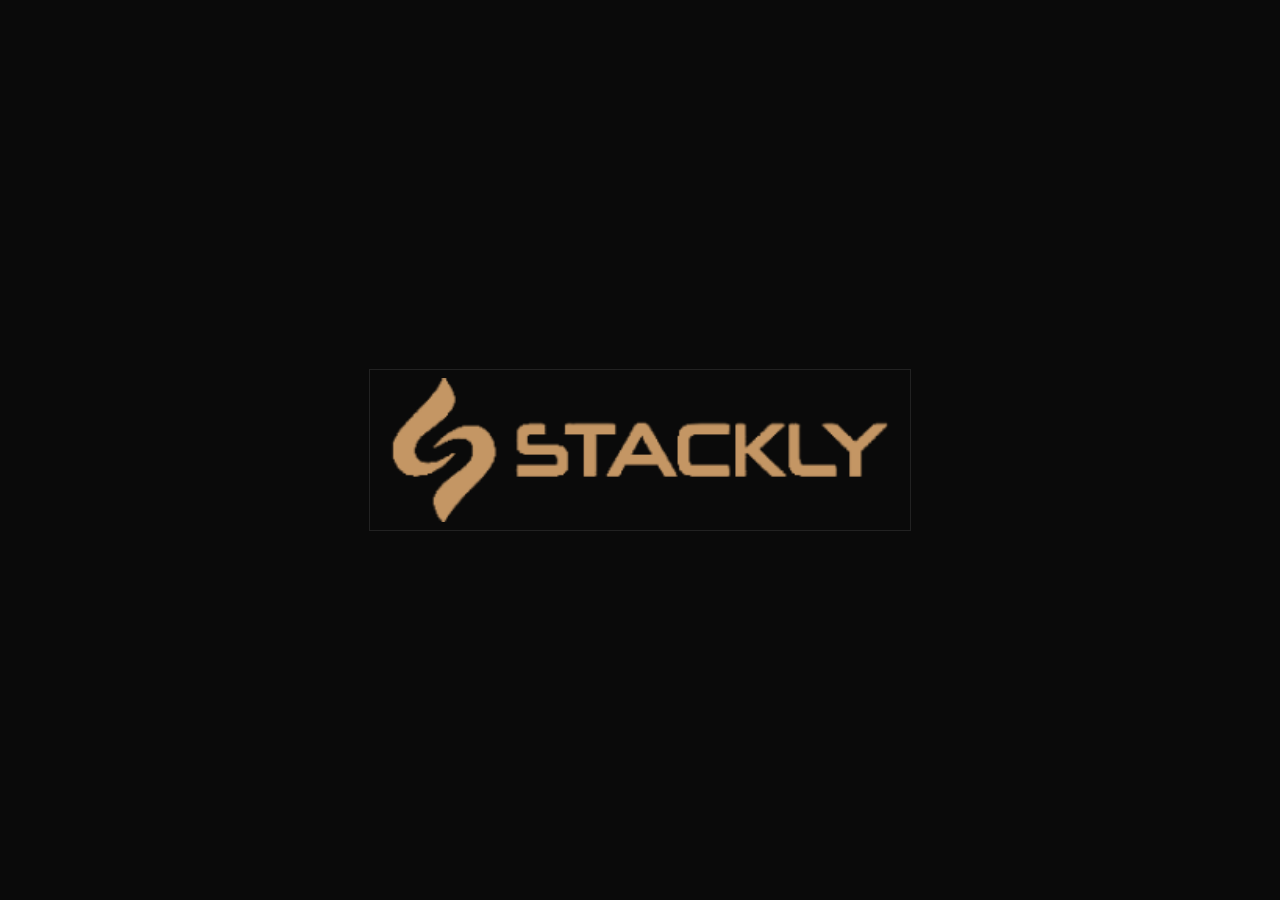
<file: images/logo_test.html>
<!DOCTYPE html>
<html>
<head>
  <style>
    body {
      background: #0a0a0a;
      display: flex;
      justify-content: center;
      align-items: center;
      height: 100vh;
      margin: 0;
    }
    .logo-container {
      width: 500px;
      height: 120px;
      border: 1px solid #222;
      padding: 20px;
      display: flex;
      align-items: center;
      justify-content: center;
    }
  </style>
</head>
<body>
  <div class="logo-container">
    <img src="logo.png" style="width: 100%; height: auto;" />
  </div>
</body>
</html>
</file>
<file: css/style.css>
/* ================================================
   MUSE MUSEUM — Premium CSS Design System
   ================================================ */

@import url('https://fonts.googleapis.com/css2?family=Playfair+Display:ital,wght@0,400;0,600;0,700;0,900;1,400;1,600&family=Inter:wght@300;400;500;600&family=Cormorant+Garamond:ital,wght@0,300;0,400;1,300;1,400&display=swap');

/* === CSS Variables === */
:root {
  --gold: #c9a84c;
  --gold-light: #e8c97a;
  --gold-dark: #9a7a30;
  --black: #0a0a0a;
  --dark: #111111;
  --dark-2: #1a1a1a;
  --dark-3: #222222;
  --dark-4: #2d2d2d;
  --gray: #888888;
  --gray-light: #aaaaaa;
  --white: #f5f0e8;
  --white-pure: #ffffff;
  --accent-red: #8b1a1a;
  --accent-blue: #1a2a4a;
  --font-display: 'Playfair Display', serif;
  --font-body: 'Inter', sans-serif;
  --font-elegant: 'Cormorant Garamond', serif;
  --transition: cubic-bezier(0.25, 0.46, 0.45, 0.94);
  --transition-slow: cubic-bezier(0.19, 1, 0.22, 1);
}

/* === Reset & Base === */
*, *::before, *::after {
  margin: 0;
  padding: 0;
  box-sizing: border-box;
}

html {
  scroll-behavior: smooth;
  font-size: 16px;
  overflow-x: hidden;
  max-width: 100vw;
}

body {
  background-color: var(--black);
  color: var(--white);
  font-family: var(--font-body);
  font-weight: 300;
  line-height: 1.7;
  overflow-x: hidden;
  max-width: 100vw;
  width: 100%;
  -webkit-font-smoothing: antialiased;
}

img {
  max-width: 100%;
  display: block;
}

a {
  color: inherit;
  text-decoration: none;
}

ul { list-style: none; }

/* === Scrollbar === */
::-webkit-scrollbar { width: 4px; }
::-webkit-scrollbar-track { background: var(--dark); }
::-webkit-scrollbar-thumb { background: var(--gold); border-radius: 2px; }

/* === Selection === */
::selection { background: var(--gold); color: var(--black); }

/* ================================================
   LOADER
   ================================================ */
#loader {
  position: fixed;
  inset: 0;
  background: var(--black);
  z-index: 9999;
  display: flex;
  align-items: center;
  justify-content: center;
  flex-direction: column;
  gap: 24px;
  transition: opacity 0.6s ease, visibility 0.6s ease;
}

#loader.hidden {
  opacity: 0;
  visibility: hidden;
}

.loader-logo-img {
  height: 50px;
  width: auto;
  display: block;
}

.loader-line {
  width: 200px;
  height: 1px;
  background: var(--dark-4);
  position: relative;
  overflow: hidden;
}

.loader-line::after {
  content: '';
  position: absolute;
  inset: 0;
  background: var(--gold);
  transform: translateX(-100%);
  animation: loaderSlide 1.5s var(--transition-slow) forwards;
}

@keyframes loaderSlide {
  to { transform: translateX(0); }
}

/* ================================================
   NAVIGATION
   ================================================ */
#navbar {
  position: fixed;
  top: 0;
  left: 0;
  right: 0;
  z-index: 1000;
  padding: 28px 60px;
  display: flex;
  align-items: center;
  justify-content: space-between;
  transition: all 0.5s var(--transition);
}

#navbar.scrolled {
  padding: 18px 60px;
  background: rgba(10, 10, 10, 0.95);
  backdrop-filter: blur(20px);
  border-bottom: 1px solid rgba(201, 168, 76, 0.15);
}

.nav-logo {
  display: flex;
  align-items: center;
  height: 32px;
}

.nav-logo img {
  height: 100%;
  width: auto;
  display: block;
}

.nav-links {
  display: flex;
  align-items: center;
  gap: 40px;
}

.nav-links a {
  font-size: 0.75rem;
  font-weight: 500;
  letter-spacing: 0.15em;
  text-transform: uppercase;
  color: var(--gray-light);
  transition: color 0.3s ease;
  position: relative;
}

.nav-links a::after {
  content: '';
  position: absolute;
  bottom: -4px;
  left: 0;
  width: 0;
  height: 1px;
  background: var(--gold);
  transition: width 0.3s var(--transition);
}

.nav-links a:hover { color: var(--white-pure); }
.nav-links a:hover::after { width: 100%; }

.nav-cta {
  padding: 10px 24px;
  border: 1px solid var(--gold);
  color: var(--gold) !important;
  font-size: 0.7rem !important;
  letter-spacing: 0.2em !important;
  text-transform: uppercase;
  transition: all 0.3s ease !important;
}

.nav-cta::after { display: none !important; }

.nav-cta:hover {
  background: var(--gold) !important;
  color: var(--black) !important;
}

.nav-toggle {
  display: none;
  flex-direction: column;
  gap: 5px;
  cursor: pointer;
  padding: 5px;
  background: transparent;
  border: none;
}

.nav-toggle span {
  display: block;
  width: 28px;
  height: 1px;
  background: var(--white);
  transition: all 0.3s ease;
}

.nav-toggle.active span:nth-child(1) {
  transform: translateY(6px) rotate(45deg);
}

.nav-toggle.active span:nth-child(2) {
  opacity: 0;
}

.nav-toggle.active span:nth-child(3) {
  transform: translateY(-6px) rotate(-45deg);
}

#mobile-menu-close {
  display: none !important;
}

/* ================================================
   HERO SECTION
   ================================================ */
#hero {
  height: 100vh;
  min-height: 700px;
  position: relative;
  display: flex;
  align-items: center;
  overflow: hidden;
}

.hero-bg {
  position: absolute;
  inset: 0;
  background-image: url('../images/hero.webp');
  background-size: cover;
  background-position: center;
  transform: scale(1.1);
  transition: transform 8s ease;
}

.hero-bg::after {
  content: '';
  position: absolute;
  inset: 0;
  background: linear-gradient(
    135deg,
    rgba(10, 10, 10, 0.85) 0%,
    rgba(10, 10, 10, 0.5) 50%,
    rgba(10, 10, 10, 0.75) 100%
  );
}

.hero-bg.loaded { transform: scale(1); }

.hero-content {
  position: relative;
  z-index: 2;
  padding: 0 60px;
  max-width: 900px;
}

.hero-eyebrow {
  display: flex;
  align-items: center;
  gap: 16px;
  margin-bottom: 28px;
  opacity: 0;
  transform: translateY(30px);
  animation: fadeUp 1s var(--transition) 1.2s forwards;
}

.hero-eyebrow-line {
  width: 48px;
  height: 1px;
  background: var(--gold);
}

.hero-eyebrow-text {
  font-size: 0.7rem;
  letter-spacing: 0.3em;
  text-transform: uppercase;
  color: var(--gold);
  font-weight: 500;
}

.hero-title {
  font-family: var(--font-display);
  font-size: clamp(3.5rem, 8vw, 7rem);
  font-weight: 700;
  line-height: 1.05;
  color: var(--white-pure);
  margin-bottom: 28px;
  opacity: 0;
  transform: translateY(40px);
  animation: fadeUp 1s var(--transition) 1.4s forwards;
}

.hero-title em {
  font-style: italic;
  color: var(--gold);
}

.hero-subtitle {
  font-family: var(--font-elegant);
  font-size: 1.25rem;
  font-weight: 300;
  color: var(--gray-light);
  max-width: 540px;
  margin-bottom: 48px;
  opacity: 0;
  transform: translateY(30px);
  animation: fadeUp 1s var(--transition) 1.6s forwards;
}

.hero-actions {
  display: flex;
  gap: 20px;
  align-items: center;
  opacity: 0;
  transform: translateY(30px);
  animation: fadeUp 1s var(--transition) 1.8s forwards;
}

.btn-primary {
  display: inline-flex;
  align-items: center;
  gap: 12px;
  padding: 16px 36px;
  background: var(--gold);
  color: var(--black);
  font-size: 0.75rem;
  font-weight: 600;
  letter-spacing: 0.15em;
  text-transform: uppercase;
  transition: all 0.3s var(--transition);
  position: relative;
  overflow: hidden;
}

.btn-primary::before {
  content: '';
  position: absolute;
  inset: 0;
  background: var(--gold-light);
  transform: translateX(-100%);
  transition: transform 0.4s var(--transition);
}

.btn-primary:hover::before { transform: translateX(0); }
.btn-primary span { position: relative; z-index: 1; }

.btn-outline {
  display: inline-flex;
  align-items: center;
  gap: 12px;
  padding: 16px 36px;
  border: 1px solid rgba(255,255,255,0.3);
  color: var(--white-pure);
  font-size: 0.75rem;
  font-weight: 500;
  letter-spacing: 0.15em;
  text-transform: uppercase;
  transition: all 0.3s var(--transition);
}

.btn-outline:hover {
  border-color: var(--gold);
  color: var(--gold);
}

/* Hero Stats */
.hero-stats {
  position: absolute;
  bottom: 60px;
  right: 60px;
  display: flex;
  gap: 48px;
  z-index: 2;
  opacity: 0;
  animation: fadeUp 1s var(--transition) 2s forwards;
}

.hero-stat {
  text-align: right;
}

.hero-stat-number {
  font-family: var(--font-display);
  font-size: 2.5rem;
  font-weight: 700;
  color: var(--gold);
  line-height: 1;
}

.hero-stat-label {
  font-size: 0.65rem;
  letter-spacing: 0.2em;
  text-transform: uppercase;
  color: var(--gray);
  margin-top: 4px;
}

/* Hero Scroll */
.hero-scroll {
  position: absolute;
  bottom: 40px;
  left: 50%;
  transform: translateX(-50%);
  display: flex;
  flex-direction: column;
  align-items: center;
  gap: 8px;
  z-index: 2;
  opacity: 0;
  animation: fadeUp 1s ease 2.2s forwards;
}

.hero-scroll-text {
  font-size: 0.6rem;
  letter-spacing: 0.3em;
  text-transform: uppercase;
  color: var(--gray);
  writing-mode: vertical-rl;
}

.hero-scroll-line {
  width: 1px;
  height: 60px;
  background: linear-gradient(to bottom, var(--gold), transparent);
  animation: scrollLine 2s ease infinite;
}

@keyframes scrollLine {
  0% { transform: scaleY(0); transform-origin: top; }
  50% { transform: scaleY(1); transform-origin: top; }
  51% { transform: scaleY(1); transform-origin: bottom; }
  100% { transform: scaleY(0); transform-origin: bottom; }
}

/* ================================================
   INTERNAL PAGE HERO
   ================================================ */
.page-hero {
  padding: 180px 60px 80px;
  background: var(--dark-2);
  text-align: center;
  border-bottom: 1px solid rgba(201, 168, 76, 0.1);
}

.page-hero-title {
  font-family: var(--font-display);
  font-size: clamp(2.5rem, 5vw, 4rem);
  font-weight: 700;
  color: var(--white-pure);
  margin-bottom: 16px;
}

.page-hero-title em {
  font-style: italic;
  color: var(--gold);
}

.page-hero-subtitle {
  font-size: 1rem;
  color: var(--gray);
  max-width: 600px;
  margin: 0 auto;
}

@media (max-width: 600px) {
  .page-hero { padding: 140px 24px 60px; }
}

/* ================================================
   SECTION COMMONS
   ================================================ */
section {
  padding: 120px 60px;
}

.section-eyebrow {
  display: flex;
  align-items: center;
  gap: 16px;
  margin-bottom: 20px;
}

.section-eyebrow-line {
  width: 32px;
  height: 1px;
  background: var(--gold);
}

.section-eyebrow-text {
  font-size: 0.65rem;
  letter-spacing: 0.3em;
  text-transform: uppercase;
  color: var(--gold);
  font-weight: 500;
}

.section-title {
  font-family: var(--font-display);
  font-size: clamp(2rem, 4vw, 3.5rem);
  font-weight: 700;
  line-height: 1.15;
  color: var(--white-pure);
}

.section-title em {
  font-style: italic;
  color: var(--gold);
}

/* Reveal Animations */
.reveal {
  opacity: 0;
  transform: translateY(50px);
  transition: opacity 0.8s var(--transition), transform 0.8s var(--transition);
}

.reveal.active {
  opacity: 1;
  transform: translateY(0);
}

.reveal-left {
  opacity: 0;
  transform: translateX(-50px);
  transition: opacity 0.8s var(--transition), transform 0.8s var(--transition);
}

.reveal-left.active {
  opacity: 1;
  transform: translateX(0);
}

.reveal-right {
  opacity: 0;
  transform: translateX(50px);
  transition: opacity 0.8s var(--transition), transform 0.8s var(--transition);
}

.reveal-right.active {
  opacity: 1;
  transform: translateX(0);
}

/* Stagger delay */
.delay-1 { transition-delay: 0.1s; }
.delay-2 { transition-delay: 0.2s; }
.delay-3 { transition-delay: 0.3s; }
.delay-4 { transition-delay: 0.4s; }
.delay-5 { transition-delay: 0.5s; }

/* ================================================
   MARQUEE BANNER
   ================================================ */
.marquee-section {
  padding: 0;
  overflow: hidden;
  background: var(--dark-2);
  border-top: 1px solid rgba(201, 168, 76, 0.1);
  border-bottom: 1px solid rgba(201, 168, 76, 0.1);
}

.marquee-track {
  display: flex;
  gap: 0;
  animation: marquee 30s linear infinite;
  width: max-content;
}

.marquee-item {
  display: flex;
  align-items: center;
  gap: 24px;
  padding: 20px 40px;
  white-space: nowrap;
}

.marquee-item-text {
  font-family: var(--font-display);
  font-size: 0.85rem;
  letter-spacing: 0.2em;
  text-transform: uppercase;
  color: var(--gray);
}

.marquee-item-dot {
  width: 4px;
  height: 4px;
  background: var(--gold);
  border-radius: 50%;
}

@keyframes marquee {
  from { transform: translateX(0); }
  to { transform: translateX(-50%); }
}

/* ================================================
   ABOUT SECTION
   ================================================ */
#about {
  background: var(--dark);
}

.about-grid {
  display: grid;
  grid-template-columns: 1fr 1fr;
  gap: 80px;
  align-items: center;
  max-width: 1400px;
  margin: 0 auto;
}

.about-image-wrapper {
  position: relative;
}

.about-image {
  width: 100%;
  height: 620px;
  object-fit: cover;
  position: relative;
  z-index: 1;
}

.about-image-frame {
  position: absolute;
  top: -20px;
  left: -20px;
  right: 20px;
  bottom: 20px;
  border: 1px solid var(--gold);
  z-index: 0;
  transition: all 0.3s ease;
}

.about-image-wrapper:hover .about-image-frame {
  top: -26px;
  left: -26px;
  right: 26px;
  bottom: 26px;
}

.about-badge {
  position: absolute;
  bottom: -20px;
  right: -20px;
  width: 140px;
  height: 140px;
  background: var(--gold);
  display: flex;
  flex-direction: column;
  align-items: center;
  justify-content: center;
  z-index: 2;
}

.about-badge-number {
  font-family: var(--font-display);
  font-size: 2.5rem;
  font-weight: 700;
  color: var(--black);
  line-height: 1;
}

.about-badge-text {
  font-size: 0.6rem;
  letter-spacing: 0.15em;
  text-transform: uppercase;
  color: var(--black);
  text-align: center;
  margin-top: 4px;
}

.about-content {
  padding: 20px 0;
}

.about-description {
  font-family: var(--font-elegant);
  font-size: 1.15rem;
  color: var(--gray-light);
  line-height: 1.9;
  margin-top: 28px;
  margin-bottom: 20px;
}

.about-text {
  font-size: 0.9rem;
  color: var(--gray);
  line-height: 1.8;
  margin-bottom: 40px;
}

.about-stats {
  display: flex;
  gap: 40px;
  padding-top: 40px;
  border-top: 1px solid var(--dark-4);
  margin-bottom: 48px;
}

.about-stat-item {
  text-align: center;
}

.about-stat-number {
  font-family: var(--font-display);
  font-size: 2.2rem;
  font-weight: 700;
  color: var(--gold);
}

.about-stat-label {
  font-size: 0.65rem;
  letter-spacing: 0.2em;
  text-transform: uppercase;
  color: var(--gray);
  margin-top: 4px;
}

/* ================================================
   EXHIBITIONS SECTION
   ================================================ */
#exhibitions {
  background: var(--black);
}

.exhibitions-header {
  display: flex;
  align-items: flex-end;
  justify-content: space-between;
  max-width: 1400px;
  margin: 0 auto 64px;
}

.exhibitions-header .section-title {
  max-width: 500px;
}

.exhibitions-grid {
  display: grid;
  grid-template-columns: 1fr 1fr 1fr;
  gap: 2px;
  max-width: 1400px;
  margin: 0 auto;
}

.exhibition-card {
  position: relative;
  overflow: hidden;
  cursor: pointer;
  background: var(--dark-2);
}

.exhibition-card:first-child {
  grid-row: span 2;
}

.exhibition-card-image {
  width: 100%;
  height: 320px;
  object-fit: cover;
  transition: transform 0.7s var(--transition-slow);
}

.exhibition-card:first-child .exhibition-card-image {
  height: 642px;
}

.exhibition-card:hover .exhibition-card-image {
  transform: scale(1.08);
}

.exhibition-card-overlay {
  position: absolute;
  inset: 0;
  background: linear-gradient(to top, rgba(0,0,0,0.9) 0%, rgba(0,0,0,0.2) 50%, transparent 100%);
  display: flex;
  flex-direction: column;
  justify-content: flex-end;
  padding: 32px;
  transition: background 0.4s ease;
}

.exhibition-card:hover .exhibition-card-overlay {
  background: linear-gradient(to top, rgba(0,0,0,0.95) 0%, rgba(0,0,0,0.4) 70%, transparent 100%);
}

.exhibition-card-tag {
  display: inline-block;
  padding: 4px 12px;
  background: var(--gold);
  color: var(--black);
  font-size: 0.6rem;
  letter-spacing: 0.2em;
  text-transform: uppercase;
  font-weight: 600;
  margin-bottom: 12px;
  align-self: flex-start;
}

.exhibition-card-title {
  font-family: var(--font-display);
  font-size: 1.4rem;
  font-weight: 600;
  color: var(--white-pure);
  line-height: 1.3;
  margin-bottom: 8px;
}

.exhibition-card-date {
  font-size: 0.7rem;
  letter-spacing: 0.15em;
  color: var(--gray-light);
}

.exhibition-card-arrow {
  position: absolute;
  top: 24px;
  right: 24px;
  width: 44px;
  height: 44px;
  background: rgba(201, 168, 76, 0);
  border: 1px solid rgba(201, 168, 76, 0);
  display: flex;
  align-items: center;
  justify-content: center;
  transition: all 0.3s ease;
  opacity: 0;
  transform: translate(10px, -10px);
}

.exhibition-card:hover .exhibition-card-arrow {
  opacity: 1;
  transform: translate(0, 0);
  background: var(--gold);
  border-color: var(--gold);
}

.exhibition-card-arrow svg {
  width: 18px;
  height: 18px;
  stroke: var(--black);
}

/* Synthetic exhibition cards using CSS gradients */
.exh-bg-1 { background: linear-gradient(135deg, #1a0a2e 0%, #2d1b3d 50%, #0d1a2e 100%); }
.exh-bg-2 { background: linear-gradient(135deg, #1a0a0a 0%, #3d1b1b 50%, #2a0d0d 100%); }
.exh-bg-3 { background: linear-gradient(135deg, #0a1a0a 0%, #1b3d1b 50%, #0d2a0d 100%); }
.exh-bg-4 { background: linear-gradient(135deg, #0a0a1a 0%, #1b1b3d 50%, #0d0d2a 100%); }

.exh-placeholder {
  width: 100%;
  height: 100%;
  min-height: 320px;
  display: flex;
  align-items: center;
  justify-content: center;
  position: relative;
  overflow: hidden;
}

.exh-placeholder:first-child { min-height: 642px; }

.exh-inner-design {
  position: absolute;
  inset: 0;
  display: flex;
  align-items: center;
  justify-content: center;
}

/* ================================================
   ARTISTS SECTION
   ================================================ */
#artists {
  background: var(--dark);
}

.artists-header {
  max-width: 1400px;
  margin: 0 auto 64px;
  display: flex;
  align-items: flex-end;
  justify-content: space-between;
}

.artists-grid {
  display: grid;
  grid-template-columns: repeat(3, 1fr);
  gap: 32px;
  max-width: 1400px;
  margin: 0 auto;
}

.artist-card {
  position: relative;
  overflow: hidden;
  cursor: pointer;
  background: var(--dark-2);
}

.artist-card-image-wrap {
  position: relative;
  overflow: hidden;
  height: 440px;
}

.artist-card-image {
  width: 100%;
  height: 100%;
  object-fit: cover;
  transition: transform 0.7s var(--transition-slow);
  filter: grayscale(30%);
}

.artist-card:hover .artist-card-image {
  transform: scale(1.05);
  filter: grayscale(0%);
}

.artist-card-overlay {
  position: absolute;
  inset: 0;
  background: linear-gradient(to top, rgba(0,0,0,0.8) 0%, transparent 60%);
}

.artist-card-number {
  position: absolute;
  top: 20px;
  right: 20px;
  font-family: var(--font-display);
  font-size: 4rem;
  font-weight: 700;
  color: rgba(201, 168, 76, 0.15);
  line-height: 1;
}

.artist-card-info {
  padding: 28px;
  background: var(--dark-2);
  position: relative;
}

.artist-card-tag {
  font-size: 0.6rem;
  letter-spacing: 0.25em;
  text-transform: uppercase;
  color: var(--gold);
  margin-bottom: 8px;
  display: block;
}

.artist-card-name {
  font-family: var(--font-display);
  font-size: 1.5rem;
  font-weight: 600;
  color: var(--white-pure);
  margin-bottom: 8px;
}

.artist-card-bio {
  font-size: 0.85rem;
  color: var(--gray);
  line-height: 1.7;
  margin-bottom: 20px;
}

.artist-card-link {
  display: inline-flex;
  align-items: center;
  gap: 8px;
  font-size: 0.7rem;
  letter-spacing: 0.15em;
  text-transform: uppercase;
  color: var(--gold);
  transition: gap 0.3s ease;
}

.artist-card-link:hover { gap: 14px; }

.artist-card-link svg {
  width: 14px;
  height: 14px;
  stroke: var(--gold);
}

/* ================================================
   EVENTS SECTION
   ================================================ */
#events {
  background: var(--black);
  position: relative;
}

.events-bg-text {
  position: absolute;
  top: 50%;
  left: 50%;
  transform: translate(-50%, -50%);
  font-family: var(--font-display);
  font-size: 18vw;
  font-weight: 700;
  color: rgba(255,255,255,0.015);
  white-space: nowrap;
  pointer-events: none;
  user-select: none;
}

.events-container {
  max-width: 1000px;
  margin: 0 auto;
}

.events-header {
  text-align: center;
  margin-bottom: 80px;
}

.events-header .section-eyebrow {
  justify-content: center;
}

.event-item {
  display: grid;
  grid-template-columns: auto 1fr auto;
  gap: 48px;
  align-items: center;
  padding: 36px 0;
  border-bottom: 1px solid rgba(255,255,255,0.06);
  transition: all 0.3s ease;
  cursor: pointer;
}

.event-item:first-of-type {
  border-top: 1px solid rgba(255,255,255,0.06);
}

.event-item:hover {
  padding-left: 16px;
  border-bottom-color: rgba(201, 168, 76, 0.3);
}

.event-date {
  text-align: center;
  min-width: 80px;
}

.event-date-day {
  font-family: var(--font-display);
  font-size: 3rem;
  font-weight: 700;
  color: var(--gold);
  line-height: 1;
}

.event-date-month {
  font-size: 0.65rem;
  letter-spacing: 0.2em;
  text-transform: uppercase;
  color: var(--gray);
  margin-top: 4px;
}

.event-details {}

.event-type {
  font-size: 0.6rem;
  letter-spacing: 0.25em;
  text-transform: uppercase;
  color: var(--gold);
  margin-bottom: 6px;
}

.event-title {
  font-family: var(--font-display);
  font-size: 1.3rem;
  font-weight: 600;
  color: var(--white-pure);
  margin-bottom: 6px;
}

.event-meta {
  font-size: 0.8rem;
  color: var(--gray);
}

.event-ticket {
  padding: 12px 24px;
  border: 1px solid rgba(201, 168, 76, 0.3);
  color: var(--gold);
  font-size: 0.65rem;
  letter-spacing: 0.15em;
  text-transform: uppercase;
  transition: all 0.3s ease;
  white-space: nowrap;
}

.event-ticket:hover {
  background: var(--gold);
  color: var(--black);
}

/* ================================================
   GALLERY SECTION
   ================================================ */
#gallery {
  background: var(--dark);
  padding-bottom: 0;
}

.gallery-header {
  max-width: 1400px;
  margin: 0 auto 64px;
  display: flex;
  align-items: flex-end;
  justify-content: space-between;
}

.gallery-filter {
  display: flex;
  gap: 4px;
}

.gallery-filter-btn {
  padding: 8px 20px;
  border: 1px solid transparent;
  background: none;
  color: var(--gray);
  font-family: var(--font-body);
  font-size: 0.7rem;
  letter-spacing: 0.15em;
  text-transform: uppercase;
  cursor: pointer;
  transition: all 0.3s ease;
}

.gallery-filter-btn.active,
.gallery-filter-btn:hover {
  border-color: var(--gold);
  color: var(--gold);
}

.gallery-masonry {
  columns: 4;
  column-gap: 2px;
  max-width: 1400px;
  margin: 0 auto;
}

.gallery-item {
  break-inside: avoid;
  margin-bottom: 2px;
  overflow: hidden;
  position: relative;
  cursor: pointer;
}

.gallery-item img {
  width: 100%;
  display: block;
  transition: transform 0.6s var(--transition-slow);
}

.gallery-item:hover img {
  transform: scale(1.05);
}

.gallery-item-overlay {
  position: absolute;
  inset: 0;
  background: rgba(0,0,0,0.7);
  display: flex;
  align-items: center;
  justify-content: center;
  opacity: 0;
  transition: opacity 0.3s ease;
}

.gallery-item:hover .gallery-item-overlay { opacity: 1; }

.gallery-item-overlay svg {
  width: 40px;
  height: 40px;
  stroke: var(--gold);
}

/* Synthetic gallery items */
.gallery-synthetic {
  width: 100%;
  display: block;
}

/* ================================================
   LIGHTBOX
   ================================================ */
#lightbox {
  position: fixed;
  inset: 0;
  background: rgba(0,0,0,0.95);
  z-index: 9000;
  display: flex;
  align-items: center;
  justify-content: center;
  opacity: 0;
  visibility: hidden;
  transition: all 0.4s ease;
  backdrop-filter: blur(10px);
}

#lightbox.active {
  opacity: 1;
  visibility: visible;
}

.lightbox-inner {
  max-width: 90vw;
  max-height: 90vh;
  position: relative;
}

.lightbox-inner img {
  max-height: 85vh;
  max-width: 85vw;
  object-fit: contain;
}

.lightbox-close {
  position: absolute;
  top: -50px;
  right: 0;
  background: none;
  border: none;
  color: var(--white);
  font-size: 2rem;
  cursor: pointer;
  width: 44px;
  height: 44px;
  display: flex;
  align-items: center;
  justify-content: center;
  transition: color 0.3s ease;
}

.lightbox-close:hover { color: var(--gold); }

/* ================================================
   VISIT / TICKETS SECTION
   ================================================ */
#visit {
  background: var(--black);
  position: relative;
  overflow: hidden;
}

.visit-bg {
  position: absolute;
  inset: 0;
  background-image: url('../images/exhibition.webp');
  background-size: cover;
  background-position: center;
  filter: brightness(0.15);
}

.visit-content {
  position: relative;
  z-index: 1;
  text-align: center;
  max-width: 800px;
  margin: 0 auto;
}

.visit-content .section-eyebrow {
  justify-content: center;
}

.visit-title {
  font-family: var(--font-display);
  font-size: clamp(2.5rem, 5vw, 4.5rem);
  font-weight: 700;
  color: var(--white-pure);
  line-height: 1.15;
  margin-bottom: 24px;
}

.visit-title em {
  color: var(--gold);
  font-style: italic;
}

.visit-description {
  font-family: var(--font-elegant);
  font-size: 1.15rem;
  color: var(--gray-light);
  margin-bottom: 60px;
}

.tickets-grid {
  display: flex;
  gap: 24px;
  justify-content: center;
  flex-wrap: wrap;
  margin-bottom: 60px;
}

.ticket-card {
  background: rgba(255,255,255,0.04);
  border: 1px solid rgba(201, 168, 76, 0.15);
  padding: 40px 32px;
  width: 280px;
  text-align: center;
  transition: all 0.4s var(--transition);
  backdrop-filter: blur(10px);
  position: relative;
  overflow: hidden;
}

.ticket-card::before {
  content: '';
  position: absolute;
  top: 0;
  left: 0;
  right: 0;
  height: 2px;
  background: linear-gradient(90deg, transparent, var(--gold), transparent);
  transform: scaleX(0);
  transition: transform 0.4s ease;
}

.ticket-card:hover {
  background: rgba(201, 168, 76, 0.08);
  border-color: var(--gold);
  transform: translateY(-8px);
}

.ticket-card:hover::before { transform: scaleX(1); }

.ticket-card.featured {
  background: rgba(201, 168, 76, 0.1);
  border-color: var(--gold);
}

.ticket-card.featured::before { transform: scaleX(1); }

.ticket-type {
  font-size: 0.65rem;
  letter-spacing: 0.25em;
  text-transform: uppercase;
  color: var(--gray);
  margin-bottom: 16px;
}

.ticket-price {
  font-family: var(--font-display);
  font-size: 3rem;
  font-weight: 700;
  color: var(--gold);
  line-height: 1;
  margin-bottom: 4px;
}

.ticket-price sup {
  font-size: 1.2rem;
  font-weight: 400;
  vertical-align: super;
}

.ticket-period {
  font-size: 0.7rem;
  color: var(--gray);
  margin-bottom: 24px;
}

.ticket-features {
  text-align: left;
  margin-bottom: 28px;
}

.ticket-feature {
  display: flex;
  align-items: center;
  gap: 10px;
  font-size: 0.8rem;
  color: var(--gray-light);
  padding: 6px 0;
}

.ticket-feature-dot {
  width: 4px;
  height: 4px;
  background: var(--gold);
  border-radius: 50%;
  flex-shrink: 0;
}

.ticket-btn {
  display: block;
  padding: 12px;
  border: 1px solid var(--gold);
  color: var(--gold);
  font-size: 0.65rem;
  letter-spacing: 0.2em;
  text-transform: uppercase;
  text-align: center;
  transition: all 0.3s ease;
}

.ticket-btn:hover, .ticket-card.featured .ticket-btn {
  background: var(--gold);
  color: var(--black);
}

/* Visit Hours */
.visit-hours {
  display: flex;
  justify-content: center;
  gap: 60px;
}

.visit-hour-item {
  text-align: center;
}

.visit-hour-day {
  font-size: 0.65rem;
  letter-spacing: 0.2em;
  text-transform: uppercase;
  color: var(--gray);
  margin-bottom: 6px;
}

.visit-hour-time {
  font-family: var(--font-display);
  font-size: 1.1rem;
  color: var(--white-pure);
}

/* ================================================
   NEWSLETTER SECTION
   ================================================ */
#newsletter {
  background: var(--dark-2);
  padding: 80px 60px;
}

.newsletter-inner {
  max-width: 700px;
  margin: 0 auto;
  text-align: center;
}

.newsletter-title {
  font-family: var(--font-display);
  font-size: clamp(1.8rem, 3vw, 2.8rem);
  font-weight: 700;
  color: var(--white-pure);
  margin-bottom: 16px;
}

.newsletter-subtitle {
  font-size: 0.9rem;
  color: var(--gray);
  margin-bottom: 40px;
}

.newsletter-form {
  display: flex;
  gap: 0;
  max-width: 500px;
  margin: 0 auto;
}

.newsletter-input {
  flex: 1;
  padding: 16px 24px;
  background: rgba(255,255,255,0.04);
  border: 1px solid rgba(255,255,255,0.1);
  border-right: none;
  color: var(--white);
  font-family: var(--font-body);
  font-size: 0.9rem;
  outline: none;
  transition: border-color 0.3s ease;
}

.newsletter-input::placeholder { color: var(--gray); }
.newsletter-input:focus { border-color: var(--gold); }

.newsletter-btn {
  padding: 16px 28px;
  background: var(--gold);
  border: none;
  color: var(--black);
  font-family: var(--font-body);
  font-size: 0.7rem;
  font-weight: 600;
  letter-spacing: 0.15em;
  text-transform: uppercase;
  cursor: pointer;
  transition: background 0.3s ease;
}

.newsletter-btn:hover { background: var(--gold-light); }

/* ================================================
   FOOTER
   ================================================ */
footer {
  background: var(--dark);
  padding: 80px 60px 40px;
  border-top: 1px solid rgba(201, 168, 76, 0.1);
}

.footer-grid {
  display: grid;
  grid-template-columns: 1.5fr 1fr 1fr 1fr;
  gap: 60px;
  max-width: 1400px;
  margin: 0 auto 60px;
}

.footer-brand-name {
  display: block;
  height: 36px;
  margin-bottom: 8px;
}

.footer-brand-name img {
  height: 100%;
  width: auto;
  display: block;
}

.footer-tagline {
  font-family: var(--font-elegant);
  font-style: italic;
  font-size: 0.9rem;
  color: var(--gray);
  margin-bottom: 28px;
}

.footer-social {
  display: flex;
  gap: 12px;
}

.footer-social-link {
  width: 38px;
  height: 38px;
  border: 1px solid rgba(255,255,255,0.1);
  display: flex;
  align-items: center;
  justify-content: center;
  color: var(--gray);
  font-size: 0.75rem;
  transition: all 0.3s ease;
}

.footer-social-link:hover {
  border-color: var(--gold);
  color: var(--gold);
  background: rgba(201, 168, 76, 0.05);
}

.footer-col-title {
  font-size: 0.65rem;
  letter-spacing: 0.25em;
  text-transform: uppercase;
  color: var(--gold);
  margin-bottom: 28px;
  font-weight: 600;
}

.footer-links {
  display: flex;
  flex-direction: column;
  gap: 12px;
}

.footer-link {
  font-size: 0.85rem;
  color: var(--gray);
  transition: color 0.3s ease;
  display: flex;
  align-items: center;
  gap: 8px;
}

.footer-link::before {
  content: '—';
  color: var(--gold);
  font-size: 0.6rem;
  opacity: 0;
  transform: translateX(-10px);
  transition: all 0.3s ease;
}

.footer-link:hover { color: var(--white-pure); }
.footer-link:hover::before { opacity: 1; transform: translateX(0); }

.footer-contact-item {
  display: flex;
  gap: 12px;
  margin-bottom: 16px;
}

.footer-contact-icon {
  color: var(--gold);
  font-size: 0.8rem;
  margin-top: 2px;
  flex-shrink: 0;
}

.footer-contact-text {
  font-size: 0.85rem;
  color: var(--gray);
  line-height: 1.6;
}

.footer-bottom {
  display: flex;
  align-items: center;
  justify-content: space-between;
  padding-top: 32px;
  border-top: 1px solid rgba(255,255,255,0.05);
  max-width: 1400px;
  margin: 0 auto;
}

.footer-copyright {
  font-size: 0.75rem;
  color: var(--gray);
  letter-spacing: 0.05em;
}

.footer-bottom-links {
  display: flex;
  gap: 24px;
}

.footer-bottom-link {
  font-size: 0.7rem;
  color: var(--gray);
  letter-spacing: 0.05em;
  transition: color 0.3s ease;
}

.footer-bottom-link:hover { color: var(--gold); }

/* ================================================
   MOBILE MENU
   ================================================ */
.mobile-menu {
  position: fixed;
  inset: 0;
  background: rgba(10,10,10,0.98);
  z-index: 999;
  display: flex;
  align-items: center;
  justify-content: center;
  opacity: 0;
  visibility: hidden;
  transition: all 0.4s ease;
  backdrop-filter: blur(20px);
}

.mobile-menu.open {
  opacity: 1;
  visibility: visible;
}

.mobile-menu-links {
  display: flex;
  flex-direction: column;
  gap: 32px;
  text-align: center;
}

.mobile-menu-link {
  font-family: var(--font-display);
  font-size: 2rem;
  font-weight: 600;
  color: var(--gray-light);
  transition: color 0.3s ease;
}

.mobile-menu-link:hover { color: var(--gold); }

/* ================================================
   KEYFRAMES
   ================================================ */
@keyframes fadeUp {
  to {
    opacity: 1;
    transform: translateY(0);
  }
}

/* ================================================
   RESPONSIVE
   ================================================ */
@media (max-width: 1200px) {
  section { padding: 100px 40px; }
  #navbar { padding: 24px 40px; }
  #navbar.scrolled { padding: 16px 40px; }
  .hero-content { padding: 0 40px; }
  .hero-stats { right: 40px; bottom: 40px; }
  .footer-grid { grid-template-columns: 1fr 1fr; }
  .gallery-masonry { columns: 3; }
}

@media (max-width: 900px) {
  html, body { overflow-x: hidden; }
  .nav-links { display: none; }
  .nav-toggle { display: flex; }
  .about-grid { grid-template-columns: 1fr; }
  .exhibitions-grid { grid-template-columns: 1fr 1fr; }
  .exhibition-card:first-child { grid-row: span 1; }
  .exhibition-card:first-child .exhibition-card-image { height: 320px; }
  .artists-grid { grid-template-columns: 1fr 1fr; }
  .hero-stats { display: none; }
  .gallery-masonry { columns: 2; }
  .tickets-grid { gap: 16px; }
  .footer-grid { grid-template-columns: 1fr 1fr; }
  .events-container { max-width: 100%; }
}

@media (max-width: 600px) {
  section { padding: 80px 24px; }
  #navbar { padding: 20px 24px; }
  #navbar.scrolled { padding: 14px 24px; }
  .hero-content { padding: 0 24px; }
  .footer-grid { grid-template-columns: 1fr; }
  .exhibitions-grid { grid-template-columns: 1fr; }
  .artists-grid { grid-template-columns: 1fr; }
  .gallery-masonry { columns: 2; }
  .newsletter-form { flex-direction: column; }
  .newsletter-input { border-right: 1px solid rgba(255,255,255,0.1); }
  .event-item { grid-template-columns: auto 1fr; gap: 24px; }
  .event-ticket { display: none; }
  .hero-actions { flex-direction: column; align-items: flex-start; }
  .footer-bottom { flex-direction: column; gap: 16px; text-align: center; }
  .visit-hours { flex-wrap: wrap; gap: 30px; }
  .about-stats { flex-wrap: wrap; gap: 24px; }
}

@media (max-width: 380px) {
  section { padding: 60px 16px; }
  #navbar { padding: 16px 16px; }
  #navbar.scrolled { padding: 12px 16px; }
  .hero-content { padding: 0 16px; }
  .gallery-masonry { columns: 1; }
  .about-badge { transform: scale(0.8); }
  .exhibition-card-title { font-size: 1.3rem; }
  .visit-hours { flex-direction: column; gap: 16px; }
  .about-stats { flex-direction: column; gap: 16px; }
  .event-item { grid-template-columns: 1fr; text-align: center; }
  .event-date { margin: 0 auto 16px auto; }
  p { word-wrap: break-word; }
}


/* Active Nav Class */
.nav-links a.active-nav {
  color: var(--gold) !important;
}
</file>
<file: css/about.css>
/* ================================================
   ABOUT PAGE SPECIFIC STYLES
   ================================================ */

/* Mission & Values */
#mission {
  background: var(--black);
  border-top: 1px solid rgba(255,255,255,0.05);
}

.mission-grid {
  display: grid;
  grid-template-columns: 1fr 2fr;
  gap: 80px;
  max-width: 1400px;
  margin: 0 auto 80px;
}

.mission-statement {
  font-family: var(--font-display);
  font-size: clamp(2rem, 3.5vw, 3rem);
  font-weight: 700;
  color: var(--white-pure);
  line-height: 1.2;
}

.mission-statement em {
  font-style: italic;
  color: var(--gold);
}

.values-grid {
  display: grid;
  grid-template-columns: repeat(3, 1fr);
  gap: 40px;
  max-width: 1400px;
  margin: 0 auto;
}

.value-card {
  padding: 40px 32px;
  background: var(--dark-2);
  border: 1px solid rgba(201, 168, 76, 0.1);
  transition: transform 0.4s ease, border-color 0.4s ease;
}

.value-card:hover {
  transform: translateY(-10px);
  border-color: var(--gold);
}

.value-icon {
  width: 48px;
  height: 48px;
  background: rgba(201, 168, 76, 0.1);
  border-radius: 50%;
  display: flex;
  align-items: center;
  justify-content: center;
  color: var(--gold);
  margin-bottom: 24px;
}

.value-icon svg {
  width: 24px;
  height: 24px;
  stroke: currentColor;
}

.value-title {
  font-family: var(--font-display);
  font-size: 1.4rem;
  font-weight: 600;
  color: var(--white-pure);
  margin-bottom: 12px;
}

.value-text {
  font-size: 0.85rem;
  color: var(--gray);
  line-height: 1.7;
}

/* Architecture / History */
#architecture {
  padding: 0;
  position: relative;
  height: 80vh;
  min-height: 600px;
  display: flex;
  align-items: center;
}

.arch-bg {
  position: absolute;
  inset: 0;
  background-image: url('../images/hero.webp');
  background-size: cover;
  background-attachment: fixed;
  background-position: center;
  filter: grayscale(80%) brightness(0.3);
  z-index: 0;
}

.arch-content {
  position: relative;
  z-index: 1;
  max-width: 600px;
  margin-left: 10vw;
  background: rgba(10, 10, 10, 0.85);
  backdrop-filter: blur(15px);
  padding: 60px;
  border: 1px solid rgba(201, 168, 76, 0.2);
}

/* Leadership Grid */
#leadership {
  background: var(--dark);
}

.team-grid {
  display: grid;
  grid-template-columns: repeat(4, 1fr);
  gap: 32px;
  max-width: 1400px;
  margin: 0 auto;
}

.team-card {
  text-align: center;
}

.team-img-wrap {
  width: 100%;
  aspect-ratio: 3/4;
  overflow: hidden;
  margin-bottom: 20px;
  background: var(--dark-2);
  position: relative;
}

.team-img-wrap img {
  width: 100%;
  height: 100%;
  object-fit: cover;
  filter: grayscale(100%);
  transition: filter 0.5s ease, transform 0.5s ease;
}

.team-card:hover .team-img-wrap img {
  filter: grayscale(0%);
  transform: scale(1.05);
}

/* Fallback CSS portraits for team */
.team-css-portrait {
  width: 100%;
  height: 100%;
  background: linear-gradient(135deg, #1a1a1a 0%, #0a0a0a 100%);
  display: flex;
  align-items: center;
  justify-content: center;
  position: relative;
  overflow: hidden;
}
.team-css-portrait::after {
  content: '';
  position: absolute;
  width: 120px;
  height: 160px;
  background: linear-gradient(to bottom, rgba(255,255,255,0.05), transparent);
  border-radius: 50% 50% 0 0;
  bottom: 0;
}

.team-name {
  font-family: var(--font-display);
  font-size: 1.25rem;
  font-weight: 600;
  color: var(--white-pure);
  margin-bottom: 4px;
}

.team-role {
  font-size: 0.75rem;
  letter-spacing: 0.15em;
  text-transform: uppercase;
  color: var(--gold);
}

/* Conservation */
#conservation {
  background: var(--black);
}

.conservation-grid {
  display: grid;
  grid-template-columns: 1fr 1fr;
  gap: 80px;
  align-items: center;
  max-width: 1400px;
  margin: 0 auto;
}

.conservation-grid .about-content {
  order: 1;
}

.conservation-grid .about-image-wrapper {
  order: 2;
}

/* Education / Community */
#education {
  background: var(--dark-2);
  border-top: 1px solid rgba(255,255,255,0.05);
}

.edu-cards {
  display: grid;
  grid-template-columns: 1fr 1fr;
  gap: 40px;
  max-width: 1400px;
  margin: 0 auto;
}

.edu-card {
  position: relative;
  height: 400px;
  overflow: hidden;
  display: flex;
  align-items: flex-end;
  padding: 40px;
}

.edu-card-bg {
  position: absolute;
  inset: 0;
  background: linear-gradient(135deg, #1a1a1a 0%, #0a0a0a 100%);
  z-index: 0;
  transition: transform 0.6s ease;
}

.edu-card:hover .edu-card-bg {
  transform: scale(1.05);
}

.edu-card-bg::after {
  content: '';
  position: absolute;
  inset: 0;
  background: linear-gradient(to top, rgba(0,0,0,0.9) 0%, rgba(0,0,0,0.2) 100%);
}

.edu-card-content {
  position: relative;
  z-index: 1;
}

.edu-tag {
  display: inline-block;
  padding: 4px 12px;
  background: var(--gold);
  color: var(--black);
  font-size: 0.65rem;
  letter-spacing: 0.2em;
  text-transform: uppercase;
  font-weight: 600;
  margin-bottom: 16px;
}

.edu-title {
  font-family: var(--font-display);
  font-size: 2rem;
  font-weight: 600;
  color: var(--white-pure);
  margin-bottom: 12px;
}

.edu-text {
  font-size: 0.9rem;
  color: var(--gray-light);
  line-height: 1.6;
  max-width: 80%;
}

/* Responsive */
@media (max-width: 1024px) {
  .team-grid { grid-template-columns: repeat(2, 1fr); }
  .mission-grid { grid-template-columns: 1fr; gap: 40px; }
}

@media (max-width: 768px) {
  .values-grid { grid-template-columns: 1fr; }
  .conservation-grid { grid-template-columns: 1fr; gap: 40px; }
  .conservation-grid .about-content { order: 2; }
  .conservation-grid .about-image-wrapper { order: 1; }
  .edu-cards { grid-template-columns: 1fr; }
  .arch-content { margin: 0 24px; padding: 40px 24px; }
}

@media (max-width: 380px) {
  .team-grid { grid-template-columns: 1fr; }
  .arch-content { margin: 0 16px; padding: 24px 16px; }
  .value-card { padding: 24px 16px; }
  .edu-card { padding: 24px 16px; }
  .about-hero-title { font-size: 2.5rem; }
}
</file>
<file: css/dashboard.css>
/* ================================================
   DASHBOARD CSS
   ================================================ */

body.dashboard-body {
  background: var(--black);
  color: var(--white-pure);
  margin: 0;
  overflow: hidden; /* Prevent body scroll, scroll happens in main-content */
  font-family: var(--font-body);
}

.dashboard-layout {
  display: flex;
  height: 100vh;
  width: 100vw;
}

/* ================================================
   SIDEBAR
   ================================================ */
.sidebar {
  width: 280px;
  background: var(--dark-2);
  border-right: 1px solid rgba(255, 255, 255, 0.05);
  display: flex;
  flex-direction: column;
  flex-shrink: 0;
}

.sidebar-header {
  padding: 32px 24px;
}

.sidebar-logo {
  display: flex;
  align-items: center;
  height: 36px;
  text-decoration: none;
}

.sidebar-logo img {
  height: 100%;
  width: auto;
  display: block;
}

.sidebar-nav {
  flex-grow: 1;
  padding: 0 16px;
  display: flex;
  flex-direction: column;
  gap: 8px;
}

.nav-item {
  display: flex;
  align-items: center;
  gap: 12px;
  padding: 12px 16px;
  color: var(--gray-light);
  text-decoration: none;
  border-radius: 8px;
  font-size: 0.9rem;
  font-weight: 500;
  transition: all 0.3s ease;
}

.nav-item svg {
  width: 20px;
  height: 20px;
  opacity: 0.7;
  transition: opacity 0.3s ease;
}

.nav-item:hover, .nav-item.active {
  background: rgba(255, 255, 255, 0.03);
  color: var(--white-pure);
}

.nav-item:hover svg, .nav-item.active svg {
  opacity: 1;
  color: var(--gold);
}

.sidebar-footer {
  padding: 24px;
  border-top: 1px solid rgba(255, 255, 255, 0.05);
}

.user-profile {
  display: flex;
  align-items: center;
  gap: 12px;
}

.user-avatar {
  width: 40px;
  height: 40px;
  border-radius: 50%;
  background: var(--gold);
  color: var(--black);
  display: flex;
  align-items: center;
  justify-content: center;
  font-weight: 700;
  font-family: var(--font-display);
}

.user-info {
  display: flex;
  flex-direction: column;
}

.user-name {
  font-size: 0.9rem;
  font-weight: 600;
  color: var(--white-pure);
}

.user-role {
  font-size: 0.75rem;
  color: var(--gray);
}

.logout-btn {
  display: flex;
  align-items: center;
  gap: 10px;
  width: 100%;
  margin-top: 16px;
  padding: 10px 12px;
  border-radius: 8px;
  border: 1px solid rgba(255, 255, 255, 0.08);
  background: rgba(255, 255, 255, 0.03);
  color: var(--gray);
  font-size: 0.875rem;
  font-weight: 500;
  text-decoration: none;
  cursor: pointer;
  transition: background 0.2s ease, color 0.2s ease, border-color 0.2s ease;
}

.logout-btn svg {
  flex-shrink: 0;
  opacity: 0.7;
  transition: opacity 0.2s ease;
}

.logout-btn:hover {
  background: rgba(239, 68, 68, 0.1);
  border-color: rgba(239, 68, 68, 0.25);
  color: #f87171;
}

.logout-btn:hover svg {
  opacity: 1;
}

/* ================================================
   MAIN CONTENT AREA
   ================================================ */
.main-wrapper {
  flex-grow: 1;
  display: flex;
  flex-direction: column;
  height: 100vh;
  overflow: hidden;
  min-width: 0;
}

.top-header {
  height: 80px;
  display: flex;
  align-items: center;
  justify-content: space-between;
  padding: 0 40px;
  background: var(--black);
  border-bottom: 1px solid rgba(255, 255, 255, 0.05);
  flex-shrink: 0;
}

.page-title {
  font-family: var(--font-display);
  font-size: 1.5rem;
  font-weight: 600;
}

.header-actions {
  display: flex;
  align-items: center;
  gap: 20px;
}

.action-btn {
  background: none;
  border: 1px solid rgba(255, 255, 255, 0.1);
  color: var(--white-pure);
  width: 40px;
  height: 40px;
  border-radius: 50%;
  display: flex;
  align-items: center;
  justify-content: center;
  cursor: pointer;
  transition: all 0.3s ease;
}

.action-btn:hover {
  background: rgba(255, 255, 255, 0.05);
  border-color: var(--gold);
  color: var(--gold);
}

.action-btn svg {
  width: 18px;
  height: 18px;
}

.dashboard-content {
  flex-grow: 1;
  padding: 24px;
  overflow-y: auto;
  overflow-x: hidden;
  min-width: 0;
  scrollbar-width: thin;
  scrollbar-color: rgba(255,255,255,0.2) transparent;
}

.dashboard-content::-webkit-scrollbar {
  width: 6px;
}
.dashboard-content::-webkit-scrollbar-thumb {
  background: rgba(255,255,255,0.2);
  border-radius: 10px;
}

/* ================================================
   WIDGETS & CARDS
   ================================================ */
.metrics-grid {
  display: grid;
  grid-template-columns: repeat(4, 1fr);
  gap: 24px;
  margin-bottom: 24px;
}

.metric-card {
  background: var(--dark-2);
  border: 1px solid rgba(255, 255, 255, 0.05);
  border-radius: 12px;
  padding: 20px;
  display: flex;
  flex-direction: column;
  position: relative;
  overflow: hidden;
}

.metric-card::before {
  content: '';
  position: absolute;
  top: 0; left: 0; right: 0; height: 2px;
  background: linear-gradient(90deg, var(--gold), transparent);
  opacity: 0;
  transition: opacity 0.3s ease;
}

.metric-card:hover::before {
  opacity: 1;
}

.metric-header {
  display: flex;
  justify-content: space-between;
  align-items: center;
  margin-bottom: 16px;
}

.metric-title {
  font-size: 0.85rem;
  color: var(--gray-light);
  font-weight: 500;
}

.metric-icon {
  width: 40px;
  height: 40px;
  border-radius: 8px;
  background: rgba(201, 168, 76, 0.1);
  color: var(--gold);
  display: flex;
  align-items: center;
  justify-content: center;
}

.metric-icon svg {
  width: 20px;
  height: 20px;
}

.metric-value {
  font-family: var(--font-display);
  font-size: 2rem;
  font-weight: 700;
  color: var(--white-pure);
  margin-bottom: 8px;
}

.metric-trend {
  font-size: 0.8rem;
}

.trend-up { color: #4caf50; }
.trend-down { color: #f44336; }
.trend-neutral { color: var(--gray); }

/* ================================================
   DATA TABLES
   ================================================ */
.data-section {
  background: var(--dark-2);
  border: 1px solid rgba(255, 255, 255, 0.05);
  border-radius: 12px;
  margin-bottom: 24px;
  overflow: hidden;
}

.data-section-header {
  padding: 20px;
  border-bottom: 1px solid rgba(255, 255, 255, 0.05);
  display: flex;
  justify-content: space-between;
  align-items: center;
}

.data-section-title {
  font-family: var(--font-display);
  font-size: 1.25rem;
  font-weight: 600;
}

.dashboard-table {
  width: 100%;
  border-collapse: collapse;
}

.dashboard-table th, .dashboard-table td {
  padding: 12px 20px;
  text-align: left;
  border-bottom: 1px solid rgba(255, 255, 255, 0.03);
}

.dashboard-table th {
  font-size: 0.75rem;
  text-transform: uppercase;
  letter-spacing: 0.1em;
  color: var(--gray);
  font-weight: 600;
}

.dashboard-table td {
  font-size: 0.9rem;
  color: var(--white-pure);
}

.dashboard-table tbody tr:hover {
  background: rgba(255, 255, 255, 0.02);
}

.status-badge {
  display: inline-block;
  padding: 4px 12px;
  border-radius: 100px;
  font-size: 0.75rem;
  font-weight: 600;
}

.status-active { background: rgba(76, 175, 80, 0.1); color: #4caf50; }
.status-pending { background: rgba(255, 152, 0, 0.1); color: #ff9800; }
.status-expired { background: rgba(244, 67, 54, 0.1); color: #f44336; }

/* ================================================
   BANNERS & WIDGETS
   ================================================ */
.welcome-banner {
  background: linear-gradient(135deg, rgba(201, 168, 76, 0.1) 0%, rgba(10, 10, 10, 0) 100%);
  border: 1px solid rgba(201, 168, 76, 0.2);
  border-radius: 12px;
  padding: 24px 32px;
  margin-bottom: 24px;
  position: relative;
  overflow: hidden;
}

.welcome-title {
  font-family: var(--font-display);
  font-size: 2rem;
  color: var(--white-pure);
  margin-bottom: 8px;
}

.welcome-subtitle {
  color: var(--gray-light);
  font-size: 0.95rem;
}

/* ================================================
   RESPONSIVE
   ================================================ */
.mobile-sidebar-toggle {
  display: none;
  background: none;
  border: none;
  color: var(--white-pure);
  cursor: pointer;
  padding: 6px;
  border-radius: 4px;
}
.mobile-sidebar-toggle:hover {
  background: rgba(255, 255, 255, 0.1);
}

/* Responsive Layout Utilities */
.responsive-grid-2 {
  display: grid;
  grid-template-columns: 1fr 1fr;
  gap: 24px;
}
.responsive-flex-row {
  display: flex;
  gap: 16px;
}
.responsive-flex-between {
  display: flex;
  justify-content: space-between;
  align-items: center;
  gap: 16px;
}

@media (max-width: 1024px) {
  .metrics-grid { grid-template-columns: repeat(2, 1fr); gap: 20px; }
}

@media (max-width: 768px) {
  .sidebar {
    position: fixed;
    top: 0;
    left: 0;
    bottom: 0;
    height: 100vh;
    transform: translateX(-100%);
    z-index: 1000;
    transition: transform 0.3s ease;
    box-shadow: 4px 0 24px rgba(0,0,0,0.6);
  }
  .sidebar.open {
    transform: translateX(0);
  }
  .sidebar-overlay {
    position: fixed;
    inset: 0;
    background: rgba(0, 0, 0, 0.6);
    z-index: 999;
    display: none;
    opacity: 0;
    transition: opacity 0.3s ease;
  }
  .sidebar-overlay.show {
    display: block;
    opacity: 1;
  }
  .mobile-sidebar-toggle {
    display: flex;
    align-items: center;
    justify-content: center;
  }
  .metrics-grid { grid-template-columns: 1fr; gap: 16px; margin-bottom: 24px; }
  .top-header { padding: 0 20px; height: 70px; }
  .page-title { font-size: 1.25rem; }
  .dashboard-content { padding: 20px; }
  .welcome-banner { padding: 32px 20px; margin-bottom: 24px; }
  .welcome-title { font-size: 1.6rem; }
  
  .data-section { overflow-x: auto; width: 100%; display: block; margin-bottom: 24px; }
  .data-section-header { padding: 20px; }
  .dashboard-table { min-width: 600px; }
  .metric-card { padding: 20px; }
  
  .responsive-grid-2 { grid-template-columns: 1fr; }
  .responsive-flex-row { flex-direction: column; }
  .responsive-flex-between { flex-direction: column; align-items: flex-start; }
}

@media (max-width: 480px) {
  .top-header { padding: 16px; height: auto; flex-wrap: wrap; gap: 16px; }
  .header-actions { width: 100%; justify-content: flex-start; gap: 12px; }
  .page-title { font-size: 1.2rem; }
  .dashboard-content { padding: 16px; }
  
  .welcome-banner { padding: 24px 16px; }
  .welcome-title { font-size: 1.35rem; }
  .welcome-subtitle { font-size: 0.85rem; line-height: 1.4; }
  
  .data-section-header { padding: 16px; flex-direction: column; align-items: flex-start; gap: 12px; }
  .dashboard-table { min-width: 500px; }
  .dashboard-table th, .dashboard-table td { padding: 12px; font-size: 0.8rem; }
  
  .metric-card { padding: 16px; }
  .metric-value { font-size: 1.6rem; }
}
</file>
<file: css/exhibitions.css>
/* ================================================
   EXHIBITIONS PAGE SPECIFIC STYLES
   ================================================ */

/* Spotlight Section */
#spotlight {
  background: var(--dark-2);
  border-top: 1px solid rgba(255,255,255,0.05);
  border-bottom: 1px solid rgba(255,255,255,0.05);
}

.spotlight-grid {
  display: grid;
  grid-template-columns: 1.2fr 1fr;
  gap: 80px;
  align-items: center;
  max-width: 1400px;
  margin: 0 auto;
}

.spotlight-image-wrap {
  position: relative;
  width: 100%;
  height: 600px;
}

.spotlight-image-wrap img {
  width: 100%;
  height: 100%;
  object-fit: cover;
}

.spotlight-badge {
  position: absolute;
  top: 30px;
  left: -20px;
  background: var(--gold);
  color: var(--black);
  padding: 12px 24px;
  font-size: 0.7rem;
  letter-spacing: 0.2em;
  text-transform: uppercase;
  font-weight: 700;
  box-shadow: 0 10px 30px rgba(0,0,0,0.3);
}

.spotlight-content h3 {
  font-family: var(--font-display);
  font-size: 2.5rem;
  font-weight: 600;
  color: var(--white-pure);
  margin-bottom: 16px;
  line-height: 1.2;
}

.spotlight-curator {
  font-family: var(--font-elegant);
  font-size: 1.1rem;
  color: var(--gold);
  font-style: italic;
  margin-bottom: 32px;
}

/* Upcoming Exhibitions */
#upcoming {
  background: var(--black);
}

.upcoming-list {
  max-width: 1000px;
  margin: 0 auto;
  display: flex;
  flex-direction: column;
  gap: 32px;
}

.upcoming-item {
  display: grid;
  grid-template-columns: 200px 1fr auto;
  gap: 40px;
  align-items: center;
  padding: 32px;
  background: var(--dark);
  border: 1px solid rgba(255,255,255,0.05);
  transition: all 0.3s ease;
}

.upcoming-item:hover {
  border-color: rgba(201, 168, 76, 0.3);
  transform: translateX(10px);
}

.upcoming-date {
  text-align: left;
}

.upcoming-month {
  font-size: 0.7rem;
  letter-spacing: 0.2em;
  text-transform: uppercase;
  color: var(--gold);
  margin-bottom: 4px;
}

.upcoming-year {
  font-family: var(--font-display);
  font-size: 2rem;
  font-weight: 700;
  color: var(--white-pure);
  line-height: 1;
}

.upcoming-info h3 {
  font-family: var(--font-display);
  font-size: 1.5rem;
  font-weight: 600;
  color: var(--white-pure);
  margin-bottom: 8px;
}

.upcoming-info p {
  font-size: 0.85rem;
  color: var(--gray);
}

/* Virtual Tours */
#virtual {
  background: var(--dark-2);
}

.virtual-grid {
  display: grid;
  grid-template-columns: 1fr 1fr;
  gap: 40px;
  max-width: 1400px;
  margin: 0 auto;
}

.virtual-card {
  position: relative;
  height: 400px;
  overflow: hidden;
  cursor: pointer;
}

.virtual-card img {
  width: 100%;
  height: 100%;
  object-fit: cover;
  transition: transform 0.8s ease;
}

.virtual-card:hover img {
  transform: scale(1.05);
}

.virtual-overlay {
  position: absolute;
  inset: 0;
  background: rgba(0,0,0,0.6);
  display: flex;
  flex-direction: column;
  align-items: center;
  justify-content: center;
  transition: background 0.3s ease;
}

.virtual-card:hover .virtual-overlay {
  background: rgba(0,0,0,0.4);
}

.play-btn {
  width: 80px;
  height: 80px;
  border-radius: 50%;
  border: 2px solid var(--white-pure);
  display: flex;
  align-items: center;
  justify-content: center;
  margin-bottom: 24px;
  transition: all 0.3s ease;
  background: rgba(0,0,0,0.3);
  backdrop-filter: blur(5px);
}

.virtual-card:hover .play-btn {
  border-color: var(--gold);
  background: var(--gold);
  color: var(--black);
}

.play-btn svg {
  width: 32px;
  height: 32px;
  fill: currentColor;
  margin-left: 6px;
}

.virtual-title {
  font-family: var(--font-display);
  font-size: 1.8rem;
  font-weight: 600;
  color: var(--white-pure);
}

/* Archive List */
#archive {
  background: var(--dark);
  padding-bottom: 120px;
}

.archive-table {
  width: 100%;
  max-width: 1200px;
  margin: 0 auto;
  border-collapse: collapse;
}

.archive-table tr {
  border-bottom: 1px solid rgba(255,255,255,0.05);
  transition: background 0.3s ease;
}

.archive-table tr:hover {
  background: rgba(255,255,255,0.02);
}

.archive-table td {
  padding: 24px 20px;
  color: var(--gray-light);
  font-size: 0.9rem;
}

.archive-table td:first-child {
  color: var(--gold);
  font-family: var(--font-display);
  font-size: 1.2rem;
  width: 15%;
}

.archive-table td:nth-child(2) {
  font-weight: 600;
  color: var(--white-pure);
  font-size: 1.1rem;
  width: 50%;
}

/* Responsive */
@media (max-width: 1024px) {
  .spotlight-grid { grid-template-columns: 1fr; gap: 40px; }
  .spotlight-image-wrap { height: 400px; }
  .upcoming-item { grid-template-columns: 1fr; gap: 16px; text-align: center; }
  .upcoming-date { text-align: center; }
}

@media (max-width: 768px) {
  .virtual-grid { grid-template-columns: 1fr; }
  .archive-table td { display: block; width: 100% !important; padding: 12px 20px; }
  .archive-table tr { padding: 16px 0; display: block; }
  .archive-table td:first-child { padding-bottom: 4px; }
}

@media (max-width: 380px) {
  .spotlight-title { font-size: 2rem; }
  .virtual-card, .spotlight-content { padding: 16px; }
  .archive-table { padding: 16px; display: block; overflow-x: auto; }
  .upcoming-card { padding: 16px; }
  .exhibitions-hero-title { font-size: 2.5rem; }
}
</file>
<file: css/auth.css>
/* ================================================
   AUTH PAGES CSS (Sign In / Sign Up)
   ================================================ */

.auth-page {
  min-height: 100vh;
  display: flex;
  align-items: center;
  justify-content: center;
  padding: 120px 24px 60px;
  background: var(--black);
  position: relative;
}

.auth-bg {
  display: none;
}

.auth-container {
  width: 100%;
  max-width: 440px;
  background: var(--dark-2);
  border: 1px solid rgba(201, 168, 76, 0.15);
  border-top: none;
  border-radius: 12px;
  padding: 48px 40px;
  position: relative;
  z-index: 1;
  text-align: center;
  box-shadow: 0 30px 60px rgba(0,0,0,0.8);
}

.auth-container::before {
  content: '';
  position: absolute;
  top: 0; left: 0; right: 0; height: 3px;
  background: linear-gradient(90deg, #c9a84c, #e6ca7b, #c9a84c);
  border-radius: 12px 12px 0 0;
  box-shadow: 0 0 15px rgba(201, 168, 76, 0.4);
}

.auth-logo {
  display: inline-flex;
  align-items: center;
  height: 40px;
  margin-bottom: 24px;
  text-decoration: none;
}

.auth-logo img {
  height: 100%;
  width: auto;
  display: block;
}

.auth-title {
  font-family: var(--font-display);
  font-size: 1.8rem;
  font-weight: 700;
  color: var(--white-pure);
  margin-bottom: 8px;
}

.auth-subtitle {
  font-family: var(--font-body);
  font-size: 0.85rem;
  color: var(--gray-light);
  margin-bottom: 40px;
}

.auth-form {
  display: flex;
  flex-direction: column;
  gap: 20px;
  text-align: left;
}

.auth-group {
  display: flex;
  flex-direction: column;
  gap: 8px;
}

.auth-label {
  font-size: 0.8rem;
  font-weight: 600;
  color: var(--white-pure);
}

.auth-input-wrapper {
  position: relative;
  display: flex;
  align-items: center;
}

.auth-input {
  width: 100%;
  padding: 14px 16px;
  background: rgba(255, 255, 255, 0.05);
  border: 1px solid rgba(255, 255, 255, 0.15);
  border-radius: 8px;
  color: var(--white-pure);
  font-family: var(--font-body);
  font-size: 0.9rem;
  outline: none;
  transition: all 0.3s ease;
  appearance: none;
}

.auth-input.with-icon-left {
  padding-left: 44px;
}

.auth-input.with-icon-both {
  padding-left: 44px;
  padding-right: 44px;
}

.auth-input:focus {
  border-color: var(--gold);
  background: rgba(255, 255, 255, 0.06);
}

.auth-input::placeholder {
  color: rgba(255, 255, 255, 0.3);
}

.auth-input.select-input {
  cursor: pointer;
}
.auth-input.select-input option {
  background: var(--dark-2);
  color: var(--white-pure);
}

.auth-icon-left {
  position: absolute;
  left: 16px;
  width: 18px;
  height: 18px;
  color: rgba(255, 255, 255, 0.4);
  pointer-events: none;
  transition: color 0.3s ease;
}

.auth-input:focus ~ .auth-icon-left,
.auth-input:focus + .auth-icon-left {
  color: var(--gold);
}

.auth-icon-right {
  position: absolute;
  right: 16px;
  width: 18px;
  height: 18px;
  color: rgba(255, 255, 255, 0.4);
  pointer-events: none;
}

.auth-btn-icon-right {
  position: absolute;
  right: 12px;
  background: none;
  border: none;
  color: rgba(255, 255, 255, 0.4);
  cursor: pointer;
  padding: 4px;
  display: flex;
  align-items: center;
  justify-content: center;
  transition: color 0.3s ease;
}

.auth-btn-icon-right:hover {
  color: var(--gold);
}

.auth-btn-icon-right svg {
  width: 18px;
  height: 18px;
}

.auth-options {
  display: flex;
  align-items: center;
  justify-content: space-between;
  margin-top: 4px;
  margin-bottom: 8px;
}

.auth-checkbox {
  display: flex;
  align-items: center;
  gap: 8px;
  cursor: pointer;
}

.auth-checkbox input {
  appearance: none;
  width: 16px;
  height: 16px;
  border: 1px solid rgba(255,255,255,0.3);
  border-radius: 4px;
  background: transparent;
  cursor: pointer;
  position: relative;
  display: flex;
  align-items: center;
  justify-content: center;
}

.auth-checkbox input:checked {
  background: var(--gold);
  border-color: var(--gold);
}

.auth-checkbox input:checked::after {
  content: '✓';
  position: absolute;
  color: var(--black);
  font-size: 10px;
  font-weight: bold;
}

.auth-checkbox span {
  font-size: 0.85rem;
  color: var(--white-pure);
  font-weight: 500;
}

.auth-forgot {
  font-size: 0.85rem;
  color: var(--gold);
  text-decoration: none;
  transition: opacity 0.3s ease;
}

.auth-forgot:hover {
  opacity: 0.8;
  text-decoration: underline;
}

.auth-btn {
  width: 100%;
  padding: 16px;
  background: linear-gradient(90deg, #c9a84c, #e6ca7b);
  color: var(--black);
  border: none;
  border-radius: 8px;
  font-family: var(--font-body);
  font-size: 0.95rem;
  font-weight: 700;
  cursor: pointer;
  transition: transform 0.2s ease, box-shadow 0.2s ease;
  box-shadow: 0 4px 15px rgba(201, 168, 76, 0.3);
}

.auth-btn:hover {
  transform: translateY(-2px);
  box-shadow: 0 6px 20px rgba(201, 168, 76, 0.4);
}

.auth-footer {
  margin-top: 32px;
  font-size: 0.85rem;
  color: var(--white-pure);
  font-weight: 500;
}

.auth-footer a {
  color: var(--gold);
  text-decoration: none;
  transition: opacity 0.3s ease;
}

.auth-footer a:hover {
  opacity: 0.8;
  text-decoration: underline;
}

@media (max-width: 600px) {
  .auth-container {
    padding: 40px 24px;
  }
}

/* ================================================
   SIGN IN MODAL POPUP
   ================================================ */

.signin-modal-overlay {
  position: fixed;
  inset: 0;
  z-index: 9999;
  display: flex;
  align-items: center;
  justify-content: center;
  padding: 24px;
  background: rgba(0, 0, 0, 0.78);
  backdrop-filter: blur(10px);
  -webkit-backdrop-filter: blur(10px);
  opacity: 0;
  pointer-events: none;
  transition: opacity 0.35s ease;
}

.signin-modal-overlay.open {
  opacity: 1;
  pointer-events: all;
}

.signin-modal-card {
  position: relative;
  width: 100%;
  max-width: 420px;
  background: #111111;
  border-radius: 16px;
  padding: 48px 40px 40px;
  text-align: center;
  box-shadow: 0 40px 80px rgba(0,0,0,0.9), 0 0 0 1px rgba(255,255,255,0.05);
  transform: translateY(28px) scale(0.97);
  transition: transform 0.4s cubic-bezier(0.34, 1.56, 0.64, 1);
  border-top: 3px solid var(--gold);
}

.signin-modal-overlay.open .signin-modal-card {
  transform: translateY(0) scale(1);
}

/* Close Button */
.signin-modal-close {
  position: absolute;
  top: 16px;
  right: 16px;
  width: 36px;
  height: 36px;
  background: rgba(255,255,255,0.05);
  border: 1px solid rgba(255,255,255,0.1);
  border-radius: 50%;
  color: var(--gray-light);
  cursor: pointer;
  display: flex;
  align-items: center;
  justify-content: center;
  transition: all 0.3s ease;
}
.signin-modal-close:hover {
  background: rgba(201,168,76,0.15);
  border-color: var(--gold);
  color: var(--gold);
}
.signin-modal-close svg { width: 16px; height: 16px; }

/* Modal Logo */
.signin-modal-logo {
  display: inline-flex;
  align-items: center;
  height: 32px;
  text-decoration: none;
  margin-bottom: 24px;
}

.signin-modal-logo img {
  height: 100%;
  width: auto;
  display: block;
}

/* Modal Titles */
.signin-modal-title {
  font-family: var(--font-display);
  font-size: 1.9rem;
  font-weight: 700;
  color: var(--white-pure);
  margin-bottom: 8px;
  line-height: 1.2;
}
.signin-modal-subtitle {
  font-size: 0.85rem;
  color: var(--gray-light);
  margin-bottom: 36px;
}

/* Form */
.signin-modal-form {
  display: flex;
  flex-direction: column;
  gap: 18px;
  text-align: left;
}

.smf-group { display: flex; flex-direction: column; gap: 8px; }
.smf-label { font-size: 0.82rem; font-weight: 600; color: var(--white-pure); }
.smf-input-wrap { position: relative; display: flex; align-items: center; }

.smf-input {
  width: 100%;
  padding: 13px 16px;
  background: #1c1c1c;
  border: 1px solid rgba(255,255,255,0.12);
  border-radius: 10px;
  color: var(--white-pure);
  font-family: var(--font-body);
  font-size: 0.9rem;
  outline: none;
  transition: border-color 0.3s ease, background 0.3s ease;
  appearance: none;
  box-sizing: border-box;
}
.smf-input:focus { border-color: var(--gold); background: rgba(201,168,76,0.04); }
.smf-input::placeholder { color: rgba(255,255,255,0.25); }
.smf-input.smf-with-icon { padding-left: 44px; }
.smf-input.smf-with-both { padding-right: 46px; }
.smf-select { cursor: pointer; }
.smf-select option { background: #1c1c1c; color: var(--white-pure); }

.smf-chevron {
  position: absolute;
  right: 14px;
  width: 20px;
  height: 20px;
  color: rgba(255,255,255,0.4);
  pointer-events: none;
}

.smf-icon-left {
  position: absolute;
  left: 14px;
  width: 18px;
  height: 18px;
  color: rgba(255,255,255,0.35);
  pointer-events: none;
  transition: color 0.3s ease;
  z-index: 1;
}

.smf-eye-btn {
  position: absolute;
  right: 12px;
  background: none;
  border: none;
  color: rgba(255,255,255,0.35);
  cursor: pointer;
  padding: 4px;
  display: flex;
  align-items: center;
  justify-content: center;
  transition: color 0.3s ease;
}
.smf-eye-btn:hover { color: var(--gold); }
.smf-eye-btn svg { width: 18px; height: 18px; }

/* Options row */
.smf-options {
  display: flex;
  align-items: center;
  justify-content: space-between;
  margin-top: -4px;
}

.smf-remember {
  display: flex;
  align-items: center;
  gap: 8px;
  cursor: pointer;
  font-size: 0.85rem;
  color: var(--white-pure);
}
.smf-remember input[type="checkbox"] {
  appearance: none;
  width: 16px;
  height: 16px;
  border: 1px solid rgba(255,255,255,0.3);
  border-radius: 4px;
  background: transparent;
  cursor: pointer;
  position: relative;
  transition: background 0.2s ease, border-color 0.2s ease;
}
.smf-remember input:checked { background: var(--gold); border-color: var(--gold); }
.smf-remember input:checked::after {
  content: '✓';
  position: absolute;
  top: 50%;
  left: 50%;
  transform: translate(-50%, -50%);
  color: var(--black);
  font-size: 10px;
  font-weight: 700;
}

.smf-forgot {
  font-size: 0.85rem;
  color: var(--gold);
  text-decoration: none;
  transition: opacity 0.3s ease;
}
.smf-forgot:hover { opacity: 0.75; text-decoration: underline; }

/* Submit Button */
.smf-btn {
  width: 100%;
  padding: 15px;
  margin-top: 4px;
  background: linear-gradient(90deg, #c9a84c 0%, #e6ca7b 50%, #c9a84c 100%);
  background-size: 200% auto;
  color: #0a0a0a;
  border: none;
  border-radius: 10px;
  font-family: var(--font-body);
  font-size: 0.95rem;
  font-weight: 700;
  cursor: pointer;
  letter-spacing: 0.03em;
  transition: background-position 0.5s ease, transform 0.2s ease, box-shadow 0.2s ease;
  box-shadow: 0 4px 20px rgba(201,168,76,0.35);
}
.smf-btn:hover {
  background-position: right center;
  transform: translateY(-2px);
  box-shadow: 0 8px 28px rgba(201,168,76,0.5);
}

/* Footer text */
.smf-footer {
  margin-top: 28px;
  font-size: 0.85rem;
  color: rgba(255,255,255,0.5);
}
.smf-footer a { color: var(--gold); text-decoration: none; font-weight: 600; }
.smf-footer a:hover { text-decoration: underline; }

@media (max-width: 480px) {
  .signin-modal-card { padding: 40px 24px 32px; }
  .signin-modal-title { font-size: 1.6rem; }
}

@media (max-width: 380px) {
  .signin-modal-card { padding: 32px 16px 24px; }
  .auth-card { padding: 32px 16px 24px; margin: 16px; }
  .signin-modal-title, .auth-title { font-size: 1.4rem; }
  .social-login { flex-direction: column; gap: 12px; }
  .social-btn { padding: 12px; font-size: 0.85rem; }
  .smf-group { gap: 12px; }
  .smf-input { padding: 12px 16px; font-size: 0.9rem; }
}
</file>
